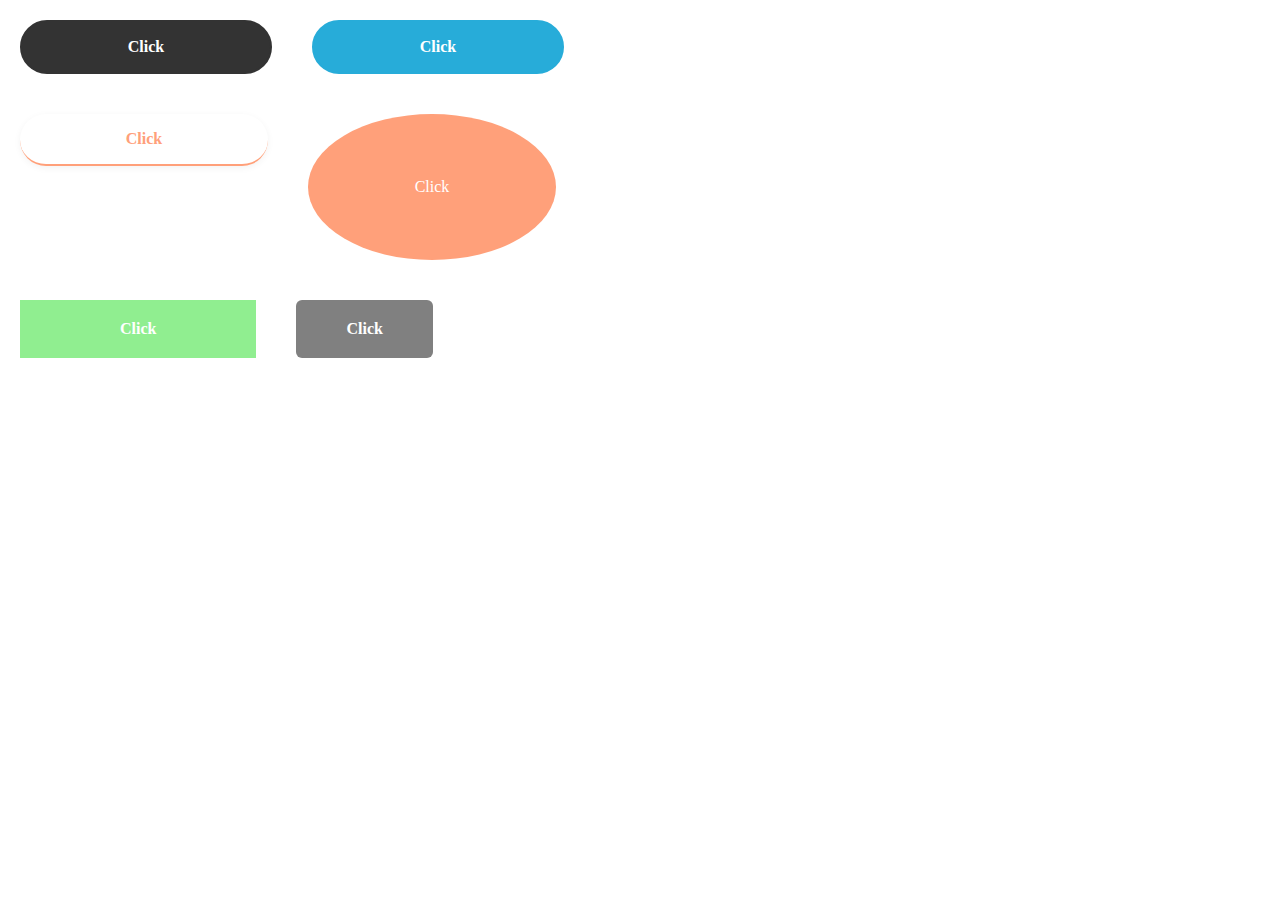
<file: button/index.html>
<!doctype html>
<html lang="ja">

<head>
  <meta charset="utf-8">
  <title>button</title>
  <link rel="stylesheet" href="style.css">
</head>

<body>
  <ul>
    <p>
      <li><a href="" class="btn1">Click</a></li>
      <li><a href="" class="btn2">Click</a></li>
      <li><a href="" class="btn3">Click</a></li>
      <li><a href="" class="btn4">Click</a></li>
      <li><a href="" class="btn5">Click</a></li>
      <li><a href="" class="btn6">Click</a></li>
    </p>
  </ul>
</body>

</html>
</file>
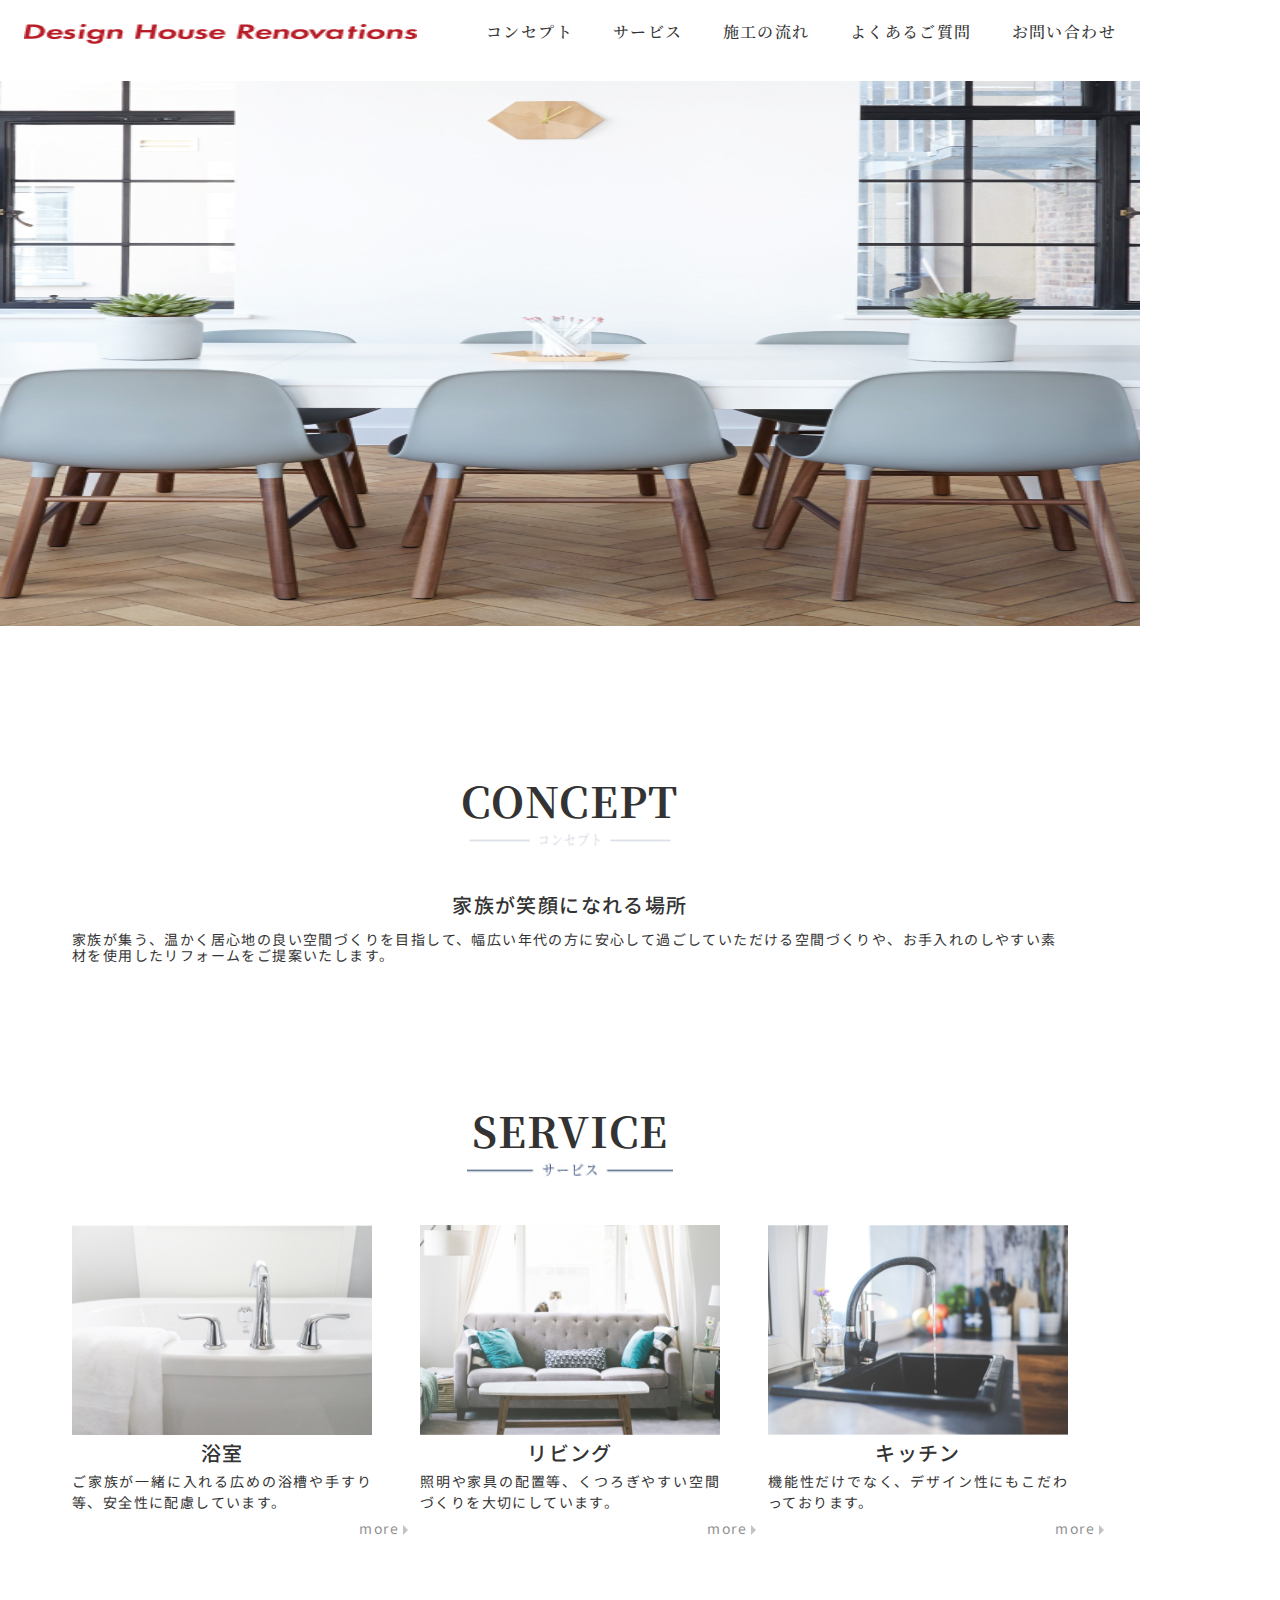
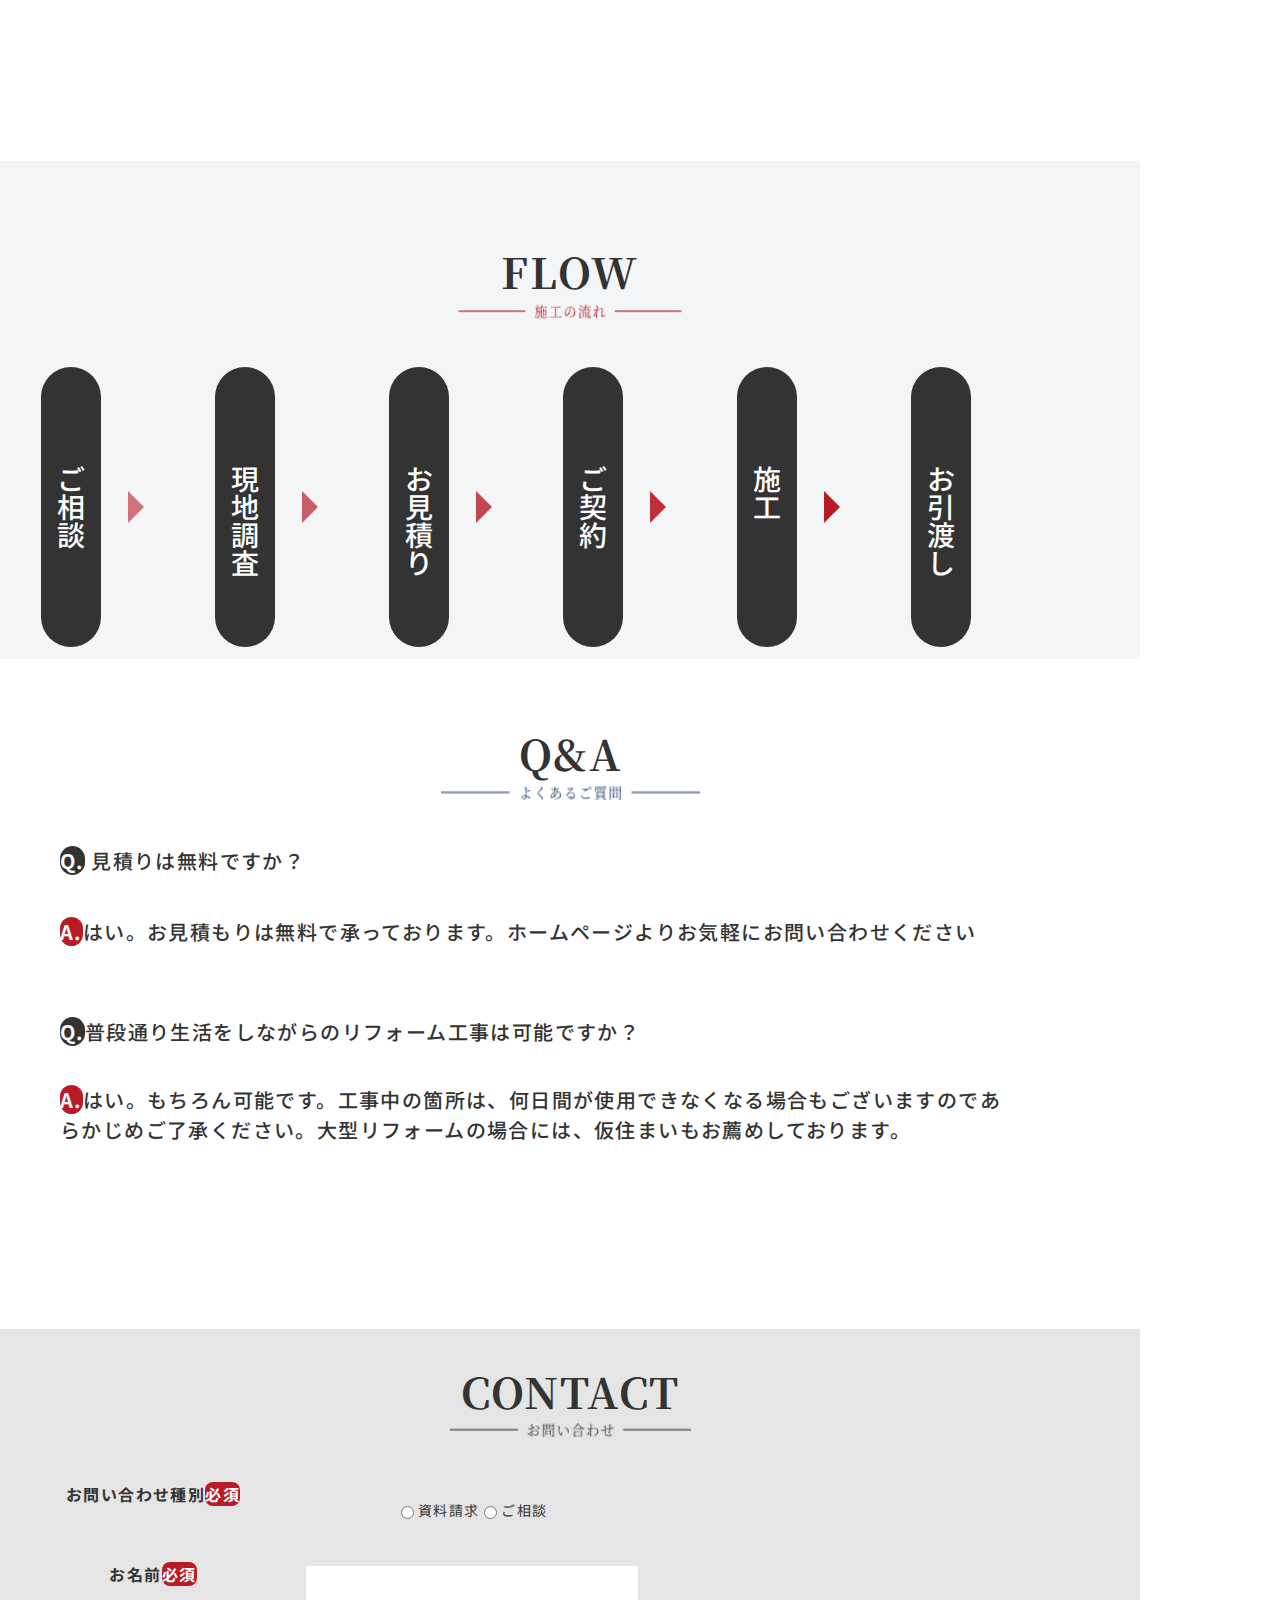
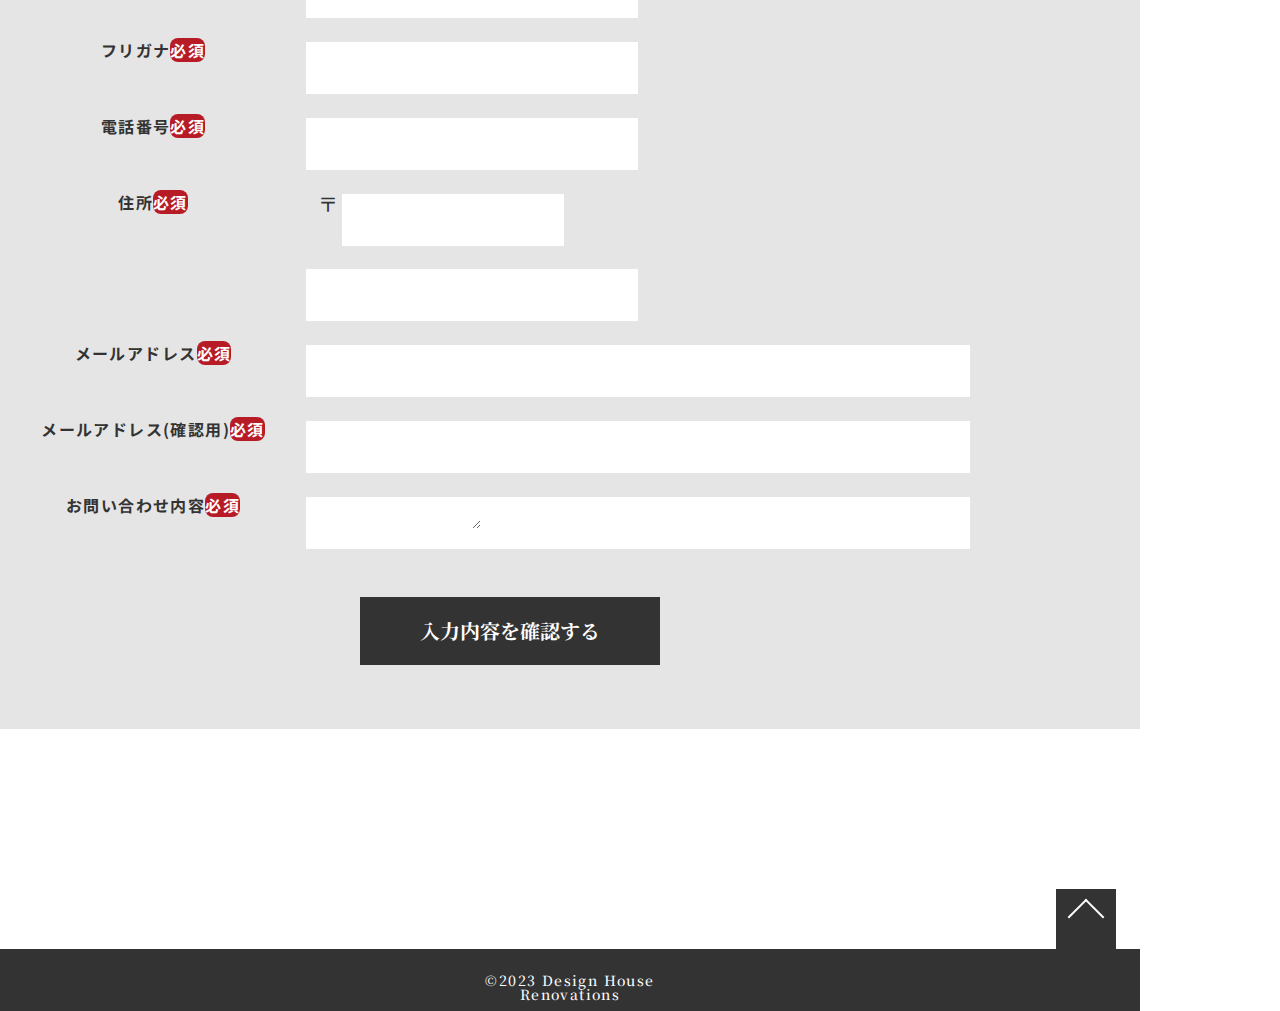
<file: renovation/index.html>
<!DOCTYPE html>
<html lang="ja">

<head>
  <meta charset="UTF-8">
  <meta name="viewport" content="width=device-width, initial-scale=1.0">
  <title>Document</title>
  <link rel="stylesheet" href="css/destyle.css">
  <link rel="stylesheet" href="css/style.css">
  <link rel="preconnect" href="https://fonts.googleapis.com">
  <link rel="preconnect" href="https://fonts.gstatic.com" crossorigin>
  <link href="https://fonts.googleapis.com/css2?family=Noto+Sans+JP&family=Noto+Serif+JP&display=swap" rel="stylesheet">
</head>

<body>
  <header>
    <img src="images/logo.png" alt="ロゴ">
    <div class="nav">
      <input id="drawer_input" class="drawer_hidden" type="checkbox">
      <label for="drawer_input" class="drawer_open"><span></span></label>
      <nav class="nav_content">
        <ul class="nav_list">
          <li class="nav_item"> <a href="#conceptSec"> コンセプト</a></li>
          <li class="nav_item"><a href="#serviseSec">サービス</a></li>
          <li class="nav_item"><a href="#flowSec">施工の流れ</a></li>
          <li class="nav_item"><a href="#qaSec">よくあるご質問</a></li>
          <li class="nav_item"><a href="#contactSec">お問い合わせ</a></li>
        </ul>
      </nav>
    </div><!-- /nav -->
  </header>

  <main>
    <img class="hero3" src="images/hero 3.png" alt="トップ画">
    <section id="conceptSec">
      <div class="inner">
        <h1>CONCEPT</h1>
        <img src="images/consept-title.png" alt="コンセプトタイトル" class="inner_img">
        <h2>家族が笑顔になれる場所</h2>
        <p>家族が集う、温かく居心地の良い空間づくりを目指して、幅広い年代の方に安心して過ごしていただける空間づくりや、お手入れのしやすい素材を使用したリフォームをご提案いたします。</p>
      </div><!-- /inner -->
    </section><!-- conceptSec -->

    <section id="serviseSec">
      <div class="inner">
        <h1>SERVICE</h1>
        <img src="images/service-title.png" alt="サービスタイトル" class="inner_img">
        <div class="list_img">
          <figure>
            <img src="images/list-1-img.png" alt="リスト1画像" class="list_img_item">
            <p class="sub_title">浴室</p>
            <figcaption>ご家族が一緒に入れる広めの浴槽や手すり等、安全性に配慮しています。</figcaption>
            <p class="more">more<span></span></p>
          </figure>
          <figure>
            <img src="images/list-2-img.png" alt="リスト2画像" class="list_img_item">
            <p class="sub_title">リビング</p>
            <figcaption>照明や家具の配置等、くつろぎやすい空間づくりを大切にしています。</figcaption>
            <p class="more">more<span></span></p>
          </figure>
          <figure>
            <img src="images/list-3-img.png" alt="リスト3画像" class="list_img_item">
            <p class="sub_title">キッチン</p>
            <figcaption>機能性だけでなく、デザイン性にもこだわっております。</figcaption>
            <p class="more">more<span></span></p>
          </figure>
        </div><!-- list_img -->
      </div><!-- /inner -->
    </section><!-- serviseSec -->

    <section id="flowSec">
      <div class="inner">
        <h1>FLOW</h1>
        <img src="images/flow-title.png" alt="フロウタイトル" class="inner_img">
        <ul>
          <li class="text">ご相談</li>
          <li class="kigou1"></li>
          <li class="text">現地調査</li>
          <li class="kigou2"></li>
          <li class="text">お見積り</li>
          <li class="kigou3"></li>
          <li class="text">ご契約</li>
          <li class="kigou4"></li>
          <li class="text">施工</li>
          <li class="kigou5"></li>
          <li class="text">お引渡し</li>
        </ul>
      </div><!-- /inner -->
    </section><!-- flowSec -->

    <section id="qaSec">
      <div class="inner">
        <h1>Q&A</h1>
        <img src="images/qa-title.png" alt="Q&Aタイトル" class="inner_img">
        <p class="q1"><span class="question">Q.</span> 見積りは無料ですか？</p>
        <p class="a1"><span class="answer">A.</span>はい。お見積もりは無料で承っております。ホームページよりお気軽にお問い合わせください</p>
        <p class="q2"><span class="question">Q.</span>普段通り生活をしながらのリフォーム工事は可能ですか？</p>
        <p class="a2"><span class="answer">A.</span>はい。もちろん可能です。工事中の箇所は、何日間が使用できなくなる場合もございますのであ <br class="onlypc">
          らかじめご了承ください。大型リフォームの場合には、仮住まいもお薦めしております。
        </p>
      </div><!-- /inner -->
    </section><!-- qaSec -->

    <section id="contactSec">
      <div class="inner">
        <h1>CONTACT</h1>
        <img src="images/contact-title.png" alt="タイトル" class="inner_img">
        <form action="" method="">
          <table class=" contact-table">
            <tr>
              <th>
                <p class="contact-item contact-item1">お問い合わせ種別<span>必須</span></p>
              </th>
              <td>
                <p class="toiawase"><label>
                    <input type="radio" name="toiawase" value="資料請求"> 資料請求</label>
                  <label> <input type="radio" name="toiawase" value="ご相談"> ご相談</label>
                </p>
              </td>
            </tr>
            <tr>
              <th class="contact-item contact-item2">お名前<span>必須</span></th>
              <td class="contact-body1 input1">
                <input type="text" name="user_name">
              </td>
            </tr>
            <tr>
              <th class="contact-item contact-item3">フリガナ<span>必須</span></th>
              <td class="contact-body1 input2">
                <input type="text" name="user_name_kana">
              </td>
            </tr>
            <tr>
              <th class="contact-item contact-item4">電話番号<span>必須</span></th>
              <td class="contact-body1 input3">
                <input type="tel" name="user_tel">
              </td>
            </tr>
            <tr>
              <th class="contact-item contact-item5">住所<span>必須</span></th>
              <td class="contact-body2 input4">
                <input type="text" name="user_postal_code">
              </td>
              <td class="contact-body1 input5">
                <input type="text" name="user_address">
              </td>
            </tr>
            <tr>
              <th class="contact-item contact-item6">メールアドレス<span>必須</span></th>
              <td class="contact-body1 input6">
                <input type="email" name="user_email1">
              </td>
            </tr>
            <tr>
              <th class="contact-item contact-item7">メールアドレス(確認用)<span>必須</span></th>
              <td class="contact-body1 input7">
                <input type="email" name="user_email2">
              </td>
            </tr>
            <tr>
              <th class="contact-item contact-item8">お問い合わせ内容<span>必須</span></th>
              <td class="contact-body3 input8">
                <textarea name="お問い合わせ内容"></textarea>
              </td>
            </tr>
            <tr>
              <th></th>
              <td>
                <input class="contact-submit" type="submit" value="入力内容を確認する" />
              </td>
            </tr>
          </table>
        </form>
      </div><!-- /inner -->
    </section><!-- contactSec -->

    <a href="#" id="page-top"></a>

  </main>

  <footer>
    <p>&copy;2023 Design House Renovations</p>
  </footer>

</body>

</html>
</file>
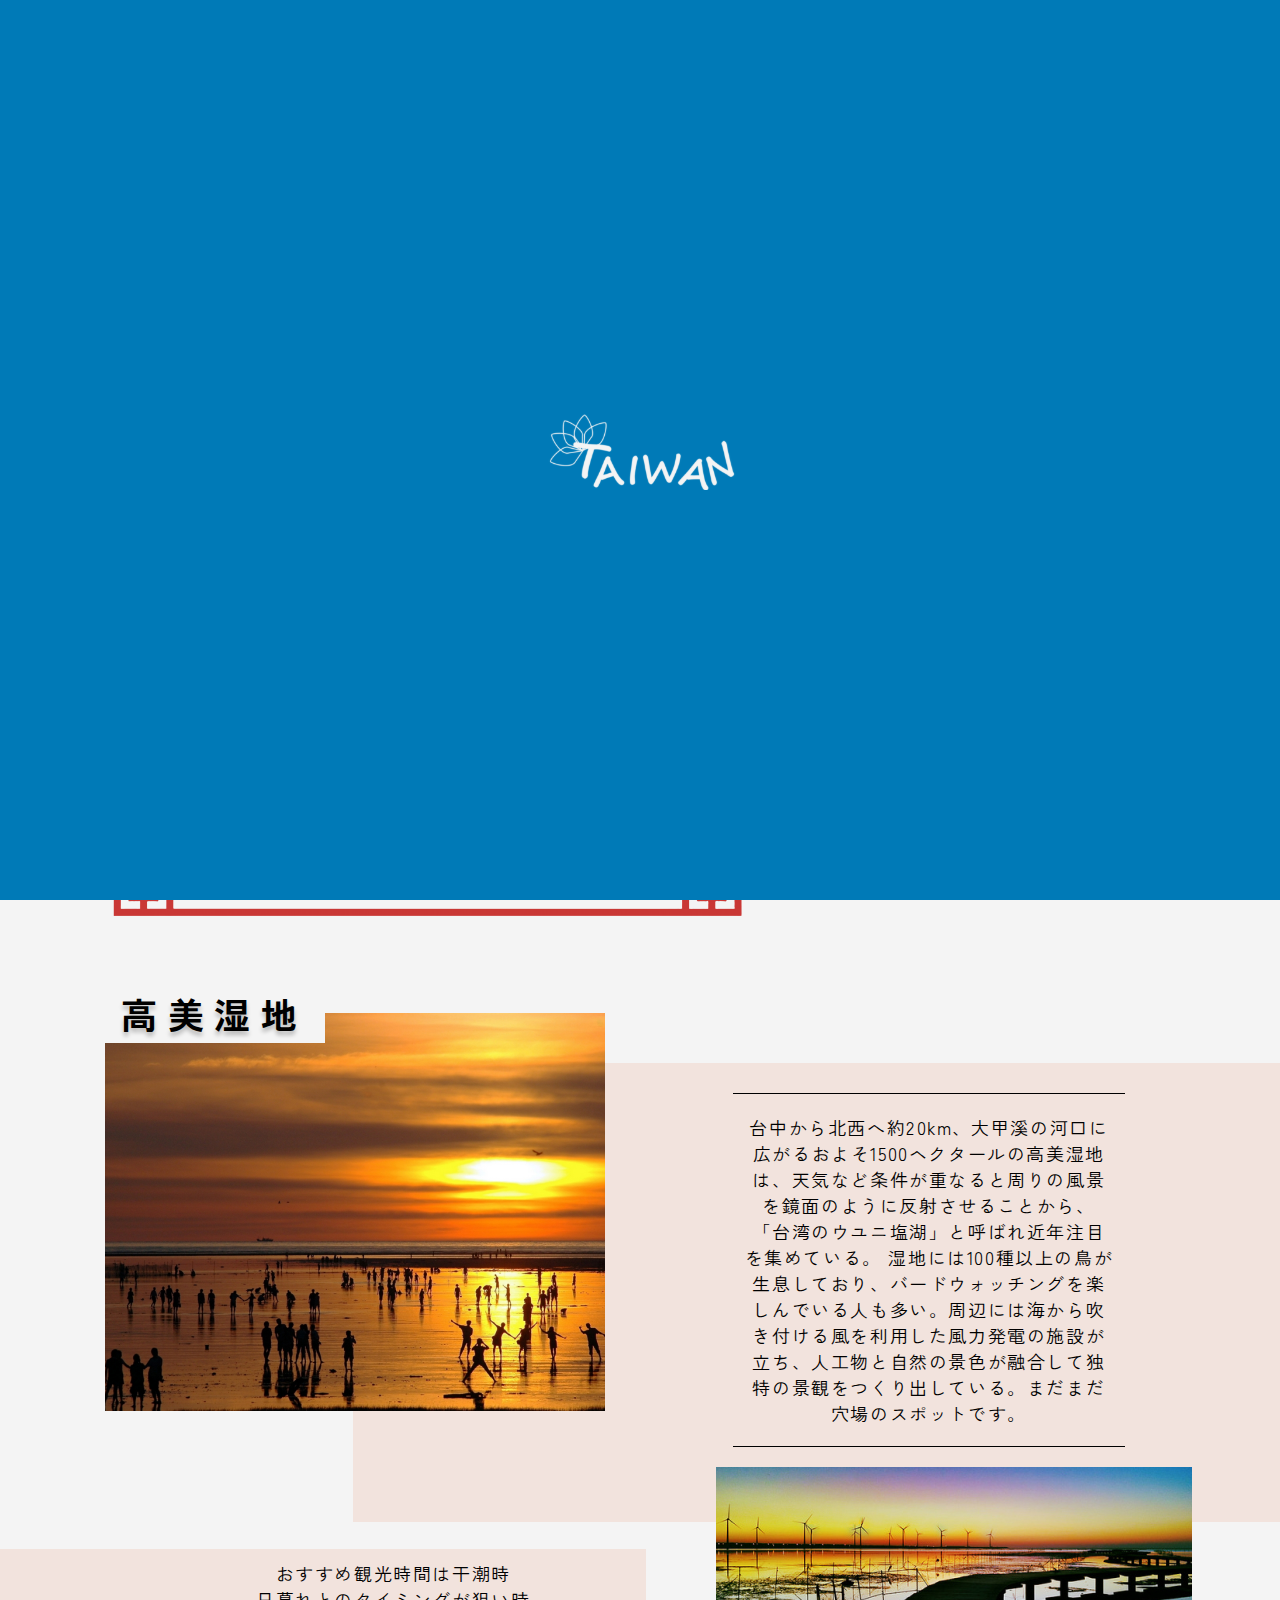
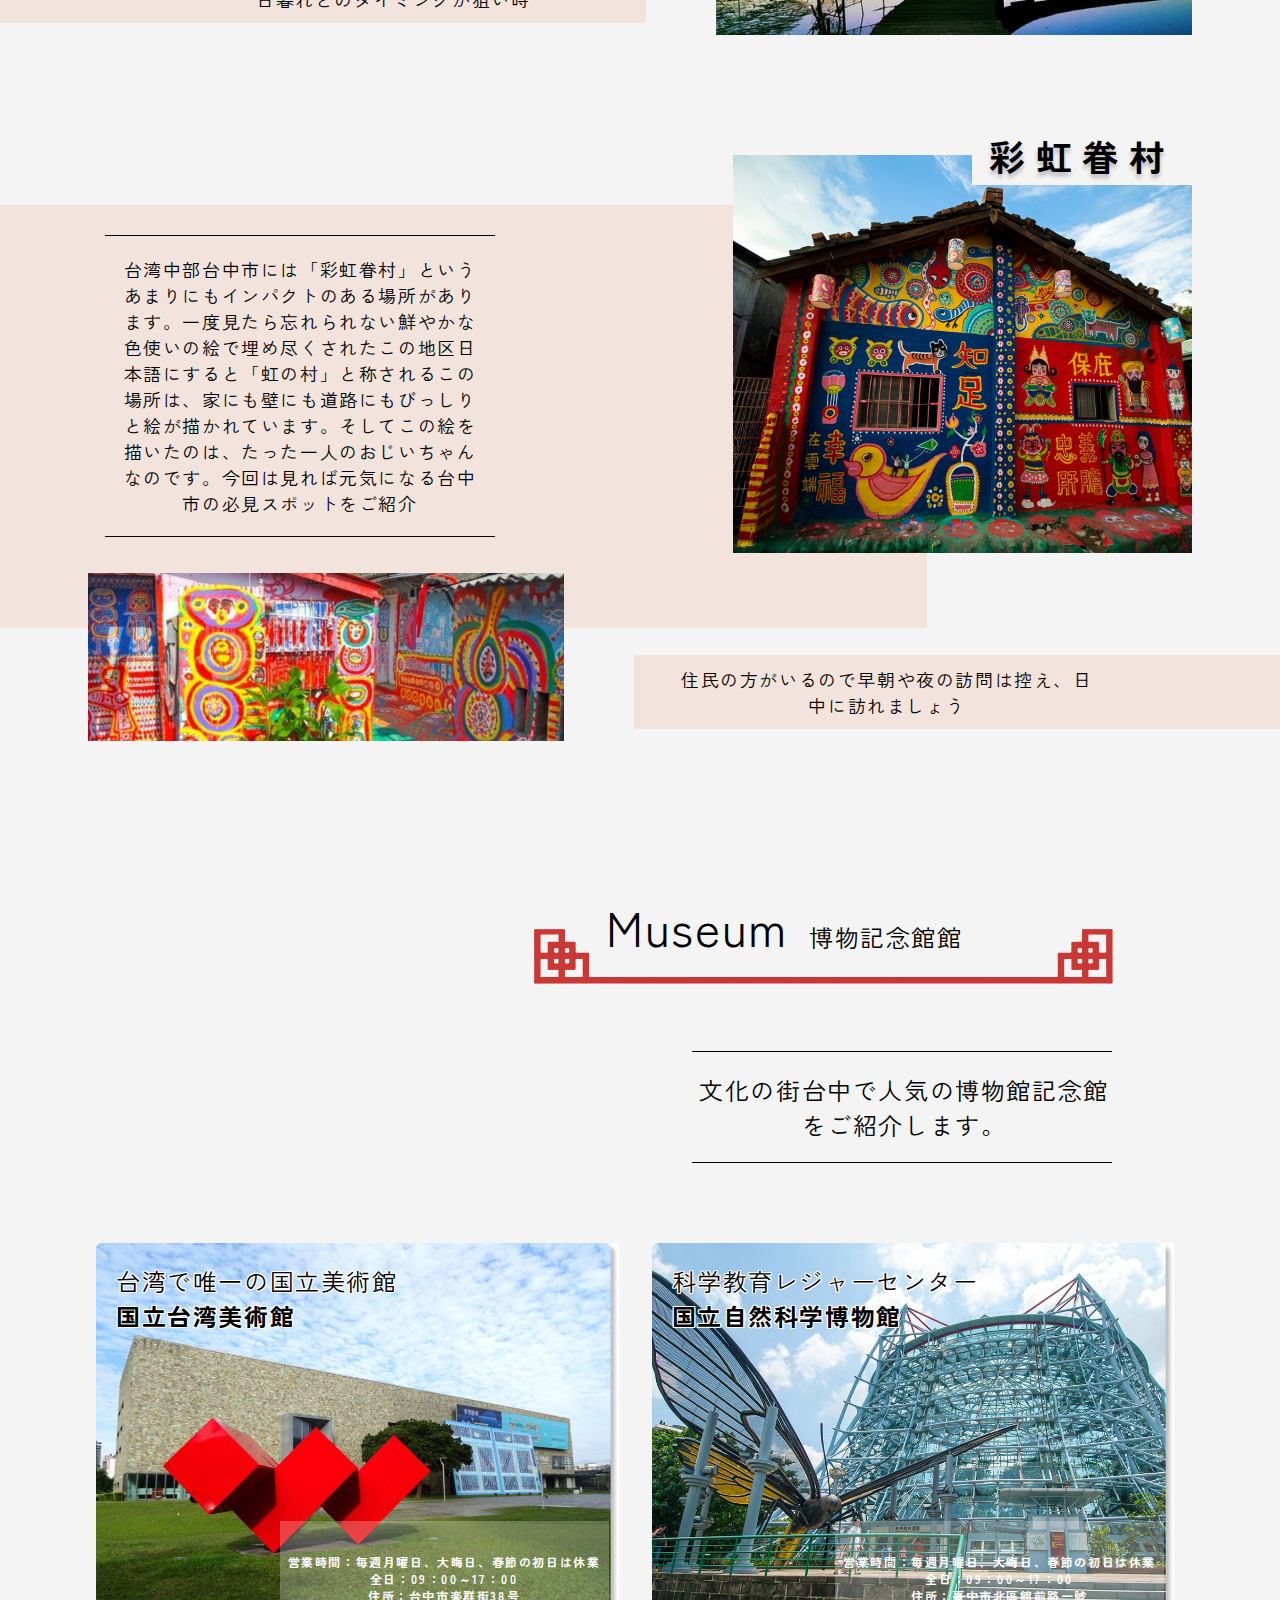
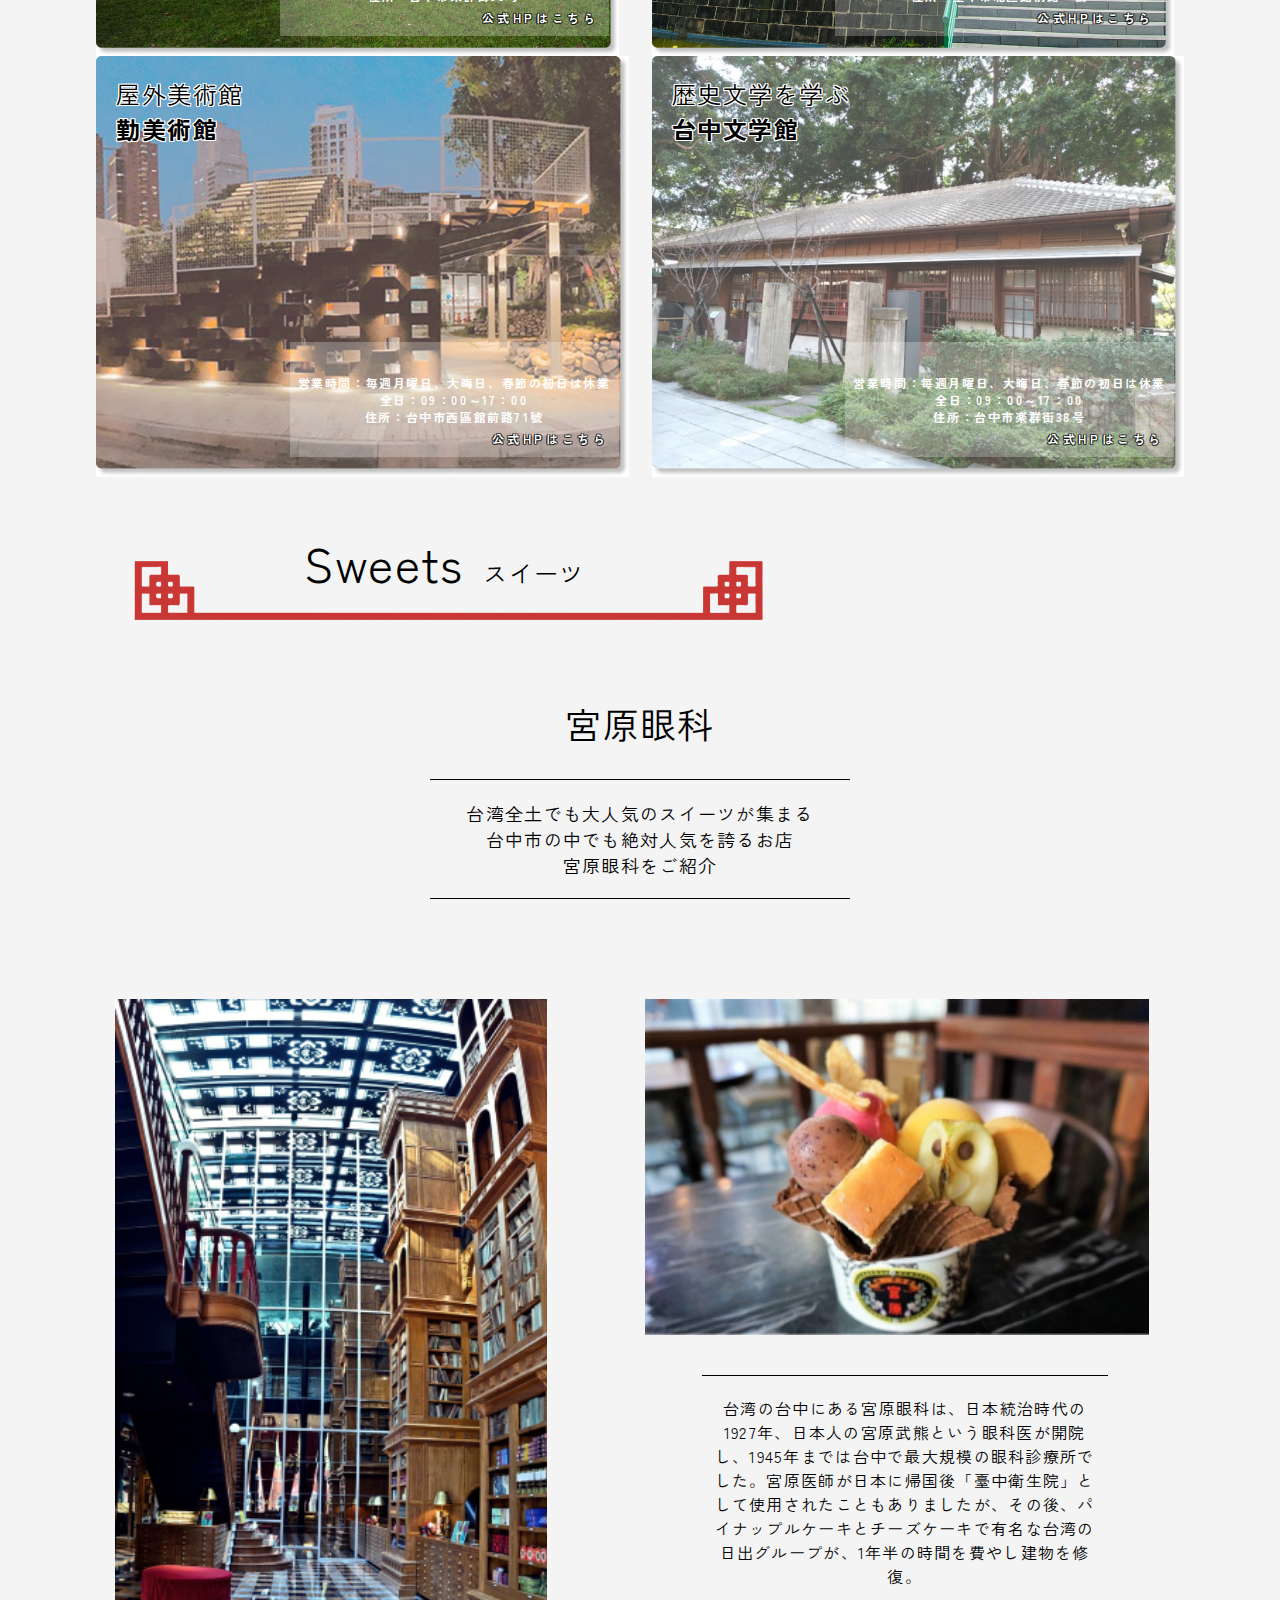
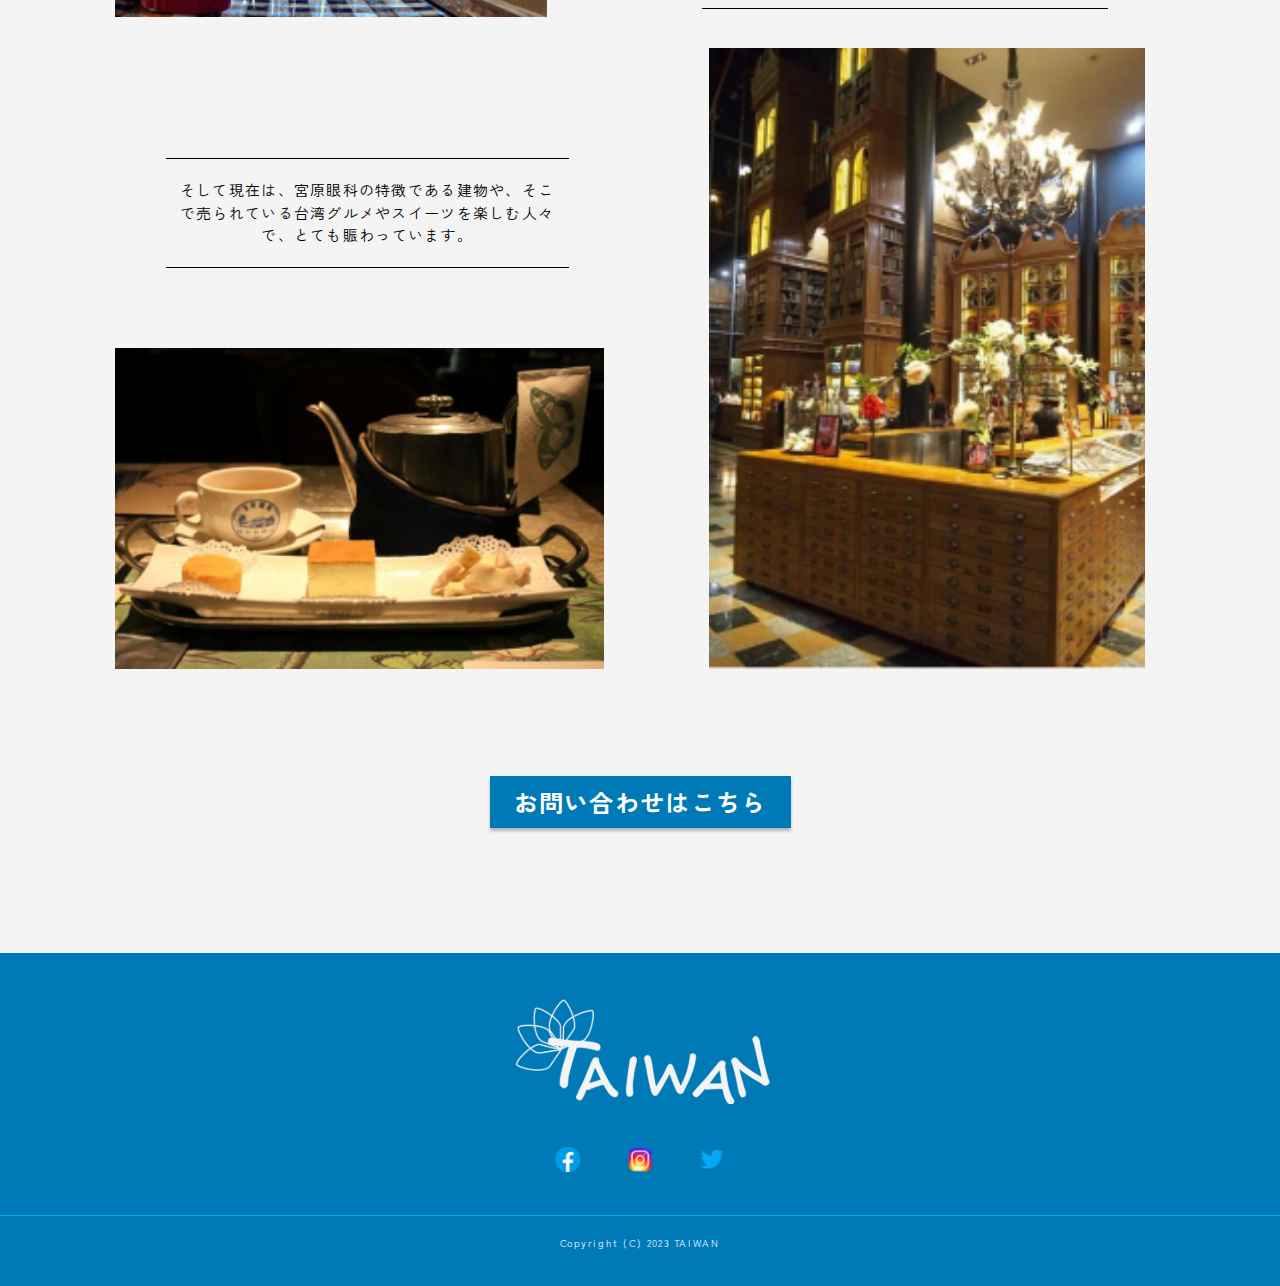
<file: taichung/index.html>
<!DOCTYPE html>
<html lang="ja">

<head>
  <meta charset="UTF-8" />
  <meta http-equiv="X-UA-Compatible" content="IE=edge" />
  <meta name="viewport" content="width=device-width, initial-scale=1.0" />
  <meta name="description" content="台湾の観光スポットをご紹介。台北・台中・台南の観光名所やグルメが盛りだくさん！">
  <title>台湾観光 | 台中</title>
  <link rel="icon" href="images/icontaiwan.svg">
  <link rel="stylesheet" href="css/vendors/reset.css" />
  <link href="https://fonts.googleapis.com/css2?family=Zen+Kaku+Gothic+New:wght@400;500;700&display=swap"
    rel="stylesheet" />
  <link rel="stylesheet" href="css/vendors/swiper-bundle.min.css" />
  <link rel="stylesheet" href="css/taichung.css" />
</head>

<body id="body">
  <div id="loader">
    <img src="images/mobile-logo.svg" alt="ロゴ" />
  </div>
  <div id="global-container">
    <section class="modal1">
      <div class="modal1__cover"></div>
      <div class="modal1__close">
        <span></span>
        <span></span>
      </div>
      <div class="modal1__content">
        <div class="modal1__content__title">国立台湾美術館</div>
        <figure class="modal1__content__img">
          <img src="images/modal1-sp.jpg" alt="国立台湾美術館" />
        </figure>
        <div class="modal1__content__description">
          営業時間：毎週月曜日、大晦日、春節の初日は休業<br>
          火曜日〜金曜日：09：00〜17：00<br>
          土日：09：00〜18：00<br>
          住所： 台湾 西区台中 西區五權西路一段2號
        </div>
        <div class="modal1__content__link">
          <a href="">公式HPはこちら</a>
        </div>
      </div>
    </section>
    <section class="modal2">
      <div class="modal2__cover"></div>
      <div class="modal2__close">
        <span></span>
        <span></span>
      </div>
      <div class="modal2__content">
        <div class="modal2__content__title">国立自然科学博物館</div>
        <figure class="modal2__content__img">
          <img src="images/modal2-sp.jpg" alt="国立自然科学博物館" />
        </figure>
        <div class="modal2__content__description">
          営業時間：毎週月曜日、大晦日、春節の初日は休業<br>
          全日：09：00〜17：00<br>
          住所： 臺中市北區館前路一號
        </div>
        <div class="modal2__content__link">
          <a href="">公式HPはこちら</a>
        </div>
      </div>
    </section>
    <section class="modal3">
      <div class="modal3__cover"></div>
      <div class="modal3__close">
        <span></span>
        <span></span>
      </div>
      <div class="modal3__content">
        <div class="modal3__content__title">勤美術館</div>
        <figure class="modal3__content__img">
          <img src="images/modal3-sp.jpg" alt="勤美術館" />
        </figure>
        <div class="modal3__content__description">
          営業時間：毎週月曜日、大晦日、春節の初日は休業<br>
          全日：09：00〜17：00<br>
          住所：台中市西區館前路71號
        </div>
        <div class="modal3__content__link">
          <a href="">公式HPはこちら</a>
        </div>
      </div>
    </section>
    <section class="modal4">
      <div class="modal4__cover"></div>
      <div class="modal4__close">
        <span></span>
        <span></span>
      </div>
      <div class="modal4__content">
        <div class="modal4__content__title">台中文学館</div>
        <figure class="modal4__content__img">
          <img src="images/modal4-sp.jpg" alt="台中文学館" />
        </figure>
        <div class="modal4__content__description">
          営業時間：毎週月曜日、大晦日、春節の初日は休業<br>
          全日：09：00〜17：00<br>
          住所：台中市楽群街38号
        </div>
        <div class="modal4__content__link">
          <a href="">公式HPはこちら</a>
        </div>
      </div>
    </section>
    <div class="nav-trigger"></div>
    <header class="header">
      <div class="header__inner">
        <div class="header__inner__logo">
          <a href="../top/index.html"><img src="images/mobile-logo.svg" alt="ロゴ" /></a>
        </div>
        <nav class="header__inner__nav">
          <ul>
            <li><a href="../top/index.html">TOP</a></li>
            <li><a href="../taipei/index.html">台北</a></li>
            <li><a href="index.html">台中</a></li>
            <li><a href="../tainan/index.html">台南</a></li>
            <li><a href="#">お問い合わせ</a></li>
          </ul>
        </nav>
        <button class="mobile-menu__open-btn">
          <span></span>
          <span></span>
          <span></span>
        </button>
      </div>
    </header>
    <nav class="mobile-menu" role="dialog" aria-modal="true" aria-label="dialog-title"
      aria-describedby="dialog-description">
      <h2 class="mobile-menu__title" id="dialog-title">モバイル用メニュー</h2>
      <p class="mobile-menu__description" id="dialog-description">各ページやSNSのリンクを利用できます</p>
      <ul class="mobile-menu__content">
        <li class="mobile-menu__content__item">
          <a class="mobile-menu__content__item__link" href="../top/index.html" tabindex="-1">TOP</a>
        </li>
        <li class="mobile-menu__content__item">
          <a class="mobile-menu__content__item__link" href="../taipei/index.html" tabindex="-1">台北</a>
        </li>
        <li class="mobile-menu__content__item">
          <a class="mobile-menu__content__item__link" href="index.html" tabindex="-1">台中</a>
        </li>
        <li class="mobile-menu__content__item">
          <a class="mobile-menu__content__item__link" href="../tainan/index.html" tabindex="-1">台南</a>
        </li>
        <li class="mobile-menu__content__item">
          <a class="mobile-menu__content__item__link" href="#" tabindex="-1">お問い合わせ</a>
        </li>
        <li class="mobile-menu__content__item">
          <a href="../top/index.html" class="mobile-menu__content__item__link" tabindex="-1"><img
              src="images/mobile-logo.svg" alt="ロゴ" />
          </a>
        </li>
        <li class="mobile-menu__content__item">
          <a href="" class="mobile-menu__content__item__link" tabindex="-1"><img src="images/facebook.svg"
              alt="フェイスブック" /></a>
          <a href="" class="mobile-menu__content__item__link" tabindex="-1"><img src="images/instagram.svg"
              alt="インスタグラム" /></a>
          <a href="" class="mobile-menu__content__item__link" tabindex="-1"><img src="images/twitter.svg"
              alt="ツイッター" /></a>
        </li>
      </ul>
      <button class="mobile-menu__close-btn" tabindex="-1">
        <span></span>
        <span></span>
        <span></span>
      </button>
    </nav>
    <section class="hero">
      <div class="hero__inner">
        <img src="images/hero-title.svg" alt="台北" class="hero__inner__title">
        <div class="hero__inner__description">台湾で2番目の大都市を誇る台中市。台中市は台湾中部の台中盆地にあり、いくつもの河川が台中市の中心地を貫いています。
        </div>
        <picture class="hero__inner__scroll">
          <source srcset="images/scroll-pc.svg" media="(min-width: 767px)" type="image/svg" />
          <img src="images/scroll-sp.svg" alt="スクロール">
        </picture>
      </div>
    </section>
    <section class="breadcrumb">
      <div class="breadcrumb__inner">
        <ul class="breadcrumb__list" itemscope="" itemtype="https://schema.org/BreadcrumbList">
          <li class="breadcrumb__item" itemprop="itemListElement" itemscope="" itemtype="https://schema.org/ListItem">
            <a itemprop="item" href="../top/index.html"><span itemprop="name">Home</span></a>
            <meta itemprop="position" content="1">
          </li>
          <li class="breadcrumb__item" itemprop="itemListElement" itemscope="" itemtype="https://schema.org/ListItem">
            <a itemprop="item" href="index.html"><span itemprop="name">台中</span></a>
            <meta itemprop="position" content="2">
          </li>
        </ul>
      </div>
    </section>
    <section class="attraction">
      <div class="attraction__inner">
        <div class="attraction__inner__title">
          Attraction<span>観光名所</span>
        </div>
        <div class="attraction__inner__item1">
          <figure class="attraction__inner__item1__img">
            <picture>
              <source srcset="images/swamp1-pc.jpg" media="(min-width: 767px)" type="image/jpg">
              <img src="images/swamp1-sp.jpg" alt="高美湿地1">
            </picture>
          </figure>
          <div class="attraction__inner__item1__text">
            台中から北西へ約20km、大甲溪の河口に広がるおよそ1500ヘクタールの高美湿地は、天気など条件が重なると周りの風景を鏡面のように反射させることから、「台湾のウユニ塩湖」と呼ばれ近年注目を集めている。
            湿地には100種以上の鳥が生息しており、バードウォッチングを楽しんでいる人も多い。周辺には海から吹き付ける風を利用した風力発電の施設が立ち、人工物と自然の景色が融合して独特の景観をつくり出している。まだまだ穴場のスポットです。
          </div>
        </div>
        <div class="attraction__inner__item2">
          <div class="attraction__inner__item2__img">
            <picture>
              <source srcset="images/swamp2-pc.jpg" media="(min-width: 767px)" type="image/jpg">
              <img src="images/swamp2-sp.jpg" alt="高美湿地2">
            </picture>
          </div>
          <div class="attraction__inner__item2__text">おすすめ観光時間は干潮時<br>
            日暮れとのタイミングが狙い時</div>
        </div>
        <span class="attraction__inner__border"></span>
        <div class="attraction__inner__item3">
          <figure class="attraction__inner__item3__img">
            <picture>
              <source srcset="images/rainbow1-pc.jpg" media="(min-width: 767px)" type="image/jpg">
              <img src="images/rainbow1-sp.jpg" alt="彩虹眷村">
            </picture>
          </figure>
          <div class="attraction__inner__item3__text">
            台湾中部台中市には「彩虹眷村」というあまりにもインパクトのある場所があります。一度見たら忘れられない鮮やかな色使いの絵で埋め尽くされたこの地区日本語にすると「虹の村」と称されるこの場所は、家にも壁にも道路にもびっしりと絵が描かれています。そしてこの絵を描いたのは、たった一人のおじいちゃんなのです。今回は見れば元気になる台中市の必見スポットをご紹介
          </div>
        </div>
        <div class="attraction__inner__item4">
          <div class="attraction__inner__item4__img">
            <picture>
              <source srcset="images/rainbow2-pc.jpg" media="(min-width: 767px)" type="image/jpg">
              <img src="images/rainbow2-sp.jpg" alt="彩虹眷村">
            </picture>
          </div>
          <div class="attraction__inner__item4__text">住民の方がいるので早朝や夜の訪問は控え、日中に訪れましょう</div>
        </div>
      </div>
    </section>
    <section class="museum">
      <div class="museum__inner">
        <div class="museum__inner__title">Museum<span>博物記念館館</span></div>
        <span class="museum__inner__pc-line"></span>
        <p class="museum__inner__text">文化の街台中で人気の博物館記念館をご紹介します。</p>
        <span class="museum__inner__line1"></span>

        <div class="museum__inner__container1">
          <div class="museum__inner__container1__box1 modal1__trigger">
            <picture class="museum__inner__container1__box1__pbox1">
              <source class="museum__inner__container1__box1__pbox1__source1" srcset="images/img(22).jpg"
                media="(min-width: 767px)" type="image/jpg">
              <img src="images/img (2).jpg" class="museum__inner__container1__box1__pbox1__pic1" alt="写真1">
            </picture>
            <p class="museum__inner__container1__box1__text1">台湾で唯一の国立美術館<br> <span>国立台湾美術館</span> </p>
            <p class="museum__inner__container1__box1__pcinfo1">
              営業時間：毎週月曜日、大晦日、春節の初日は休業<br>
              全日：09：00～17：00<br>
              住所：台中市楽群街38号
            </p>
            <p class="museum__inner__container1__box1__hp1" href="#">公式HPはこちら</p>
          </div>

          <div class="museum__inner__container1__box2 modal2__trigger">
            <picture class="museum__inner__container1__box2__pbox2">
              <source class="museum__inner__container1__box2__pbox2__source2" srcset="images/img(23).jpg"
                media="(min-width: 767px)" type="image/jpg">
              <img src="images/img (3).jpg" class="museum__inner__container1__box2__pbox2__pic2" alt="写真2">
            </picture>
            <p class="museum__inner__container1__box2__text2">科学教育レジャーセンター<br><span>国立自然科学博物館</span></p>
            <p class="museum__inner__container1__box2__pcinfo2">
              営業時間：毎週月曜日、大晦日、春節の初日は休業<br>
              全日：09：00～17：00<br>
              住所：臺中市北區館前路一號
            </p>
            <p class="museum__inner__container1__box2__hp2" href="#">公式HPはこちら</p>
          </div><!-- museum__inner__container1__box2 -->
        </div><!-- museum__inner__container1 -->

        <div class="museum__inner__container2">
          <div class="museum__inner__container2__box3 modal3__trigger">
            <picture class="museum__inner__container2__box3__pbox3">
              <source class="museum__inner__container2__box3__pbox3__source3" srcset="images/img(24).jpg"
                media="(min-width: 767px)" type="image/jpg">
              <img src="images/img (4).jpg" class="museum__inner__container2__box3__pbox3__pic3" alt="写真3">
              <p class="museum__inner__container2__box3__text3">屋外美術館<br><span>勤美術館</span></p>
              <p class="museum__inner__container2__box3__pcinfo3">
                営業時間：毎週月曜日、大晦日、春節の初日は休業<br>
                全日：09：00～17：00<br>
                住所：台中市西區館前路71號
              </p>
              <p class="museum__inner__container2__box3__hp3" href="#">公式HPはこちら</p>
            </picture>
          </div><!-- museum__inner__container1__box3 -->

          <div class="museum__inner__container2__box4 modal4__trigger">
            <picture class="museum__inner__container2__box4__pbox4">
              <source class="museum__inner__container2__box4__pbox4__source4" srcset="images/img(25).jpg"
                media="(min-width: 767px)" type="image/jpg">
              <img src="images/img (21).jpg" class="museum__inner__container2__box4__pbox4__pic4" alt="写真4">
              <p class="museum__inner__container2__box4__text4">歴史文学を学ぶ<br><span>台中文学館</span></p>
              <p class="museum__inner__container2__box4__pcinfo4">
                営業時間：毎週月曜日、大晦日、春節の初日は休業<br>
                全日：09：00～17：00<br>
                住所：台中市楽群街38号
              </p>
              <p class="museum__inner__container2__box4__hp4" href="#">公式HPはこちら</p>
            </picture>
          </div><!-- museum__inner__container1__box4 -->
        </div><!-- museum__inner__container2 -->
        <span class="museum__inner__sp-line"></span>
      </div><!-- museum__inner -->
    </section>

    <section class="sweets">
      <div class="sweets__inner">
        <div class="sweets__inner__title">Sweets<span>スイーツ</span></div>
        <div class="sweets__inner__onlypc-top">
          <h1 class="sweets__inner__onlypc-top__pc-top">宮原眼科</h1>
          <span class="sweets__inner__onlypc-top__pc-line"></span>
          <p class="sweets__inner__onlypc-top__information">
            台湾全土でも大人気のスイーツが集まる<br> 台中市の中でも絶対人気を誇るお店<br>宮原眼科をご紹介</p>
          <span class="sweets__inner__onlypc-top__underline"></span>
          <h1 class="sweets__inner__onlypc-top__sp-top">宮原眼科</h1>
        </div>
        <div class="sweets__inner__container1">
          <div class="sweets__inner__container1__wrap1">
            <picture>
              <source srcset="images/img4.jpg" media="(min-width: 767px)" type="image/jpg">
              <img src="images/img1.jpg" class="sweets__inner__container1__wrap1__pic1" alt="写真1">
            </picture>
          </div><!-- class="sweets__inner__container1__wrap1" -->

          <div class="sweets__inner__container1__wrap2">
            <picture>
              <source srcset="images/img5.jpg" media="(min-width: 767px)" type="image/jpg">
              <img src="images/img2.jpg" class="sweets__inner__container1__wrap2__pic2" alt="写真2">
            </picture>
            <img src="images/img3.jpg" class="sweets__inner__container1__wrap2__pic3" alt="写真3">
            <span class="sweets__inner__container1__wrap2__pc-line1"></span>
            <p class="sweets__inner__container1__wrap2__article1">
              台湾の台中にある宮原眼科は、日本統治時代の<br>1927年、日本人の宮原武熊という眼科医が開院<br>し、1945年までは台中で最大規模の眼科診療所で<br>した。宮原医師が日本に帰国後「臺中衛生院」と<br>して使用されたこともありましたが、その後、パ<br>イナップルケーキとチーズケーキで有名な台湾の<br>日出グループが、1年半の時間を費やし建物を修<br>復。
            </p><!-- class="sweets__inner__article1" -->
            <span class="sweets__inner__container1__wrap2__pc-line2"></span>
          </div><!-- class="sweets__inner__container1__wrap2" -->
        </div>
        <p class="sweets__inner__article2">
          台湾の台中にある宮原眼科は、日本統治時代<br>の1927年、日本人の宮原武熊という眼科医が<br>開院し、1945年までは台中で最大規模の眼科<br>診療所でした。宮原医師が日本に帰国後「臺<br>中衛生院」として使用されたこともありまし<br>たが、その後、パイナップルケーキとチーズ<br>ケーキで有名な台湾の日出グループが、1年半<br>の時間を費やし建物を修復。
        </p>
        <div class="sweets__inner__container2">
          <div class="sweets__inner__container2__wrap3">
            <!-- <span class="sweets__inner__container2__wrap3__pc-line3"></span> -->
            <p class="sweets__inner__container2__wrap3__pc-note">
              そして現在は、宮原眼科の特徴である建物や、そこで売られている台湾グルメやスイーツを楽しむ人々で、とても賑わっています。
            </p><!-- class="sweets__inner__container2__wrap3__pc-note"-->
            <!-- <span class="sweets__inner__container2__wrap3__pc-line4"></span> -->
            <figure>
              <picture>
                <source srcset="images/img6.jpg" media="(min-width: 767px)" type="image/jpg">
                <img src="images/img4.jpg" class="sweets__inner__container2__wrap3__pic4" alt="写真4">
              </picture>
            </figure>
          </div><!-- class="sweets__inner__container__wrap3" -->

          <div class="sweets__inner__container2__wrap4">
            <picture>
              <source srcset="images/img2.jpg" media="(min-width: 767px)" type="image/jpg">
              <img src="images/img5.jpg" class="sweets__inner__container2__wrap4__pic5" alt="写真5">
            </picture>
            <img src="images/img6.jpg" class="sweets__inner__container2__wrap4__pic6" alt="写真6">
          </div><!-- class="sweets__inner__container2__wrap4 -->
        </div><!-- class="sweets__inner__container2" -->

        <p class="sweets__inner__note">
          そして現在は、宮原眼科の特徴である建物や、そこで売られている台湾グルメやスイーツを楽しむ人々で、とても賑わっています。
        </p><!-- class="sweets__inner__note" -->

        <span class="sweets__inner__sp-line"></span>
        <div class="sweets__inner__btn">お問い合わせはこちら</div>

      </div><!-- class="sweets__inner" -->
    </section><!-- class="sweets" -->

    <div class="page-top-btn">
      <img src="images/page-top-sp.svg" alt="ページトップボタン">
    </div>
    <footer class="footer">
      <div class="footer__logo">
        <a href="../top/index.html"><img src="images/mobile-logo.svg" alt="ロゴ" /></a>
      </div>
      <div class="footer__sns">
        <img src="images/facebook.svg" alt="フェイスブック" />
        <img src="images/instagram.svg" alt="インスタグラム" />
        <img src="images/twitter.svg" alt="ツイッター" />
      </div>
      <div class="footer__copyright">Copyright (C) 2023 TAIWAN</div>
    </footer>
  </div>
  <script src="../common/js/libs/modal.js"></script>
  <script src="../common/js/libs/page-top-btn.js"></script>
  <script src="../common/js/libs/scroll.js"></script>
  <script src="../common/js/libs/mobile-menu-drop.js"></script>
  <script src="js/taichung.js" defer></script>
</body>

</html>
</file>
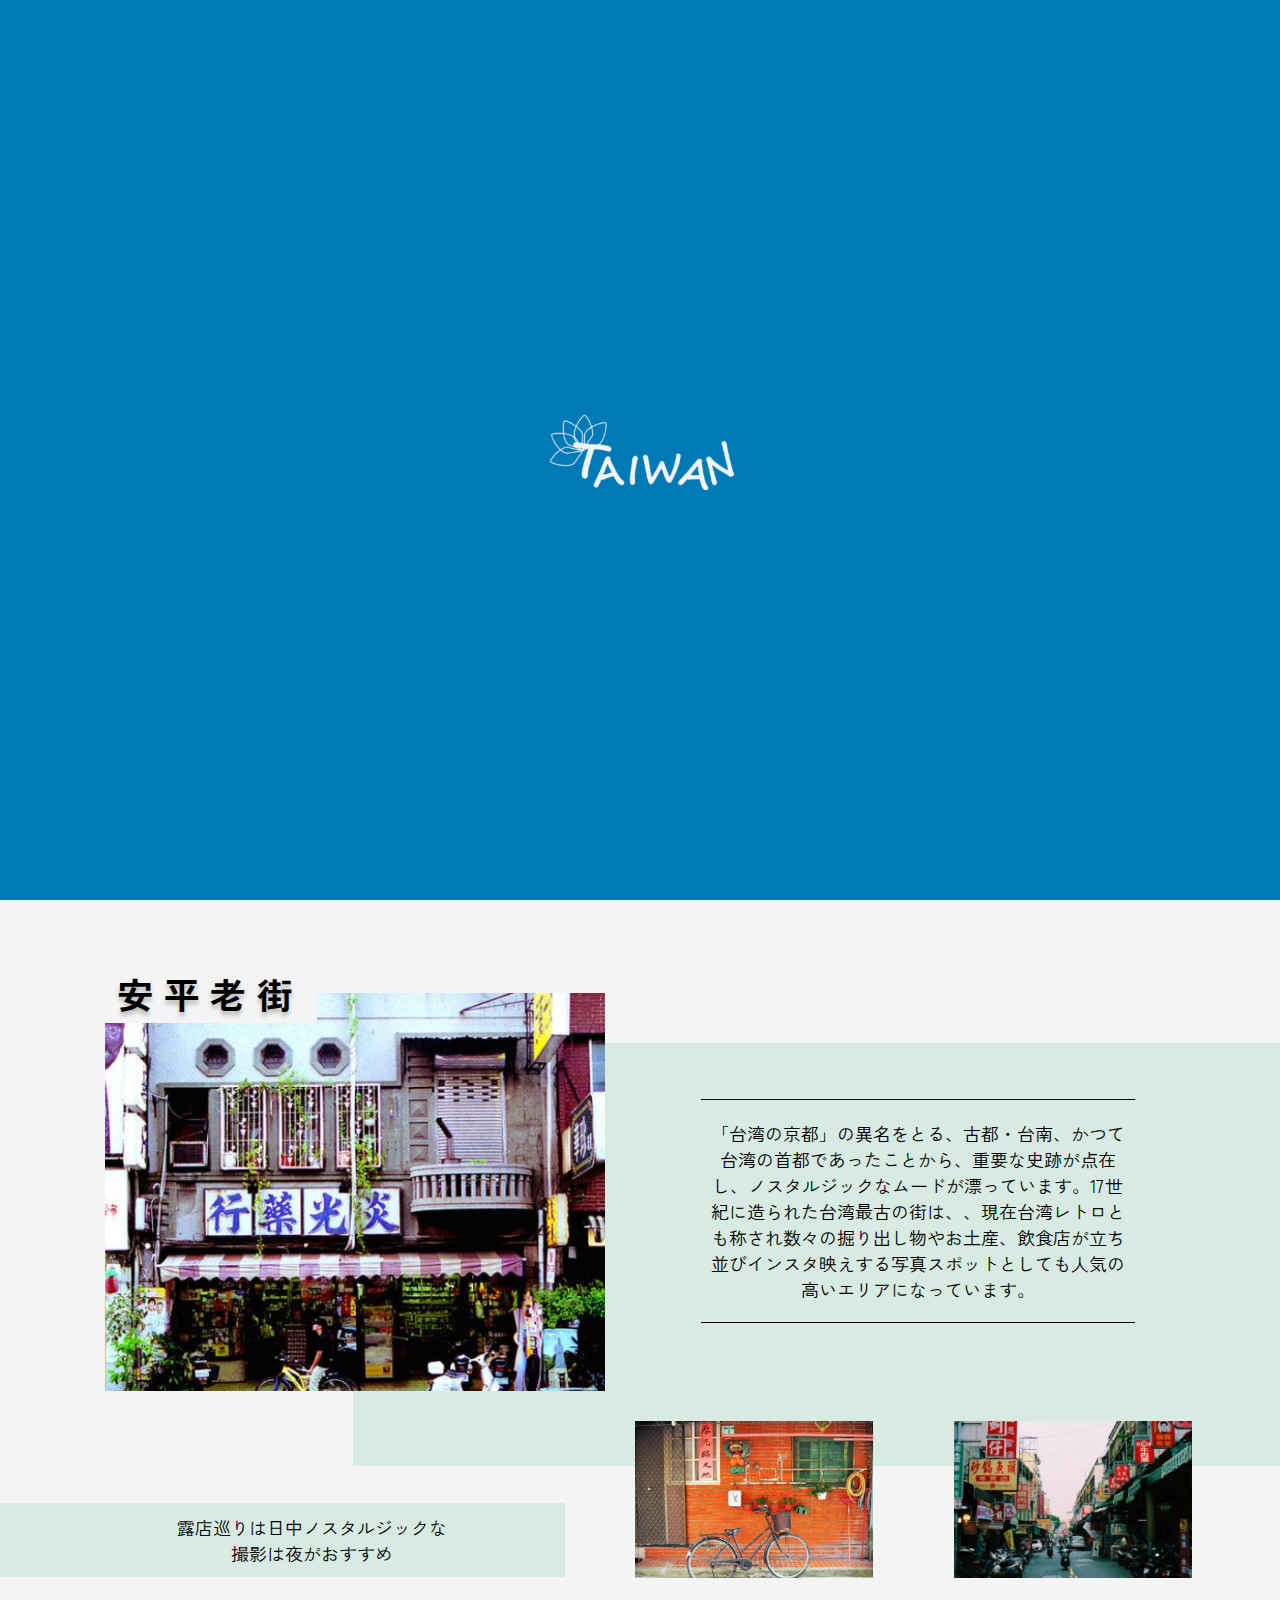
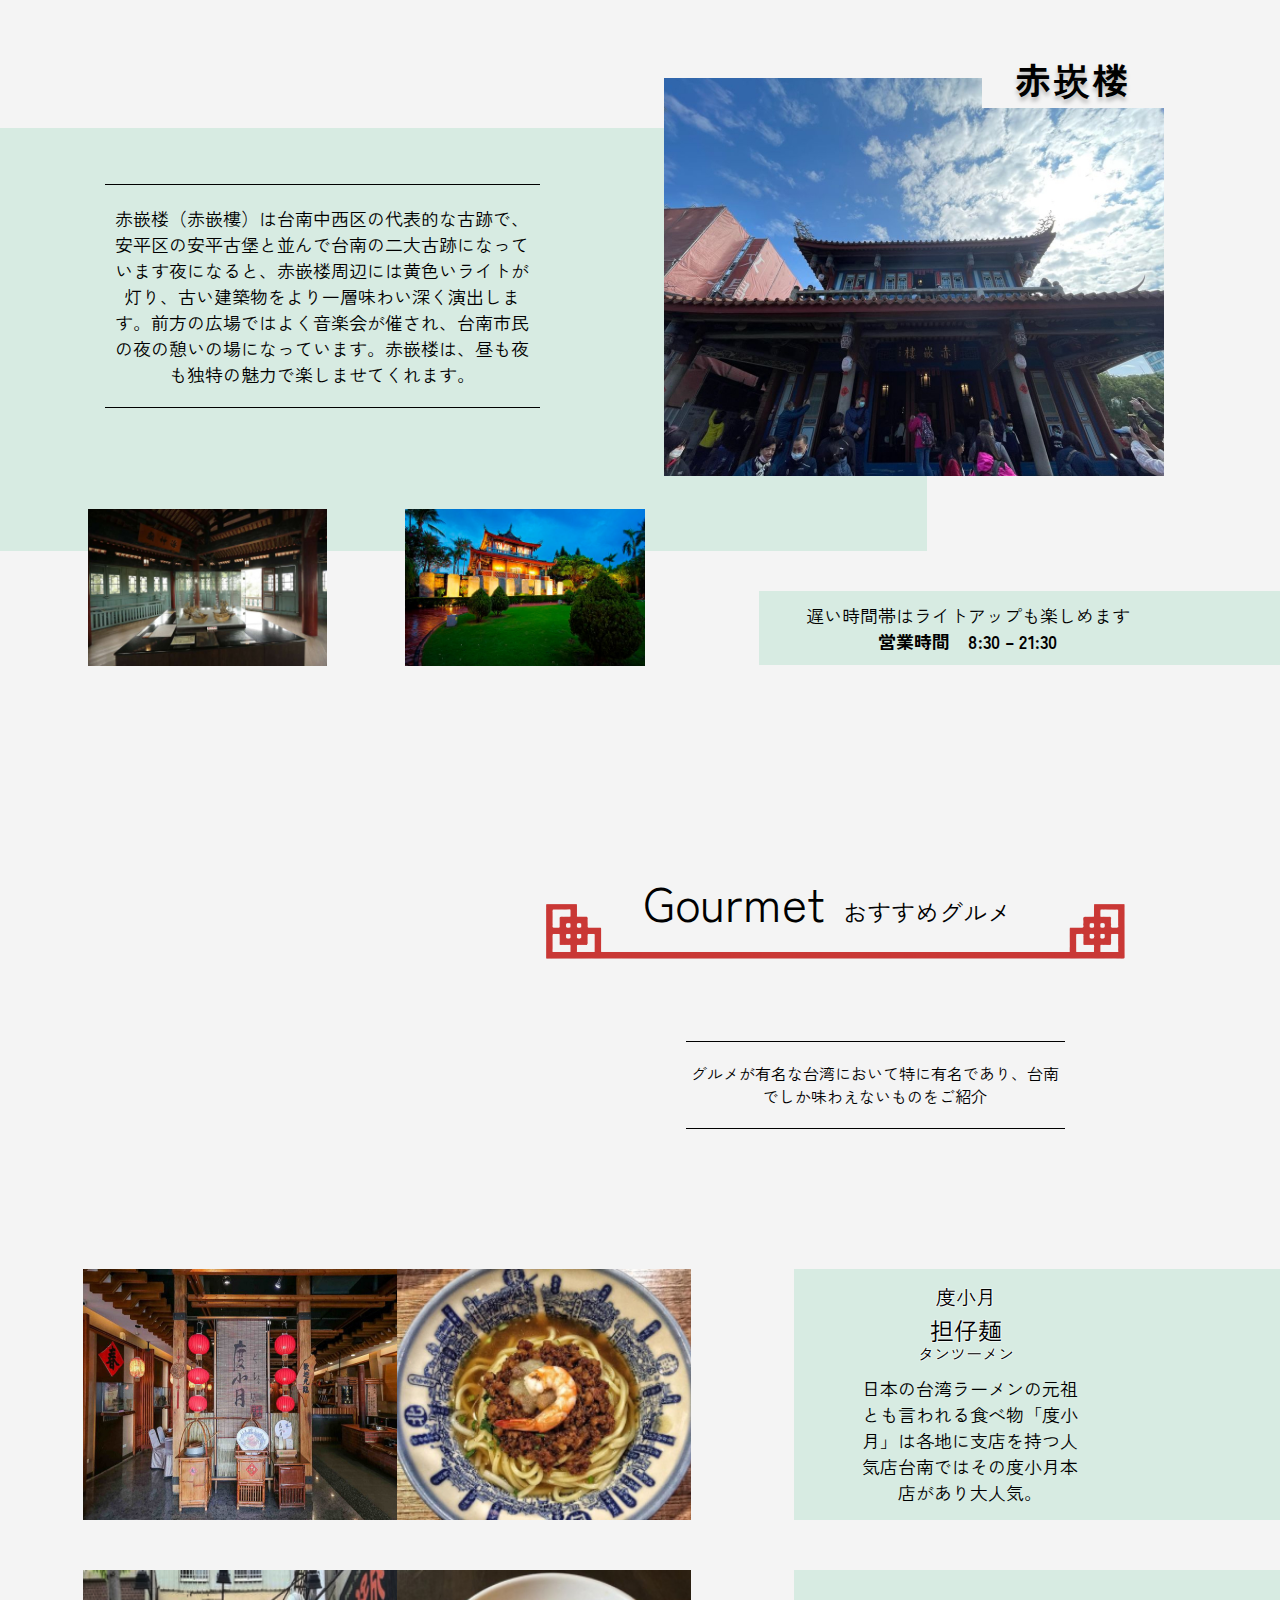
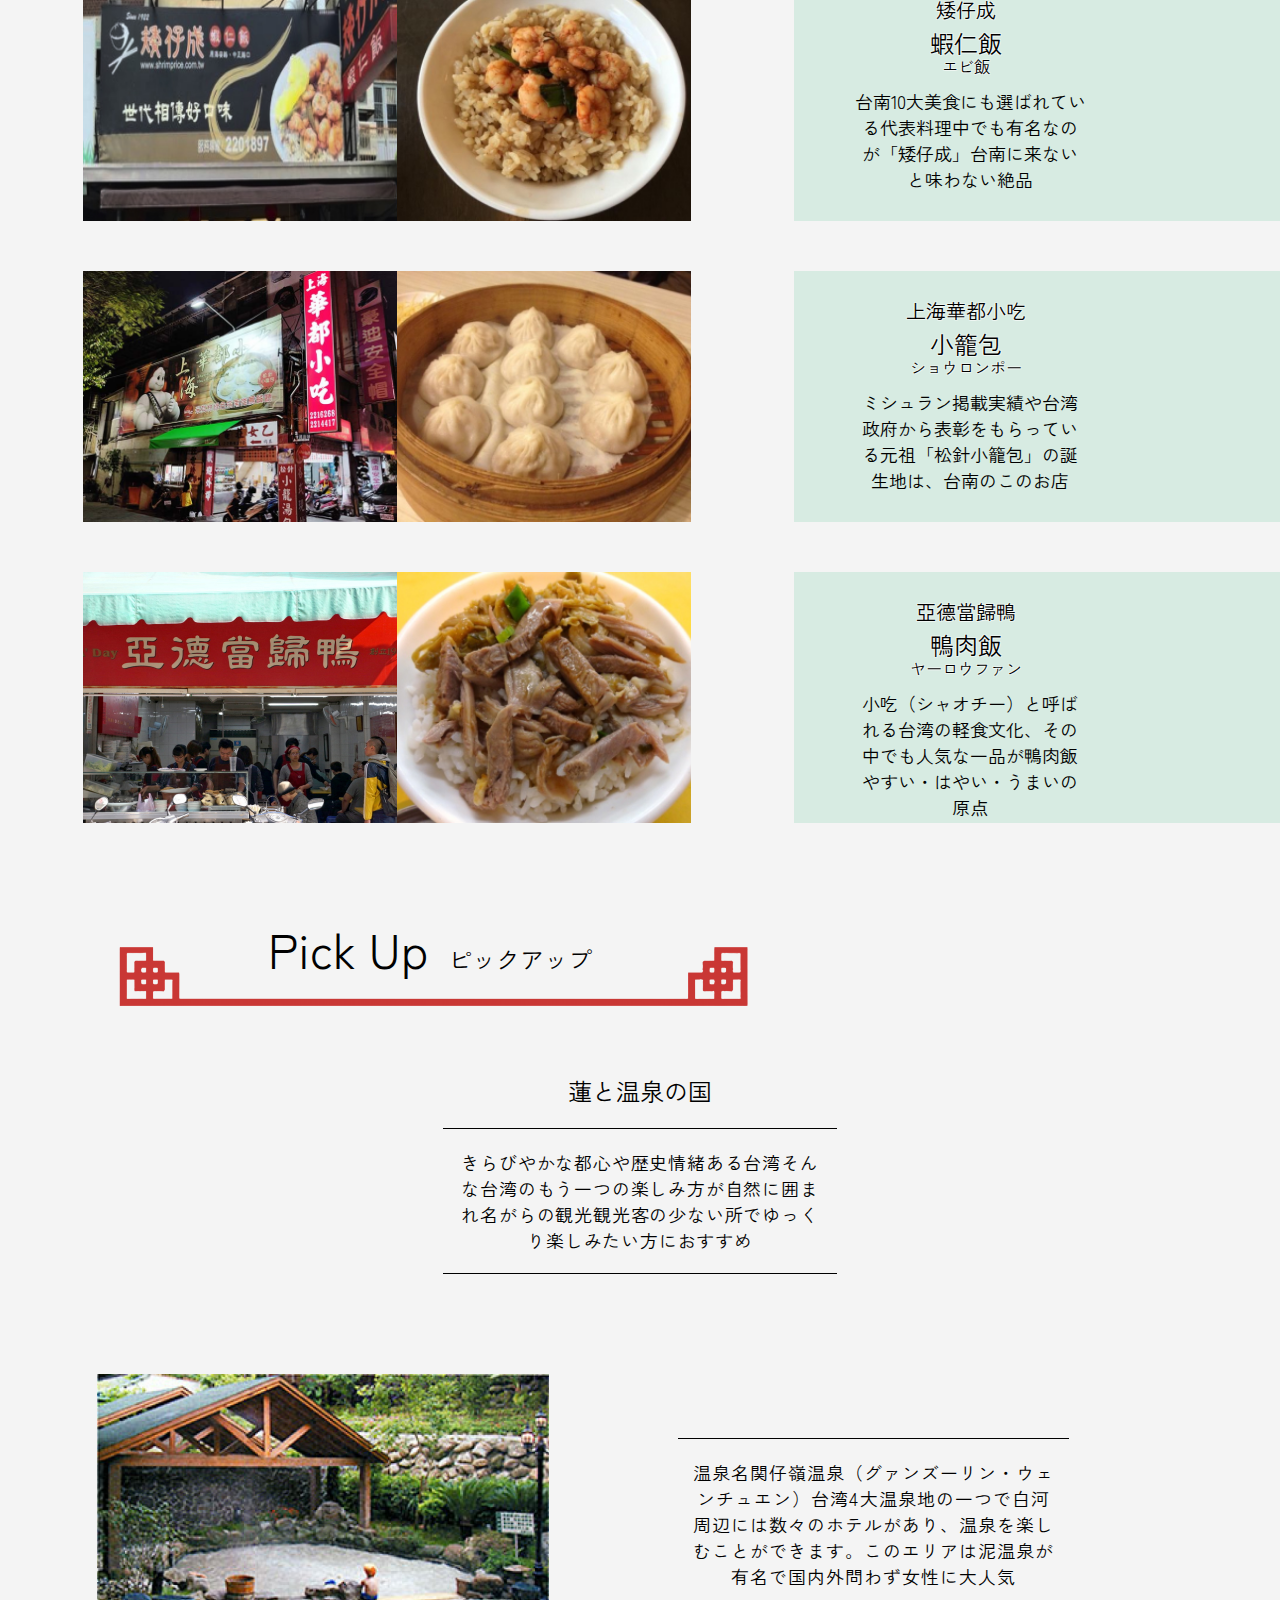
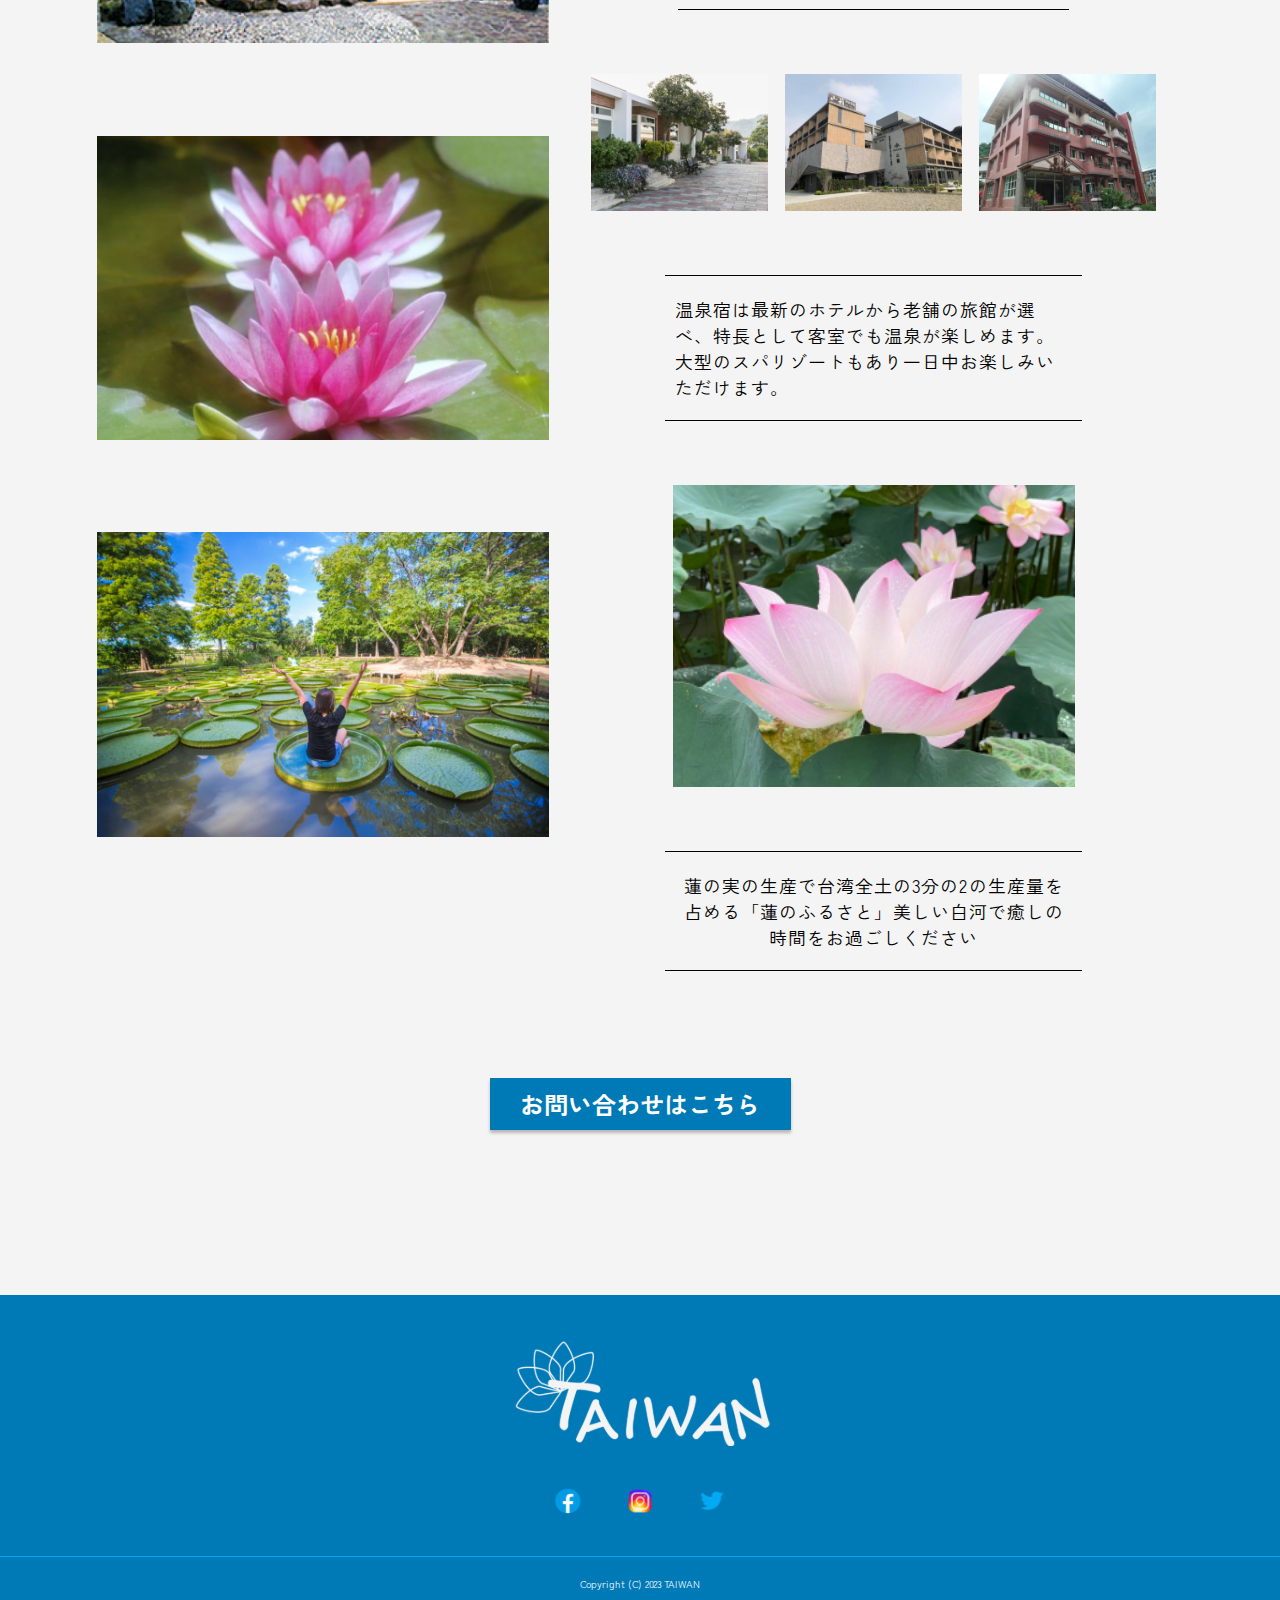
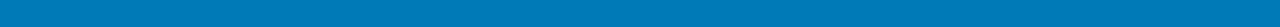
<file: tainan/index.html>
<!DOCTYPE html>
<html lang="ja">

<head>
  <meta charset="UTF-8" />
  <meta http-equiv="X-UA-Compatible" content="IE=edge" />
  <meta name="viewport" content="width=device-width, initial-scale=1.0" />
  <meta name="description" content="台湾の観光スポットをご紹介。台北・台中・台南の観光名所やグルメが盛りだくさん！">
  <title>台湾観光 | 台南</title>
  <link rel="icon" href="images/icontaiwan.ico">
  <link rel="stylesheet" href="css/vendors/reset.css" />
  <link href="https://fonts.googleapis.com/css2?family=Zen+Kaku+Gothic+New:wght@400;500;700&display=swap"
    rel="stylesheet" />
  <link rel="stylesheet" href="css/tainan.css">
</head>

<body id="body">
  <div id="loader">
    <img src="images/mobile-logo.svg" alt="ロゴ" />
  </div>
  <div id="global-container">
    <section class="modal1">
      <div class="modal1__cover"></div>
      <div class="modal1__close">
        <span></span>
        <span></span>
      </div>
      <figure class="modal1__img">
        <img src="images/gourmet1.jpg" alt="タンツーメン">
      </figure>
    </section>
    <section class="modal2">
      <div class="modal2__cover"></div>
      <div class="modal2__close">
        <span></span>
        <span></span>
      </div>
      <figure class="modal2__img">
        <img src="images/gourmet2.jpg" alt="エビ飯">
      </figure>
    </section>
    <section class="modal3">
      <div class="modal3__cover"></div>
      <div class="modal3__close">
        <span></span>
        <span></span>
      </div>
      <figure class="modal3__img">
        <img src="images/gourmet3.jpg" alt="小籠包">
      </figure>
    </section>
    <section class="modal4">
      <div class="modal4__cover"></div>
      <div class="modal4__close">
        <span></span>
        <span></span>
      </div>
      <figure class="modal4__img">
        <img src="images/gourmet4.jpg" alt="鴨肉飯">
      </figure>
    </section>
    <div class="nav-trigger"></div>
    <header class="header">
      <div class="header__inner">
        <div class="header__inner__logo">
          <a href="../top/index.html"><img src="images/mobile-logo.svg" alt="ロゴ" /></a>
        </div>
        <nav class="header__inner__nav">
          <ul>
            <li><a href="../top/index.html">TOP</a></li>
            <li><a href="../taipei/index.html">台北</a></li>
            <li><a href="../taichung/index.html">台中</a></li>
            <li><a href="index.html">台南</a></li>
            <li><a href="#">お問い合わせ</a></li>
          </ul>
        </nav>
        <button class="mobile-menu__open-btn">
          <span></span>
          <span></span>
          <span></span>
        </button>
      </div>
    </header>
    <nav class="mobile-menu" role="dialog" aria-modal="true" aria-label="dialog-title"
      aria-describedby="dialog-description">
      <h2 class="mobile-menu__title" id="dialog-title">モバイル用メニュー</h2>
      <p class="mobile-menu__description" id="dialog-description">各ページやSNSのリンクを利用できます</p>
      <ul class="mobile-menu__content">
        <li class="mobile-menu__content__item">
          <a class="mobile-menu__content__item__link" href="../top/index.html" tabindex="-1">TOP</a>
        </li>
        <li class="mobile-menu__content__item">
          <a class="mobile-menu__content__item__link" href="../taipei/index.html" tabindex="-1">台北</a>
        </li>
        <li class="mobile-menu__content__item">
          <a class="mobile-menu__content__item__link" href="../taichung/index.html" tabindex="-1">台中</a>
        </li>
        <li class="mobile-menu__content__item">
          <a class="mobile-menu__content__item__link" href="index.html" tabindex="-1">台南</a>
        </li>
        <li class="mobile-menu__content__item">
          <a class="mobile-menu__content__item__link" href="#" tabindex="-1">お問い合わせ</a>
        </li>
        <li class="mobile-menu__content__item">
          <a href="../top/index.html" class="mobile-menu__content__item__link" tabindex="-1"><img
              src="images/mobile-logo.svg" alt="ロゴ" />
          </a>
        </li>
        <li class="mobile-menu__content__item">
          <a href="" class="mobile-menu__content__item__link" tabindex="-1"><img src="images/facebook.svg"
              alt="フェイスブック" /></a>
          <a href="" class="mobile-menu__content__item__link" tabindex="-1"><img src="images/instagram.svg"
              alt="インスタグラム" /></a>
          <a href="" class="mobile-menu__content__item__link" tabindex="-1"><img src="images/twitter.svg"
              alt="ツイッター" /></a>
        </li>
      </ul>
      <button class="mobile-menu__close-btn" tabindex="-1">
        <span></span>
        <span></span>
        <span></span>
      </button>
    </nav>
    <section class="hero">
      <div class="hero__inner">
        <img src="images/hero-title.svg" alt="台北" class="hero__inner__title" />
        <div class="hero__inner__description">
          台湾の古都「台南」台南はお寺などの史跡巡りや、リノベエリアの散策が楽しめる、新旧の魅力が交わる街です。
        </div>
        <picture class="hero__inner__scroll">
          <source srcset="images/scroll-pc.svg" media="(min-width: 767px)" type="image/svg" />
          <img src="images/scroll-sp.svg" alt="スクロール">
        </picture>
      </div>
    </section>
    <section class="breadcrumb">
      <div class="breadcrumb__inner">
        <ul class="breadcrumb__list" itemscope="" itemtype="https://schema.org/BreadcrumbList">
          <li class="breadcrumb__item" itemprop="itemListElement" itemscope="" itemtype="https://schema.org/ListItem">
            <a itemprop="item" href="../top/index.html"><span itemprop="name">Home</span></a>
            <meta itemprop="position" content="1" />
          </li>
          <li class="breadcrumb__item" itemprop="itemListElement" itemscope="" itemtype="https://schema.org/ListItem">
            <a itemprop="item" href="index.html"><span itemprop="name">台南</span></a>
            <meta itemprop="position" content="2" />
          </li>
        </ul>
      </div>
    </section>
    <section class="attraction">
      <div class="attraction__inner">
        <div class="attraction__inner__title">
          Attraction<span>観光名所</span>
        </div>
        <div class="attraction__inner__item1">
          <figure class="attraction__inner__item1__img">
            <img src="images/yanping1-sp.jpg" alt="安平老街1" />
          </figure>
          <div class="attraction__inner__item1__text">
            「台湾の京都」の異名をとる、古都・台南、かつて台湾の首都であったことから、重要な史跡が点在し、ノスタルジックなムードが漂っています。17世紀に造られた台湾最古の街は、、現在台湾レトロとも称され数々の掘り出し物やお土産、飲食店が立ち並びインスタ映えする写真スポットとしても人気の高いエリアになっています。
          </div>
        </div>
        <div class="attraction__inner__item2">
          <div class="attraction__inner__item2__img-wrapper">
            <div class="attraction__inner__item2__img-wrapper__content1">
              <img src="images/yanping2-sp.jpg" alt="安平老街2" />
            </div>
            <div class="attraction__inner__item2__img-wrapper__content2">
              <img src="images/yanping3-sp.jpg" alt="安平老街3" />
              <img src="images/yanping4-sp.jpg" alt="安平老街4" />
            </div>
          </div>
          <div class="attraction__inner__item2__text">
            露店巡りは日中ノスタルジックな<br>撮影は夜がおすすめ
          </div>
        </div>
        <span class="attraction__inner__border"></span>
        <div class="attraction__inner__item3">
          <figure class="attraction__inner__item3__img">
            <picture>
              <source srcset="images/chihkan1-pc.jpg" media="(min-width: 767px)" type="image/jpg" />
              <img src="images/chihkan1-sp.jpg" alt="赤嵌楼-1" />
            </picture>
          </figure>
          <div class="attraction__inner__item3__text">
            赤嵌楼（赤嵌樓）は台南中西区の代表的な古跡で、安平区の安平古堡と並んで台南の二大古跡になっています夜になると、赤嵌楼周辺には黄色いライトが灯り、古い建築物をより一層味わい深く演出します。前方の広場ではよく音楽会が催され、台南市民の夜の憩いの場になっています。赤嵌楼は、昼も夜も独特の魅力で楽しませてくれます。
          </div>
        </div>
        <div class="attraction__inner__item4">
          <div class="attraction__inner__item4__img-wrapper">
            <img src="images/chihkan2-sp.jpg" class="attraction__inner__item4__img-wrapper__img" alt="赤嵌楼-2" />
            <img src="images/chihkan4-sp.jpg" class="attraction__inner__item4__img-wrapper__img" alt="赤嵌楼-4" />
          </div>
          <div class="attraction__inner__item4__text">
            遅い時間帯はライトアップも楽しめます<br><span>営業時間　8:30 – 21:30</span>
          </div>
        </div>
      </div>
    </section>
    <section class="gourmet">
      <div class="gourmet__inner">
        <div class="gourmet__inner__title">
          Gourmet<span>おすすめグルメ</span>
        </div>
        <h3 class="gourmet__inner__comment">グルメが有名な台湾において特に有名であり、台南でしか味わえないものをご紹介
        </h3>
        <div class="gourmet__inner__border"></div>
        <div class="gourmet__inner__gourmet1">
          <div class="gourmet__inner__gourmet1__imgbox1">
            <img src="images/pc1.jpg" alt="" class="gourmet__inner__gourmet1__imgbox1__pcimg">
            <img src="images/gourmet1.jpg" alt="タンツーメン" class="gourmet__inner__gourmet1__imgbox1__img modal1__trigger">
          </div>
          <div class="gourmet__inner__gourmet1__introduction1">
            <p class="gourmet__inner__gourmet1__introduction1__p1">度小月</p>
            <p class="gourmet__inner__gourmet1__introduction1__p2">担仔麺</p>
            <p class="gourmet__inner__gourmet1__introduction1__p3">タンツーメン</p>
            <p class="gourmet__inner__gourmet1__introduction1__text">
              日本の台湾ラーメンの元祖とも言われる食べ物「度小月」は各地に支店を持つ人気店台南ではその度小月本店があり大人気。
            </p>
          </div>
        </div>
        <div class="gourmet__inner__gourmet2">
          <div class="gourmet__inner__gourmet2__imgbox2">
            <img src="images/pc2.jpg" alt="" class="gourmet__inner__gourmet2__imgbox2__pcimg">
            <img src="images/gourmet2.jpg" alt="エビ飯" class="gourmet__inner__gourmet2__imgbox2__img modal2__trigger">
          </div>
          <div class="gourmet__inner__gourmet2__introduction2">
            <p class="gourmet__inner__gourmet2__introduction2__p1">矮仔成</p>
            <p class="gourmet__inner__gourmet2__introduction2__p2">蝦仁飯</p>
            <p class="gourmet__inner__gourmet2__introduction2__p3">エビ飯</p>
            <p class="gourmet__inner__gourmet2__introduction2__text">台南10大美食にも選ばれている代表料理中でも有名なのが「矮仔成」台南に来ないと味わない絶品</p>
          </div>
        </div>
        <div class="gourmet__inner__gourmet3">
          <div class="gourmet__inner__gourmet3__imgbox3">
            <img src="images/pc3.jpg" alt="" class="gourmet__inner__gourmet3__imgbox3__pcimg">
            <img src="images/gourmet3.jpg" alt="小籠包" class="gourmet__inner__gourmet3__imgbox3__img  modal3__trigger">
          </div>
          <div class="gourmet__inner__gourmet3__introduction3">
            <p class="gourmet__inner__gourmet3__introduction3__p1">上海華都小吃</p>
            <p class="gourmet__inner__gourmet3__introduction3__p2">小籠包</p>
            <p class="gourmet__inner__gourmet3__introduction3__p3">ショウロンポー</p>
            <p class="gourmet__inner__gourmet3__introduction3__text">ミシュラン掲載実績や台湾政府から表彰をもらっている元祖「松針小籠包」の誕生地は、台南のこのお店
            </p>
          </div>
        </div>
        <div class="gourmet__inner__gourmet4">
          <div class="gourmet__inner__gourmet4__imgbox4">
            <img src="images/pc4.jpg" alt="" class="gourmet__inner__gourmet4__imgbox4__pcimg">
            <img src="images/gourmet4.jpg" alt="鴨肉飯" class="gourmet__inner__gourmet4__imgbox4__img modal4__trigger">
          </div>
          <div class="gourmet__inner__gourmet4__introduction4">
            <p class="gourmet__inner__gourmet4__introduction4__p1">亞德當歸鴨</p>
            <p class="gourmet__inner__gourmet4__introduction4__p2">鴨肉飯</p>
            <p class="gourmet__inner__gourmet4__introduction4__p3">ヤーロウファン</p>
            <p class="gourmet__inner__gourmet4__introduction4__text">小吃（シャオチー）と呼ばれる台湾の軽食文化、その中でも人気な一品が鴨肉飯やすい・はやい・うまいの原点
            </p>
          </div>
        </div>
        <div class="gourmet__inner__border"></div>
      </div>
    </section>
    <section class="pick-up">
      <div class="pick-up__inner">
        <div class="pick-up__inner__title">
          Pick Up<span>ピックアップ</span>
        </div>
        <div class="pick-up__inner__wrapper1">
          <div class="pick-up__inner__wrapper1__main-text">蓮と温泉の国<span>　白河</span></div>
          <div class="pick-up__inner__wrapper1__sub-text">
            きらびやかな都心や歴史情緒ある台湾そんな台湾のもう一つの楽しみ方が自然に囲まれ名がらの観光観光客の少ない所でゆっくり楽しみたい方におすすめ</div>
          <figure class="pick-up__inner__wrapper1__img"><img src="images/pickup1-sp.jpg" alt="白河-温泉"></figure>
        </div>
        <div class="pick-up__inner__wrapper">
          <div class="pick-up__inner__wrapper2">
            <div class="pick-up__inner__wrapper2__text1">
              温泉名関仔嶺温泉（グァンズーリン・ウェンチュエン）台湾4大温泉地の一つで白河周辺には数々のホテルがあり、温泉を楽しむことができます。このエリアは泥温泉が有名で国内外問わず女性に大人気</div>
            <figure class="pick-up__inner__wrapper2__img-wrapper1">
              <img src="images/pickup2-sp.jpg" alt="ホテル１">
              <img src="images/pickup3-sp.jpg" alt="ホテル2">
              <img src="images/pickup4-sp.jpg" alt="ホテル3">
            </figure>
            <div class="pick-up__inner__wrapper2__text2">温泉宿は最新のホテルから老舗の旅館まで多種多様に揃っています</div>
            <div class="pick-up__inner__wrapper2__text3">
              温泉宿は最新のホテルから老舗の旅館が選べ、特長として客室でも温泉が楽しめます。大型のスパリゾートもあり一日中お楽しみいただけます。</div>
            <div class="pick-up__inner__wrapper2__img-wrapper2">
              <img src="images/pickup5-sp.jpg" alt="蓮1">
              <img src="images/pickup6-sp.jpg" alt="蓮2">
            </div>
            <div class="pick-up__inner__wrapper2__text4">蓮の実の生産で台湾全土の3分の2の生産量を占める「蓮のふるさと」美しい白河で癒しの時間をお過ごしください</div>
            <figure class="pick-up__inner__wrapper2__img-wrapper3">
              <img src="images/pickup7-sp.jpg" alt="3">
            </figure>
            <div class="pick-up__inner__wrapper2__text5">蓮の実の生産で台湾全土の3分の2の生産量を占める「蓮のふるさと」美しい白河で癒しの時間をお過ごしください</div>
          </div>
          <div class="pick-up__inner__wrapper3">
            <img src="images/pickup8-pc.jpg" alt="白河">
            <img src="images/pickup9-pc.jpg" alt="蓮4">
            <img src="images/pickup10-pc.jpg" alt="蓮5">
          </div>
        </div>
        <span class="pick-up__inner__border"></span>
        <div class="pick-up__inner__btn">お問い合わせはこちら</div>
      </div>
    </section>
    <button class="page-top-btn">
      <img src="images/page-top-sp.svg" alt="ページトップボタン" />
    </button>
    <footer class="footer">
      <div class="footer__logo">
        <a href="../top/index.html"><img src="images/mobile-logo.svg" alt="ロゴ" /></a>
      </div>
      <div class="footer__sns">
        <img src="images/facebook.svg" alt="フェイスブック" />
        <img src="images/instagram.svg" alt="インスタグラム" />
        <img src="images/twitter.svg" alt="ツイッター" />
      </div>
      <div class="footer__copyright">Copyright (C) 2023 TAIWAN</div>
    </footer>
  </div>
  <script src="../common/js/libs/modal.js"></script>
  <script src="../common/js/libs/page-top-btn.js"></script>
  <script src="../common/js/libs/scroll.js"></script>
  <script src="../common/js/libs/mobile-menu-drop.js"></script>
  <script src="js/tainan.js" defer></script>
</body>

</html>
</file>
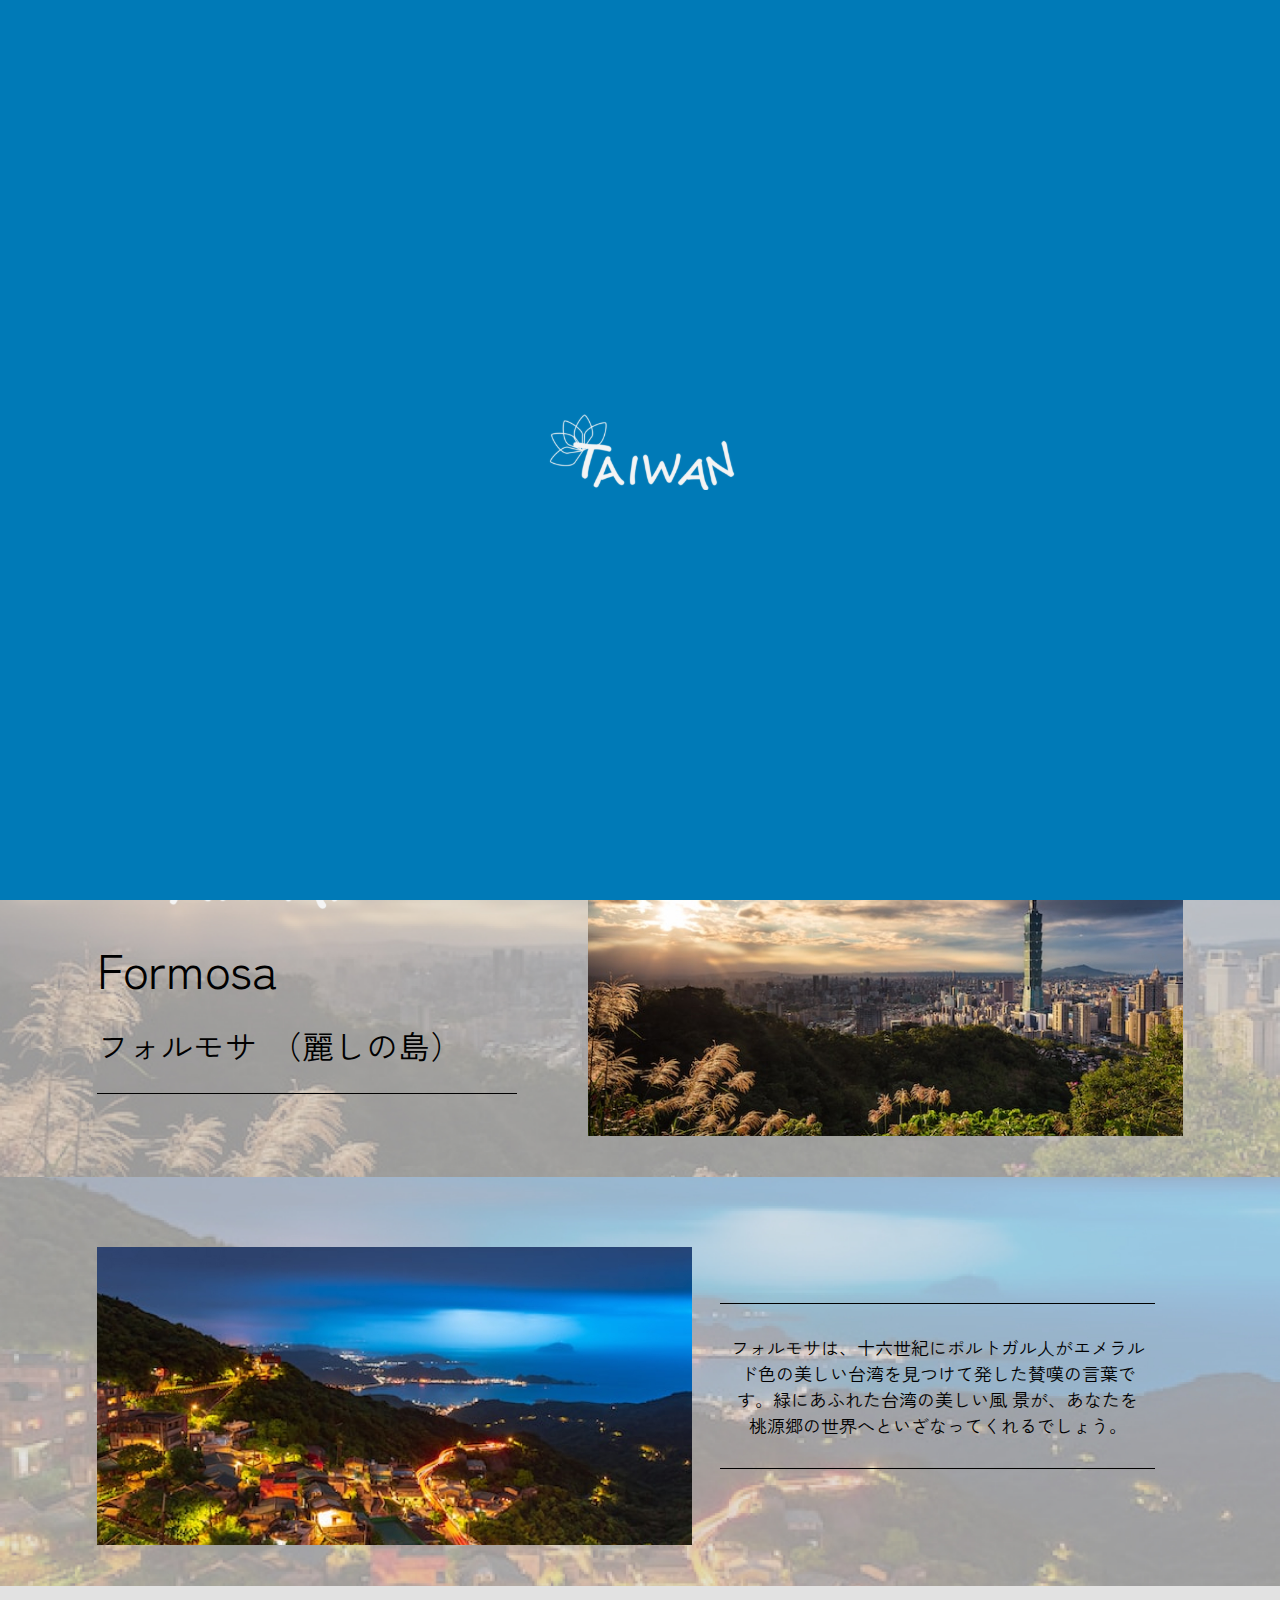
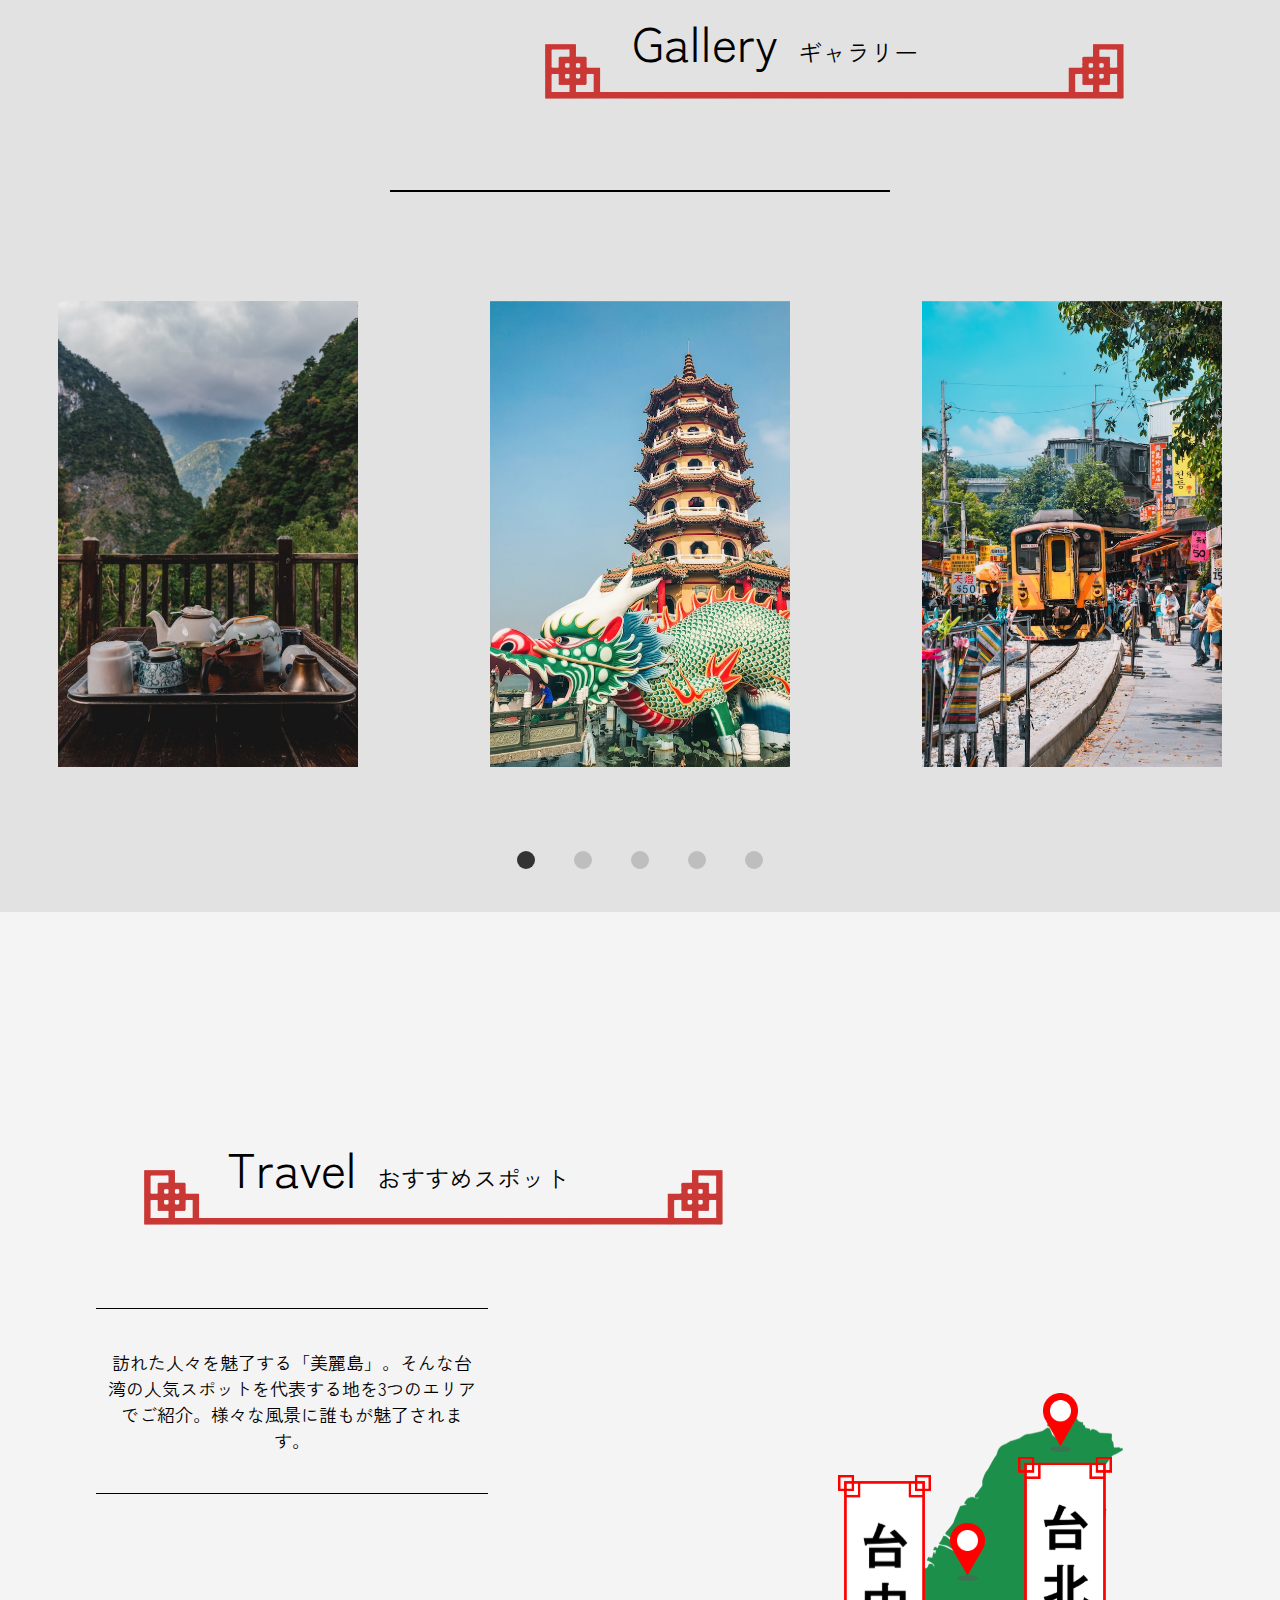
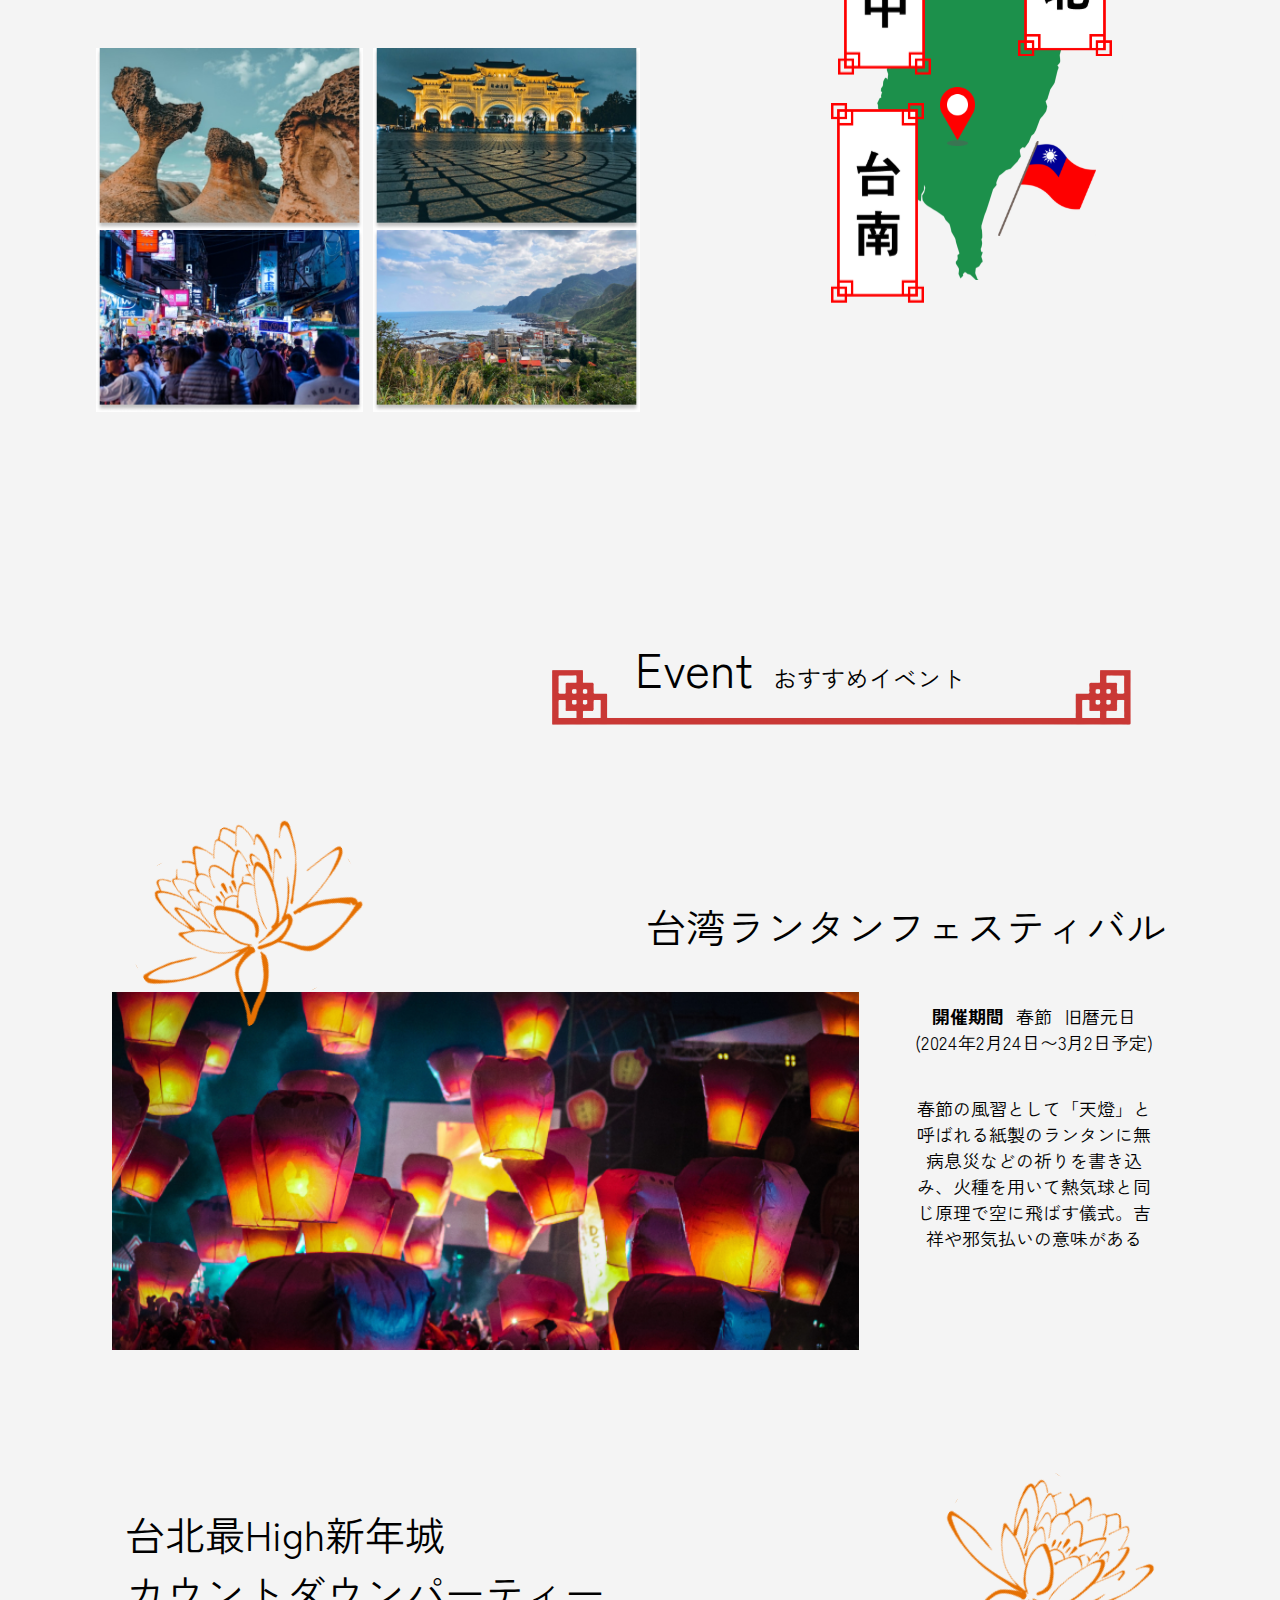
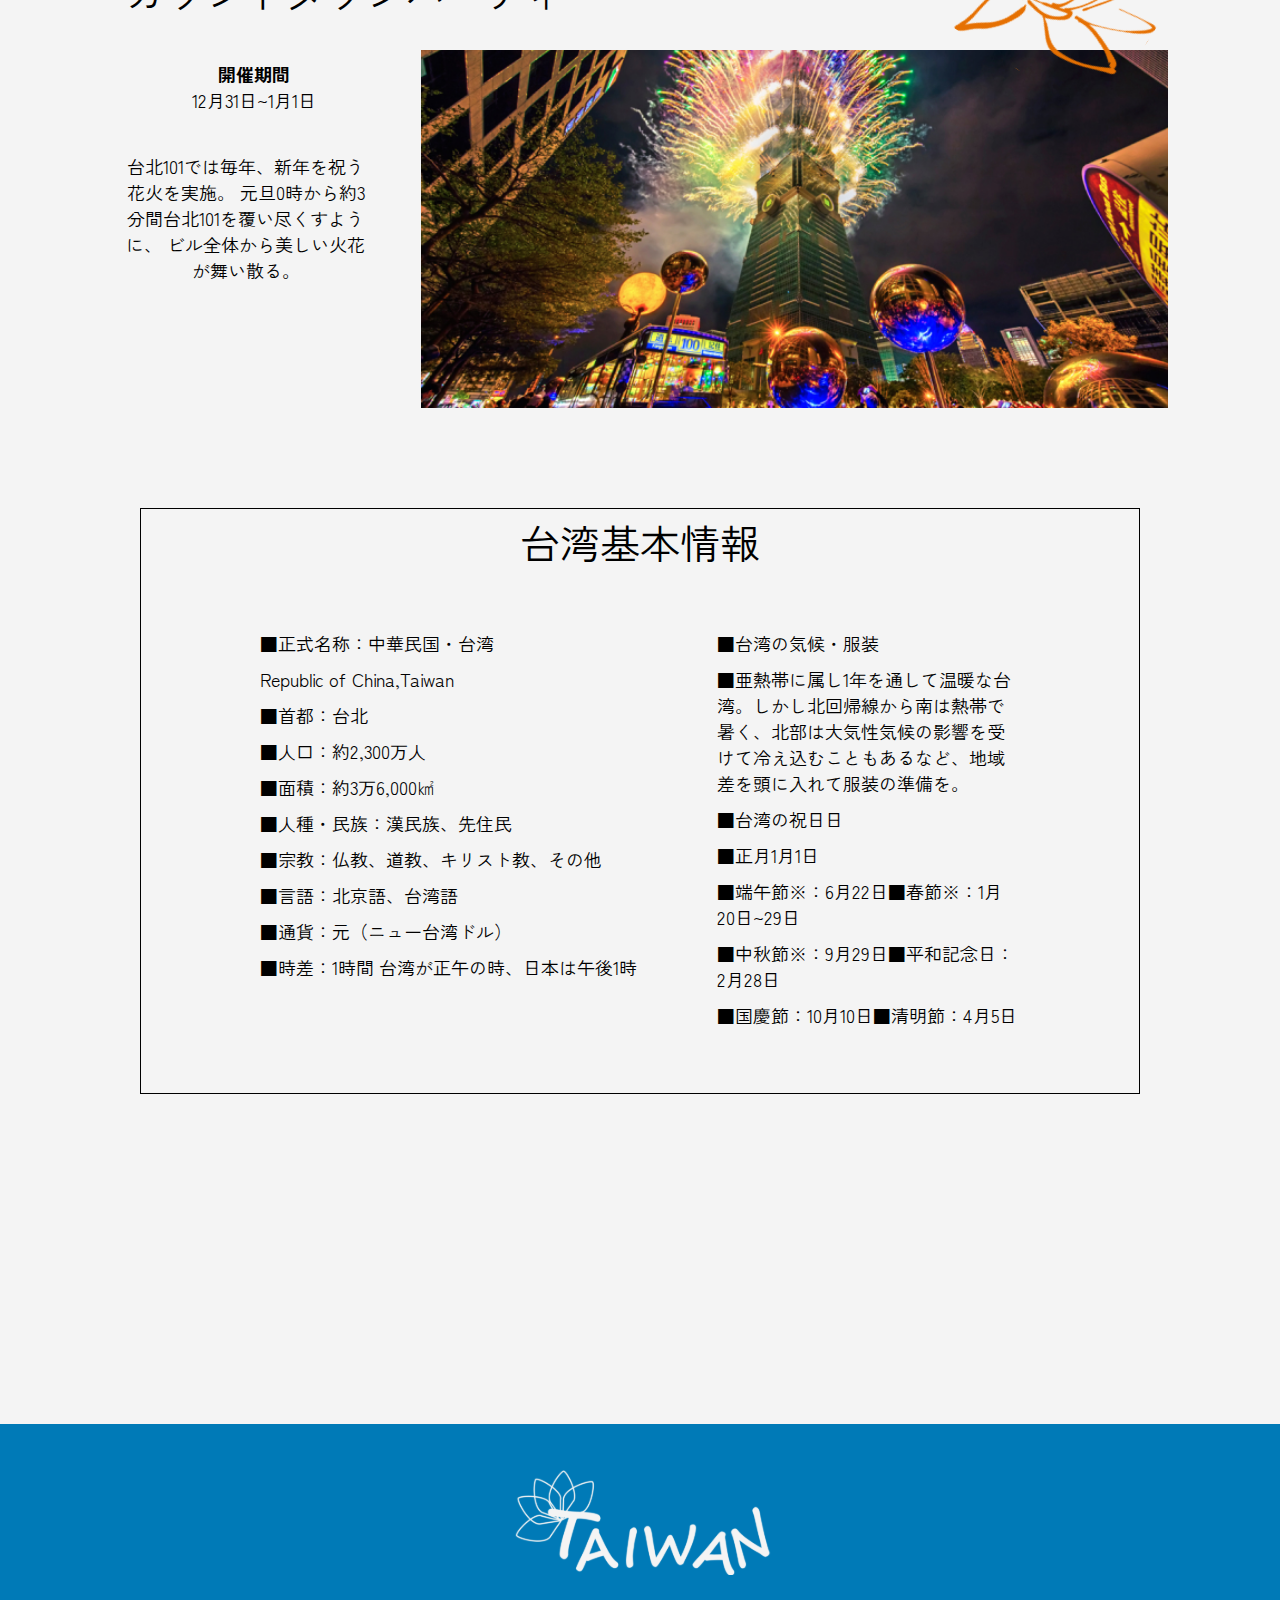
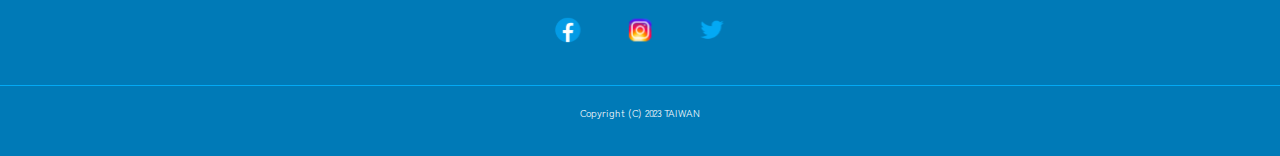
<file: top/index.html>
<!DOCTYPE html>
<html lang="ja">

<head>
  <meta charset="UTF-8" />
  <meta http-equiv="X-UA-Compatible" content="IE=edge" />
  <meta name="viewport" content="width=device-width, initial-scale=1.0" />
  <meta name="description" content="台湾の観光スポットをご紹介。台北・台中・台南の観光名所やグルメが盛りだくさん！">
  <title>台湾観光</title>
  <link rel="icon" href="images/icontaiwan.ico">
  <link rel="stylesheet" href="../common/css/vendors/reset.css" />
  <link href="https://fonts.googleapis.com/css2?family=Zen+Kaku+Gothic+New:wght@400;500;700&display=swap"
    rel="stylesheet" />
  <link rel="stylesheet" href="css/vendors/swiper-bundle.min.css" />
  <link rel="stylesheet" href="css/top.css" />
</head>

<body id="body">
  <div id="loader">
    <img src="images/mobile-logo.svg" alt="ロゴ" />
  </div>
  <div id="global-container">
    <div class="nav-trigger"></div>
    <header class="header">
      <div class="header__inner">
        <div class="header__inner__logo">
          <a href="../top/index.html"><img src="images/mobile-logo.svg" alt="ロゴ" /></a>
        </div>
        <nav class="header__inner__nav">
          <ul>
            <li><a href="index.html">TOP</a></li>
            <li><a href="../taipei/index.html">台北</a></li>
            <li><a href="../taichung/index.html">台中</a></li>
            <li><a href="../tainan/index.html">台南</a></li>
            <li><a href="#">お問い合わせ</a></li>
          </ul>
        </nav>
        <button class="mobile-menu__open-btn">
          <span></span>
          <span></span>
          <span></span>
        </button>
      </div>
    </header>
    <nav class="mobile-menu" role="dialog" aria-modal="true" aria-label="dialog-title"
      aria-describedby="dialog-description">
      <h2 class="mobile-menu__title" id="dialog-title">モバイル用メニュー</h2>
      <p class="mobile-menu__description" id="dialog-description">各ページやSNSのリンクを利用できます</p>
      <ul class="mobile-menu__content">
        <li class="mobile-menu__content__item">
          <a class="mobile-menu__content__item__link" href="index.html" tabindex="-1">TOP</a>
        </li>
        <li class="mobile-menu__content__item">
          <a class="mobile-menu__content__item__link" href="../taipei/index.html" tabindex="-1">台北</a>
        </li>
        <li class="mobile-menu__content__item">
          <a class="mobile-menu__content__item__link" href="../taichung/index.html" tabindex="-1">台中</a>
        </li>
        <li class="mobile-menu__content__item">
          <a class="mobile-menu__content__item__link" href="../tainan/index.html" tabindex="-1">台南</a>
        </li>
        <li class="mobile-menu__content__item">
          <a class="mobile-menu__content__item__link" href="#" tabindex="-1">お問い合わせ</a>
        </li>
        <li class="mobile-menu__content__item">
          <a href="../top/index.html" class="mobile-menu__content__item__link" tabindex="-1"><img
              src="images/mobile-logo.svg" alt="ロゴ" />
          </a>
        </li>
        <li class="mobile-menu__content__item">
          <a href="" class="mobile-menu__content__item__link" tabindex="-1"><img src="images/facebook.svg"
              alt="フェイスブック" /></a>
          <a href="" class="mobile-menu__content__item__link" tabindex="-1"><img src="images/instagram.svg"
              alt="インスタグラム" /></a>
          <a href="" class="mobile-menu__content__item__link" tabindex="-1"><img src="images/twitter.svg"
              alt="ツイッター" /></a>
        </li>
      </ul>
      <button class="mobile-menu__close-btn" tabindex="-1">
        <span></span>
        <span></span>
        <span></span>
      </button>
    </nav>
    <section class="hero">
      <div class="hero__inner">
        <img src="images/hero-logo.svg" alt="ロゴ" class="hero__inner__logo" />
        <picture class="hero__inner__scroll">
          <source srcset="images/scroll-pc.svg" media="(min-width: 767px)" type="image/svg" />
          <img src="images/scroll-sp.svg" alt="スクロール">
        </picture>
      </div>
    </section>
    <section class="formosa">
      <div class="formosa__inner">
        <div class="formosa__bg1">
          <div class="formosa__bg1__inner">
            <div class="formosa__bg1__inner__box">
              <div class="formosa__bg1__inner__box__wrapper">
                <figure class="formosa__bg1__inner__box__wrapper__logo">
                  <img src="images/icontaiwan.svg" alt="台湾アイコン" />
                </figure>
                <div class="formosa__bg1__inner__box__wrapper__texts">
                  Formosa<br />
                  <span class="formosa__bg1__inner__box__wrapper__texts__subtitle">フォルモサ</span>
                  <span class="formosa__bg1__inner__box__wrapper__texts__subtitle">（麗しの島）</span>
                </div>
                <span class="formosa__bg1__inner__box__wrapper__border"></span>
              </div>
              <div class="formosa__bg1__inner__box__img">
                <picture>
                  <source srcset="images/formosa-img-1.jpg" alt="フォルモサ1" media="(min-width: 768px)" type="image/jpg" />
                  <img src="images/formosa-img1-sp.jpg" alt="フォルモサ1" />
                </picture>
              </div>
            </div>
          </div>
        </div>
        <div class="formosa__bg2">
          <div class="formosa__bg2__inner">
            <div class="formosa__bg2__inner__box">
              <div class="formosa__bg2__inner__box__texts">
                フォルモサは、十六世紀にポルトガル人がエメラルド色の美しい台湾を見つけて発した賛嘆の言葉です。緑にあふれた台湾の美しい風
                景が、あなたを桃源郷の世界へといざなってくれるでしょう。
              </div>
              <div class="formosa__bg2__inner__box__img">
                <picture>
                  <source srcset="images/formosa-img-2.jpg" alt="フォルモサ2" media="(min-width: 768px)" type="image/jpg" />
                  <img src="images/formosa-img2-sp.jpg" alt="フォルモサ2" />
                </picture>
              </div>
            </div>
          </div>
        </div>
      </div>
    </section>
    <section class="gallery">
      <div class="gallery__inner">
        <div class="gallery__inner__title">
          Gallery<span>ギャラリー</span>
        </div>
      </div>
      <span class="gallery__inner__line"></span>
      <div class="swiper">
        <div class="swiper-wrapper">
          <figure class="swiper-slide">
            <div class="swiper-slide-box">
              <img src="images/gallery-slider-1.jpg" alt="塔と竜" />
            </div>
          </figure>
          <figure class="swiper-slide">
            <div class="swiper-slide-box">
              <img src="images/gallery-slider-2.jpg" alt="" />
            </div>
          </figure>
          <figure class="swiper-slide">
            <div class="swiper-slide-box">
              <img src="images/gallery-slider-3.jpg" alt="" />
            </div>
          </figure>
          <figure class="swiper-slide">
            <div class="swiper-slide-box">
              <img src="images/gallery-slider-4.jpg" alt="" />
            </div>
          </figure>
          <figure class="swiper-slide">
            <div class="swiper-slide-box">
              <img src="images/gallery-slider-5.jpg" alt="" />
            </div>
          </figure>
        </div>
      </div>
      <div class="swiper-pagination"></div>
    </section>
    <section class="travel">
      <div class="travel__inner">
        <div class="travel__inner__title">
          Travel<span>おすすめスポット</span>
        </div>
        <div class="travel__inner__wrapper">
          <div class="travel__inner__wrapper__main">
            <p class="travel__inner__wrapper__main__text">
              訪れた人々を魅了する「美麗島」。そんな台湾の人気スポットを代表する地を3つのエリアでご紹介。様々な風景に誰もが魅了されます。
            </p>
            <div class="travel__inner__wrapper__main__onlypc">
              <img src="images/travel-rectangle 21.jpg" alt="写真1" />
              <img src="images/travel-rectangle 22.jpg" alt="写真2" />
            </div>

            <div class="travel__inner__wrapper__main__onlypc">
              <img src="images/travel-rectangle 24.jpg" alt="写真3" />
              <img src="images/travel-rectangle 23.jpg" alt="写真4" />
            </div>
          </div>
          <figure class="travel__inner__wrapper__img">
            <img src="images/map.svg" class="travel__inner__wrapper__img__map" alt="地図" />
            <a href="../taipei/index.html"><img src="images/map-pin.svg" class="travel__inner__wrapper__img__pin1"
                alt="マップピン" /></a>
            <a href="../taichung/index.html"><img src="images/map-pin.svg" class="travel__inner__wrapper__img__pin2"
                alt="マップピン" /></a>
            <a href="../tainan/index.html"><img src="images/map-pin.svg" class="travel__inner__wrapper__img__pin3"
                alt="マップピン" /></a>
            <a href="../taichung/index.html"><img src="images/taichu.svg" class="travel__inner__wrapper__img__taichu"
                alt="台中" /></a>
            <a href="../tainan/index.html"><img src="images/tainan.svg" class="travel__inner__wrapper__img__tainan"
                alt="台南" /></a>
            <a href="../taipei/index.html"><img src="images/taipei.svg" class="travel__inner__wrapper__img__taipei"
                alt="台北" /></a>
            <img src="images/flag.svg" class="travel__inner__wrapper__img__flag" alt="旗" />
          </figure>
        </div>
      </div>
    </section>
    <section class="event">
      <div class="event__inner">
        <div class="event__inner__title">
          Event<span>おすすめイベント</span>
        </div>
        <div class="event__inner__item1">
          <figure class="event__inner__img">
            <picture>
              <source srcset="images/event-img-1.jpg" media="(min-width: 767px)" type="image/png" />
              <img src="images/event-img-1-pc.jpg" alt="”ランタンフェスティバル”" />
            </picture>
          </figure>
          <div class="event__inner__texts">
            <h3 class="event__inner__texts__title1">
              台湾ランタンフェスティバル
            </h3>
            <p class="event__inner__texts__date">
              <span>開催期間</span><span>春節</span><span>旧暦元日</span><br />
              (2024年2月24日〜3月2日予定)
            </p>
            <p class="event__inner__texts__description">
              春節の風習として「天燈」と呼ばれる紙製のランタンに無病息災などの祈りを書き込み、火種を用いて熱気球と同じ原理で空に飛ばす儀式。吉祥や邪気払いの意味がある
            </p>
          </div>
        </div>
        <span class="event__inner__border"></span>
        <div class="event__inner__item2">
          <figure class="event__inner__img2">
            <img src="images/event-img-2.jpg" alt="" class="event2__inner__img" />
          </figure>
          <div class="event__inner__texts">
            <h3 class="event__inner__texts__title2">
              台北最High新年城<br />
              カウントダウンパーティー
            </h3>
            <p class="event__inner__texts__date2">
              <span>開催期間</span><br />
              12月31日~1月1日
            </p>
            <p class="event__inner__texts__description2">
              台北101では毎年、新年を祝う花火を実施。
              元旦0時から約3分間台北101を覆い尽くすように、
              ビル全体から美しい火花が舞い散る。
            </p>
          </div>
        </div>
        <span class="event__inner__border"></span>
        <div class="event__inner__info">
          <div class="event__inner__info__content">
            <h3 class="event__inner__info__content__title">台湾基本情報</h3>
            <ul class="event__inner__info__content__list">
              <div class="event__inner__info__content__list__wrqpper">
                <li class="event__inner__info__content__list__item">
                  ■正式名称：中華民国・台湾
                </li>
                <li class="event__inner__info__content__list__item">
                  Republic of China,Taiwan
                </li>
                <li class="event__inner__info__content__list__item">
                  ■首都：台北
                </li>
                <li class="event__inner__info__content__list__item">
                  ■人口：約2,300万人
                </li>
                <li class="event__inner__info__content__list__item">
                  ■面積：約3万6,000㎢
                </li>
                <li class="event__inner__info__content__list__item">
                  ■人種・民族：漢民族、先住民
                </li>
                <li class="event__inner__info__content__list__item">
                  ■宗教：仏教、道教、キリスト教、その他
                </li>
                <li class="event__inner__info__content__list__item">
                  ■言語：北京語、台湾語
                </li>
                <li class="event__inner__info__content__list__item">
                  ■通貨：元（ニュー台湾ドル）
                </li>
                <li class="event__inner__info__content__list__item">
                  ■時差：1時間 台湾が正午の時、日本は午後1時
                </li>
              </div>
              <div class="event__inner__info__content__list__wrapper">
                <li class="event__inner__info__content__list__item">
                  ■台湾の気候・服装
                </li>
                <li class="event__inner__info__content__list__item">
                  ■亜熱帯に属し1年を通して温暖な台湾。しかし北回帰線から南は熱帯で暑く、北部は大気性気候の影響を受けて冷え込むこともあるなど、地域差を頭に入れて服装の準備を。
                </li>
                <li class="event__inner__info__content__list__item">
                  ■台湾の祝日日
                </li>
                <li class="event__inner__info__content__list__item">
                  ■正月1月1日
                </li>
                <li class="event__inner__info__content__list__item">
                  ■端午節※：6月22日■春節※：1月20日~29日
                </li>
                <li class="event__inner__info__content__list__item">
                  ■中秋節※：9月29日■平和記念日：2月28日
                </li>
                <li class="event__inner__info__content__list__item">
                  ■国慶節：10月10日■清明節：4月5日
                </li>
              </div>
            </ul>
          </div>
        </div>
      </div>
    </section>
    <div class="page-top-btn">
      <img src="images/page-top-sp.svg" alt="ページトップボタン" />
    </div>
    <footer class="footer">
      <div class="footer__logo">
        <a href="index.html"><img src="images/mobile-logo.svg" alt="ロゴ" /></a>
      </div>
      <div class="footer__sns">
        <img src="images/facebook.svg" alt="フェイスブック" />
        <img src="images/instagram.svg" alt="インスタグラム" />
        <img src="images/twitter.svg" alt="ツイッター" />
      </div>
      <div class="footer__copyright">Copyright (C) 2023 TAIWAN</div>
    </footer>
  </div>
  <script src="js/vendors/swiper-bundle.min.js"></script>
  <script src="js/libs/hero-slider.js"></script>
  <script src="../common/js/libs/page-top-btn.js"></script>
  <script src="../common/js/libs/scroll.js"></script>
  <script src="../common/js/libs/mobile-menu-drop.js"></script>
  <script src="js/top.js" defer></script>
</body>

</html>
</file>
<file: button/style.css>
@charset "utf-8";

* {
  margin: 0;
  padding: 0;
}

/* ↓ここにコードを追加 */

.btn1 {
  display: block;
  text-align: center;
  text-decoration: none;
  width: 120px;
  margin: 20px;
  padding: 1rem 4rem;
  font-weight: bold;
  border: 2px solid #333;
  background: #333;
  color: #fff;
  border-radius: 100vh;
  transition: 0.5s;
}

.btn1:hover {
  color: #333;
  background: #fff;
  transform: rotate(-10deg)
}


.btn2 {
  display: block;
  text-align: center;
  text-decoration: none;
  width: 120px;
  margin: 20px;
  padding: 1rem 4rem;
  font-weight: bold;
  border: 2px solid #27acd9;
  background: #27acd9;
  color: #fff;
  border-radius: 100vh;
  transition: 0.5s;
}

.btn2:hover {
  color: #27acd9;
  background: #fff;
}

.btn3 {
  display: block;
  text-align: center;
  text-decoration: none;
  width: 120px;
  margin: 20px;
  padding: 1rem 4rem;
  font-weight: bold;
  color: lightsalmon;
  border-bottom: 2px solid lightsalmon;
  border-radius: 100vh;
  box-shadow: 0 2px 7px rgba(0, 0, 0, 0.05);
  -webkit-box-shadow: 0 2px 7px rgba(0, 0, 0, 0.05);
  transition: 0.5s;
}

.btn3:hover {
  color: #fff;
  background: lightsalmon;
  border-bottom: 2px solid #fff;
  transform: translateY(10px);
}


.btn4 {
  display: block;
  text-align: center;
  text-decoration: none;
  width: 120px;
  margin: 20px;
  padding: 4rem;
  font-weigth: bold;
  color: #fff;
  background-color: lightsalmon;
  border-radius: 50%;
  transition: 0.5s;
}

.btn4:hover {
  transform: scale(1.1);
}

.btn5 {
  color: #fff;
  font-size: 16px;
  font-weight: bold;
  text-decoration: none;
  background: lightgreen;
  padding: 20px 100px;
  margin: 20px;
  display: inline-block;
  transition: .3s;
}

.btn5:hover {
  border-radius: 20px;
  color: black;
}

.btn6 {
  color: #FFF;
  font-size: 16px;
  font-weight: bold;
  background: grey;
  text-decoration: none;
  padding: 20px 50px;
  margin: 20px;
  border-radius: 6px;
  display: inline-block;
  transition: 0.05s;
}

.btn6:hover {
  transform: rotate(-10deg);
}

ul {
  width: 600px;
  display: flex;
  flex-wrap: wrap;
  flex-basis: 50% 50%;
  list-style: none;
}



/* ↑ここにコードを追加 */
</file>
<file: renovation/css/style.css>
@charset "utf-8";

/* body */
/* header */
/* hero3 */
/* conceptSec */
/* #serviseSec */

body {
  font-family: 'Noto Sans JP', 'Noto Serif JP', sans-serif;
  font-weight: 400;
  font-size: 14px;
  color: #333;
  letter-spacing: 0.1em;
}

header,
.inner,
.hero3,
#page-top,
footer {
  max-width: 375px;
}

/* header */
header {
  display: flex;
  justify-content: space-between;
  padding: 16px 12px;
  height: 51.71px;
}

header img {
  height: 19.71px;
  width: 240px;
}

.nav {
  width: 31px;
  height: 20px;
}

.drawer_hidden {
  display: none;
}

.drawer_open {
  position: relative;
  z-index: 100;
  cursor: pointer;
}

.drawer_open span,
.drawer_open span:before,
.drawer_open span:after {
  content: '';
  display: block;
  height: 2px;
  width: 31px;
  background: #b71b26;
  transition: 0.5s;
  position: absolute;
}

.drawer_open span:before {
  bottom: 8px;
}

.drawer_open span:after {
  top: 8px;
}

#drawer_input:checked~.drawer_open span {
  background: rgba(255, 255, 255, 0);
}

#drawer_input:checked~.drawer_open span::before {
  bottom: 0;
  transform: rotate(45deg);
}

#drawer_input:checked~.drawer_open span::after {
  top: 0;
  transform: rotate(-45deg);
}

.nav_content {
  width: 375px;
  height: 532px;
  position: fixed;
  top: 0;
  left: 100%;
  /* メニューを画面の外に飛ばす */
  z-index: 99;
  background: rgba(255, 255, 255, 0.5);
  transition: .5s;
}

.nav_list {
  list-style: none;
  font-weight: 500;
  font-size: 16px;
  line-height: 16px;
  /* ボックスの高さと同一、または100% */
  text-align: center;
  margin: 80px auto 116px;
}

.nav_item {
  margin-bottom: 48px;
}

#drawer_input:checked~.nav_content {
  left: 0;
  /* メニューを画面に入れる */
}

/* /header */

/* main */
.hero3 {
  width: 100%;
  margin-bottom: 48px;
}

h1 {
  font-family: 'Noto Serif JP';
  margin-bottom: 8px;
  font-weight: 700;
  font-size: 28px;
  line-height: 1em;
  color: #333333;
  text-align: center;
}

.inner_img {
  display: block;
  height: 12px;
  margin: 0 auto 24px;
}

/* conceptSec */
#conceptSec {
  margin-bottom: 80px;
  padding: 0 12px;
}

#conceptSec .inner_img {
  width: 202px;
  opacity: 0.24;
}

#conceptSec h2 {
  margin-bottom: 16px;
  font-weight: 500;
  font-size: 20px;
  line-height: 1em;
  text-align: center;
}

#conceptSec a {
  margin-bottom: 80px;
  font-weight: 400;
  font-size: 14px;
  line-height: 200%;
  text-align: justify;
}

/* /conceptSec */

/* serviseSec */
#serviseSec {
  padding: 12px;
}

#serviseSec .inner_img {
  width: 189px;
}

.list_img_item {
  width: 300px;
  height: 210px;
  margin-bottom: 8px;
}

.sub_title {
  font-weight: 500;
  font-size: 20px;
  line-height: 100%;
  text-align: center;
  margin-bottom: 8px;
}

#serviseSec figcaption {
  font-weight: 400;
  font-size: 14px;
  line-height: 150%;
  text-align: justify;
}

.more {
  width: 54.75px;
  height: 14px;
  font-weight: 400;
  font-size: 14px;
  line-height: 100%;
  text-align: center;
  margin: 8px 12px 48px 284.25px;
  position: relative;
  opacity: 0.54;
}

.more span {
  display: inline-block;
  vertical-align: middle;
  width: 0;
  height: 0;
  border-top: .4em solid transparent;
  border-bottom: .4em solid transparent;
  border-left: 0.4em solid #333;
  margin-left: 4px;
  opacity: 0.54;
}

/* /serviseSec */

/* flowSec */
#flowSec {
  background: rgba(34, 62, 105, 0.05);
  margin-bottom: 80px;
  height: 456px;
}

#flowSec h1 {
  margin: 15.58px 139.5px 8px;
}

#flowSec ul {
  width: 300.5px;
  height: 352px;
}

#flowSec ul .text {
  width: 300px;
  height: 32px;
  background-color: #333;
  color: #fff;
  border-radius: 32px;
  font-weight: 500;
  font-size: 16px;
  text-align: center;
  margin: 0 37.5px 8px;
}

#flowSec ul .kigou1 {
  width: 0;
  height: 0;
  border-left: 16px solid transparent;
  border-right: 16px solid transparent;
  border-top: 16px solid rgba(183, 27, 38, 1);
  margin: 8px 171.5px;
  opacity: 0.6;
}

#flowSec ul .kigou2 {
  width: 0;
  height: 0;
  border-left: 16px solid transparent;
  border-right: 16px solid transparent;
  border-top: 16px solid rgba(183, 27, 38, 1);
  margin: 8px 171.5px;
  opacity: 0.7;
}

#flowSec ul .kigou3 {
  width: 0;
  height: 0;
  border-left: 16px solid transparent;
  border-right: 16px solid transparent;
  border-top: 16px solid rgba(183, 27, 38, 1);
  margin: 8px 171.5px;
  opacity: 0.8;
}

#flowSec ul .kigou4 {
  width: 0;
  height: 0;
  border-left: 16px solid transparent;
  border-right: 16px solid transparent;
  border-top: 16px solid rgba(183, 27, 38, 1);
  margin: 8px 171.5px;
  opacity: 0.9;
}

#flowSec ul .kigou5 {
  width: 0;
  height: 0;
  border-left: 16px solid transparent;
  border-right: 16px solid transparent;
  border-top: 16px solid rgba(183, 27, 38, 1);
  margin: 8px 171.5px;
}

/*/ flowSec */
/* qaSec */
#qaSec {
  height: 421.11px;
  padding: 0 13px 0 12px;
}

#qaSec p {
  font-weight: 400;
  font-size: 16px;
  line-height: 24px;
  font-family: Serif JP;
}

#qaSec p.q1 {
  width: 345px;
  height: 36px;
  margin: 24px 18px 16px 12px;
  line-height: 24px;
}

#qaSec p.a1 {
  width: 350px;
  height: 78px;
  margin: 0 13px 24px 12px;
}

#qaSec p.q2 {
  width: 345px;
  height: 53.11px;
  margin: 0 18px 16px 12px;
}

#qaSec p.a2 {
  width: 350px;
  height: 126px;
  margin: 0 13px 80px 12px;
}


#qaSec .question {
  font-weight: 700;
  font-size: 20px;
  line-height: 100%;
  color: #FFFFFF;
  background: #333333;
  border-radius: 52px;
  width: 36px;
  height: 36px;
}

#qaSec .answer {
  font-weight: 700;
  font-size: 20px;
  line-height: 100%;
  color: #FFFFFF;
  background: #B71B26;
  border-radius: 52px;
  width: 36px;
  height: 36px;
}

.onlypc {
  display: none;
}

/* /qaSec */
/* contactSec */
#contactSec {
  width: 375px;
  height: 912px;
  background: #E5E5E5;
}

.contact-item,
th .contact-item {
  font-weight: 700;
  font-size: 16px;
  line-height: 100%;
  text-align: center;
  margin-bottom: 8px;
}

.contact-item span {
  font-family: 'Noto Sans JP';
  font-weight: 700;
  font-size: 10px;
  line-height: 100%;
  color: #FFFFFF;
  width: 40px;
  height: 18px;
  background: #B71B26;
  border-radius: 8px;
}

#contactSec .toiawase {
  width: 186px;
  height: 16px;
  margin: 16px 94.5px 24px;
}

.contact-table th,
.contact-table td {
  display: block;
  width: 100%;
  border-bottom: none;
}

.contact-table td {
  margin: 0 auto 24px;
}

.contact-table .contact-body1 {
  box-sizing: border-box;
  width: 351px;
  height: 30px;
  background: #FFFFFF;
  /* border: 1px solid #000000; */
}

.contact-table .contact-body2 {
  box-sizing: border-box;
  width: 125px;
  height: 30px;
  background: #FFFFFF;
  margin-bottom: 8px;
  margin-left: 30px;
}

.contact-table .contact-body2::before {
  content: "〒";
  margin-left: -18px;
  font-weight: 400;
  font-size: 14px;
  line-height: 100%;
}

.contact-table .contact-body3 {
  box-sizing: border-box;
  width: 351px;
  height: 120px;
  background: #FFFFFF;
}

#contactSec .contact-submit {
  width: 200px;
  height: 48px;
  font-family: 'Noto Serif JP';
  font-weight: 700;
  font-size: 16px;
  line-height: 100%;
  color: #FFFFFF;
  background: #333333;
  margin: 24px 87.5px 16px;
  text-align: center;
}

/* /contactSec */

/* pege-top */
#page-top {
  display: block;
  width: 46px;
  height: 47px;
  box-sizing: border-box;
  background: #333;
  border: 1px solid #333;
  padding-top: 30px;
  text-align: center;
  letter-spacing: -1px;
  font-size: 85%;
  text-decoration: none;
  color: #fff;
  position: relative;
  margin: 80px 12px 0 317px;
}

#page-top::before {
  content: "";
  display: block;
  border-top: 2px solid #fff;
  border-right: 2px solid #fff;
  width: 45%;
  height: 45%;
  top: 25%;
  left: 0;
  right: 0;
  margin: auto;
  position: absolute;
  transform: rotate(-45deg);
}

/*/ pege-top */
/* /main */

/* footer */
footer {
  width: 375px;
  height: 45px;
  background: #333333;
}

footer p {
  display: inline-block;
  font-family: 'Noto Serif JP';
  width: 244px;
  height: 13px;
  font-weight: 500;
  font-size: 12px;
  line-height: 100%;
  color: #FFFFFF;
  margin: 16px 65.5px;
}

/* /footer */

/* _______________________________________________ */
/* @media */
@media screen and (min-width: 768px) {

  /* ヘッダーメニュー  PC版 */
  header,
  img.hero3,
  #page-top,
  #conceptSec,
  #serviseSec,
  #flowSec,
  #qaSec,
  #contactSec,
  .inner,
  a#page-top,
  footer {
    max-width: 1140px;
    box-sizing: border-box;
  }

  header {
    display: flex;
    justify-content: space-between;
    padding: 0 24px;
    height: 32.85px;
    margin: 24px 0;
  }

  header img {
    width: 36%;
  }

  .drawer_hidden,
  .drawer_open,
  .drawer_open span,
  #drawer_input {
    display: none;
  }

  .nav_content {
    width: 630px;
    height: 16px;
    position: static;
    /* top: 0;
    left: 100%; */
    /* メニューを画面の外に飛ばす */
    z-index: none;
    background: none;
    transition: none;
  }

  .nav {
    width: 630px;
    height: 16px;
  }

  .nav_list {
    list-style: none;
    display: flex;
    justify-content: space-between;
    margin: 0;
  }

  ul .nav_item {
    font-family: 'Noto Serif JP';
    font-weight: 500;
    font-size: 16px;
    line-height: 100%;
    color: #333;
    margin: 0;
  }

  /* /ヘッダーメニュー  PC版 */

  /* main pc版 */
  .hero3 {
    width: 100%;
    height: 545px;
    margin-bottom: 160px;
  }

  h1 {
    font-family: 'Noto Serif JP';
    font-style: Bold;
    font-size: 42px;
    line-height: 42px;
    line-height: 70%;
    text-align: Center;
    vertical-align: Top;
    letter-spacing: 10%;
    margin-bottom: 16px;
  }

  /* #conceptSec */
  #conceptSec .inner {
    height: 238px;
    padding: 0 60px;
  }

  .inner_img {
    width: 224px;
    height: 16px;
    margin: 0 auto 48px;
  }

  /* //#conceptSec */

  /* #serviseSec */
  #serviseSec .inner {
    padding: 0 60px;
    height: 473.51px;
    margin-bottom: 160px;
  }

  #serviseSec .inner_img {
    width: 206px;
    height: 16px;
  }

  #serviseSec .list_img {
    display: flex;
    justify-content: space-between;
  }

  #serviseSec .list_img_item {
    height: 210px;
  }

  #serviseSec figure {
    width: 300px;
    text-align: center;
  }

  /* .more {
    font-size: 16px;
  } */
  /* //#serviseSec */

  /* #flowSec */
  #flowSec {
    max-width: 1140px;
    height: 498px;
    padding-top: 48px;
    padding-bottom: 48px;
  }

  #flowSec h1 {
    margin: 48px 0 16px;
  }

  #flowSec ul {
    display: flex;
    width: 920px;
    height: 280px;
    justify-content: space-between;
  }

  #flowSec ul li.text {
    width: 60px;
    height: 280px;
    font-size: 28px;
    line-height: 100%;
    letter-spacing: 0.1em;
    border-radius: 60px;
    padding: 97px 16px 97.11px;
    margin: 0 41px;
  }

  #flowSec ul .kigou1,
  #flowSec ul .kigou2,
  #flowSec ul .kigou3,
  #flowSec ul .kigou4,
  #flowSec ul .kigou5 {
    width: 30px;
    height: 60px;
    align-self: center;
    margin: 160px 0 159px;
    transform: rotate(-90deg);
  }

  /* //#flowSec */

  /* #qaSec */
  #qaSec {
    padding: 0 60px;
    height: 429.36px;
    max-width: 1140px;
    margin-bottom: 160px;
  }

  #qaSec .inner_img {
    width: 259px;
    height: 16px;
  }

  #qaSec p {
    font-weight: 500;
    font-size: 20px;
    line-height: 30px;
  }

  #qaSec p.q1 {
    width: 1020px;
    height: 52px;
    margin: 0 0 16px 0;
  }

  #qaSec p.a1 {
    width: 1020px;
    height: 52px;
    margin: 0 0 48px 0;
  }

  #qaSec p.q2 {
    width: 1020px;
    height: 52px;
    margin: 0 0 16px 0;
  }

  #qaSec p.a2 {
    width: 1020px;
    height: 52px;
    margin: 0;
  }

  .onlypc {
    display: block;
  }

  /* //#qaSec */

  /* #contactSec */
  #contactSec {
    width: 1140px;
    height: 1000px;
    margin-bottom: 160px;
    padding-top: 48px;
    background-color: #E5E5E5;
  }

  #contactSec .inner_img {
    width: 241px;
    height: 16px;
  }

  .contact-table th,
  .contact-table td {
    display: block;
    width: 100%;
    border-bottom: none;
  }

  td,
  th {
    vertical-align: none;
  }

  .contact-table td {
    margin: 0;
  }

  .contact-item span {
    font-size: 16px;
    width: 58px;
    height: 24px;
    border-radius: 8px;
  }

  .contact-table .contact-body1 {
    width: 332px;
    height: 52px;
  }

  .contact-table .contact-body2 {
    width: 222px;
    height: 52px;
    margin-left: 36px;
    margin-bottom: 23px;
  }

  .contact-table .contact-body2::before {
    content: "〒";
    margin-left: -24px;
    font-size: 20px;
  }

  .contact-table.contact-body3 .contact-table .input5,
  .contact-table .input6,
  .contact-table .input7,
  .contact-table .input8 {
    width: 664px;
    height: 52px;
  }

  #contactSec .contact-table {
    width: 1020px;
    height: 1000px;
    padding: 0 60px;
    background-color: rgba(#E5E5E5, #E5E5E5, #E5E5E5, 0.5);
  }

  #contactSec .contact-submit {
    width: 300px;
    height: 68px;
    font-size: 20px;
    /* margin: 0 auto; */
    text-align: center;
    margin-left: 54px;
  }

  #contactSec tr {
    display: grid;
    /* grid-template-rows: 5vw 5vw 5vw 5vw 5vw 5vw 5vw 5vw 5vw 5vw 5vw 5vw 5vw; */
    grid-template-columns: 30% 60%;
    margin-bottom: 24px;
  }

  .contact-item1 {
    grid-row: 1/2;
    grid-column: 1/2;
  }

  .contact-item2 {
    grid-row: 2/3;
    grid-column: 1/2;
  }

  .contact-item3 {
    grid-row: 3/4;
    grid-column: 1/2;
  }

  .contact-item4 {
    grid-row: 4/5;
    grid-column: 1/2;
  }

  .contact-item5 {
    grid-row: 5/6;
    grid-column: 1/2;
  }

  .contact-item6 {
    grid-row: 7/8;
    grid-column: 1/2;
  }

  .contact-item7 {
    grid-row: 8/9;
    grid-column: 1/2;
  }

  .contact-item8 {
    grid-row: 9/10;
    grid-column: 1/2;
  }

  .toiawase {
    grid-row: 1/2;
    grid-column: 2/3;
  }

  .input1 {
    grid-row: 2/3;
    grid-column: 2/3;
  }

  .input2 {
    grid-row: 3/4;
    grid-column: 2/3;
  }

  .input3 {
    grid-row: 4/5;
    grid-column: 2/3;
  }

  .input4 {
    grid-row: 5/6;
    grid-column: 2/3;
  }

  .input5 {
    grid-row: 6/7;
    grid-column: 2/3;
  }

  .input6 {
    grid-row: 7/8;
    grid-column: 2/3;
  }

  .input7 {
    grid-row: 8/9;
    grid-column: 2/3;
  }

  .input8 {
    grid-row: 9/13;
    grid-column: 2/3;
  }

  .contact-submit {
    grid-row: 13/14;
    grid-column: 2/3;
  }

  /*//#contactSec */

  #page-top {
    width: 60px;
    height: 60px;
    margin: 160px 24px 0 1056px;
  }

  footer {
    width: 1140px;
    height: 62px;
    text-align: center;
  }

  footer p {
    width: 270px;
    height: 14px;
    font-size: 14px;
    line-height: 100%;
    margin: 24px 430px;
  }

  /* /main pc版 */

}

/* /@media */
</file>
<file: taichung/css/taichung.css>
@charset "UTF-8";
/* メディクエリ用Mixin */
.sectiion__inner__title {
  padding-top: 10px;
  text-align: center;
  font-size: 24px;
  position: relative;
  line-height: 35px;
}
@media screen and (min-width: 767px) {
  .sectiion__inner__title {
    padding-top: 20px;
    padding-right: 130px;
    font-weight: 400;
    font-size: 48px;
    line-height: 70px;
    text-align: right;
  }
}
.sectiion__inner__title span {
  display: block;
  font-size: 16px;
}
@media screen and (min-width: 767px) {
  .sectiion__inner__title span {
    display: inline-block;
    font-weight: 400;
    font-size: 24px;
    line-height: 35px;
    margin-left: 20px;
  }
}
.sectiion__inner__title::before {
  position: absolute;
  display: block;
  content: "";
  width: 259px;
  height: 54px;
  background-image: url(../images/title.svg);
  background-position: center;
  background-repeat: no-repeat;
  background-size: contain;
  top: 51px;
  right: 0px;
  right: 50%;
  transform: translateX(46.8%);
}
@media screen and (min-width: 767px) {
  .sectiion__inner__title::before {
    background-image: url(../images/title-pc.svg);
    width: 668px;
    height: 134.24px;
    top: 35px;
    right: 24%;
  }
}

#container {
  transition: transform 0.5s, box-shadow 0.5s;
}

body {
  letter-spacing: 0.1em;
  font-family: "Zen Kaku Gothic New";
  background-color: #F4F4F4;
}

#loader {
  width: 100vw;
  height: 100vh;
  z-index: 1000;
  background-color: #007ab7;
  position: fixed;
  display: flex;
  justify-content: center;
}
#loader.loaded {
  animation: fadeOut 2s forwards;
}
#loader img {
  width: 120px;
  animation: repeat 3s ease;
  animation-iteration-count: infinite;
  animation-delay: 2s;
}
@media screen and (min-width: 767px) {
  #loader img {
    width: 200px;
  }
}

@keyframes repeat {
  0% {
    opacity: 0;
  }
  70% {
    opacity: 1;
  }
  100% {
    opacity: 1;
  }
}
@keyframes fadeOut {
  from {
    opacity: 1;
  }
  to {
    display: none;
    opacity: 0;
    z-index: -1;
  }
}
.header {
  height: 90px;
  position: fixed;
  top: 0;
  right: 0;
  width: 100%;
  z-index: 200;
  transition: all 0.3s ease;
}
.header__inner {
  display: flex;
  justify-content: space-between;
  align-items: center;
  padding: 20px 12px;
  max-width: 1500px;
}
@media screen and (min-width: 960px) {
  .header__inner {
    padding: 20px 103px;
  }
}
@media screen and (min-width: 1280px) {
  .header__inner {
    margin: auto;
  }
}
.header__inner__logo {
  width: 133px;
}
.header__inner__logo img svg {
  fill: black;
}
@media screen and (min-width: 767px) {
  .header__inner__logo {
    display: block;
  }
}
.header__inner__logo:hover {
  opacity: 0.7;
  cursor: pointer;
}
.header__inner__nav ul {
  display: none;
}
@media screen and (min-width: 767px) {
  .header__inner__nav ul {
    display: flex;
    justify-content: space-between;
    font-size: 16px;
    gap: 17px;
    color: black;
    padding-left: 0;
    font-size: 14px;
  }
}
@media screen and (min-width: 960px) {
  .header__inner__nav ul {
    gap: 40px;
    font-size: 16px;
  }
}
.header__inner__nav ul li a {
  font-weight: 700;
  font-size: 24px;
  line-height: 35px;
  text-decoration: none;
  color: white;
  cursor: pointer;
}
.header__inner__nav ul li a:hover {
  opacity: 0.7;
}
@media screen and (min-width: 767px) {
  .header.triggered {
    background-color: rgba(0, 0, 0, 0.52);
    box-shadow: 0px 3px 6px rgba(37, 32, 32, 0.1607843137);
  }
}

.mobile-menu {
  position: fixed;
  top: 0;
  z-index: 150;
  width: 100%;
  opacity: 0.9;
  background-color: rgba(51, 51, 51, 0.8);
  color: white;
}
.mobile-menu__title {
  height: 0;
  opacity: 0;
}
.mobile-menu__description {
  height: 0;
  opacity: 0;
}
.mobile-menu__open-btn {
  position: absolute;
  width: 64px;
  height: 64px;
  z-index: 200;
  top: 12px;
  right: 10px;
  display: block;
  background-color: unset;
  border: none;
  outline: none !important;
  cursor: pointer;
  background-color: rgba(128, 128, 128, 0.7);
  border-radius: 64px;
  transition: all 0.7s ease;
}
@media screen and (min-width: 767px) {
  .mobile-menu__open-btn {
    display: none;
  }
}
.mobile-menu__open-btn:focus-visible {
  border: 3px white solid;
}
.mobile-menu__open-btn > span {
  background-color: white;
  width: 31px;
  height: 2px;
  display: block;
  margin: 0 auto 14px;
  transition: transform 0.7s;
}
.mobile-menu__open-btn > span:nth-child(2) {
  width: 45px;
}
.mobile-menu__open-btn > span:last-child {
  margin-bottom: 0;
}
.mobile-menu__close-btn {
  position: absolute;
  width: 61px;
  height: 61px;
  border-radius: 61px;
  z-index: auto;
  top: 14px;
  right: 11px;
  display: block;
  outline: none !important;
  cursor: pointer;
  opacity: 0;
  background-color: white;
  visibility: hidden;
}
@media screen and (min-width: 767px) {
  .mobile-menu__close-btn {
    display: none;
  }
}
.mobile-menu__close-btn:focus-visible {
  width: 70px;
  height: 70px;
  border-radius: 70px;
  z-index: auto;
  top: 9px;
  right: 7px;
}
.mobile-menu__content {
  height: 0;
  padding: 0;
  margin: 0;
  overflow: hidden;
  transition: all 0.6s;
  /* 表示されるときのアニメーション */
}
.mobile-menu__content__item {
  margin-top: 20px;
  list-style: none;
  display: block;
  padding: 0 40.5px;
  transition: transform 0.3s, opacity 0.2s;
  opacity: 0;
}
.mobile-menu__content__item:first-child {
  margin-top: 0;
}
.mobile-menu__content__item:nth-child(6) {
  margin: 40px auto 0;
  text-align: center;
}
.mobile-menu__content__item:nth-child(6) img:hover {
  cursor: pointer;
  opacity: 0.7;
}
.mobile-menu__content__item:nth-child(7) {
  display: flex;
  gap: 16px;
  justify-content: center;
  margin-top: 40px;
}
.mobile-menu__content__item:nth-child(7) img {
  width: 24.75px;
  cursor: pointer;
}
.mobile-menu__content__item:nth-child(7) img:hover {
  opacity: 0.7;
}
.mobile-menu__content__item__link {
  -webkit-text-decoration: underline 2px;
          text-decoration: underline 2px;
  text-underline-offset: 2px;
  font-weight: 700;
  font-size: 24px;
  line-height: 35px;
  color: white;
}
.mobile-menu__content__item__link:hover {
  opacity: 0.7;
}
.mobile-menu__content__item__link:focus-visible {
  border: 1px white solid;
}
.mobile-menu__content__logo {
  margin: 40px auto 0;
  width: 100px;
}

.menu-open .mobile-menu__content {
  height: 100vh;
  margin: 60px auto 0;
  padding-top: 20px;
}
.menu-open .mobile-menu__content__item {
  opacity: 1;
}
.menu-open .mobile-menu__content__item:nth-child(1) {
  transition-delay: 0.12s;
}
.menu-open .mobile-menu__content__item:nth-child(2) {
  transition-delay: 0.24s;
}
.menu-open .mobile-menu__content__item:nth-child(3) {
  transition-delay: 0.36s;
}
.menu-open .mobile-menu__content__item:nth-child(4) {
  transition-delay: 0.48s;
}
.menu-open .mobile-menu__content__item:nth-child(5) {
  transition-delay: 0.6s;
}
.menu-open .mobile-menu__content__item:nth-child(6) {
  transition-delay: 0.72s;
}
.menu-open .mobile-menu__content__item:nth-child(7) {
  transition-delay: 0.84s;
}
.menu-open .mobile-menu__open-btn {
  background-color: rgb(32, 31, 31);
}
.menu-open .mobile-menu__open-btn > span {
  background-color: white;
  width: 39px !important;
}
.menu-open .mobile-menu__open-btn > span:nth-child(1) {
  transition-delay: 70ms;
  transform: translateY(15px) rotate(135deg);
}
.menu-open .mobile-menu__open-btn > span:nth-child(2) {
  transition-delay: 0s;
  transform: translateX(-18px) scaleX(0);
}
.menu-open .mobile-menu__open-btn > span:nth-child(3) {
  transition-delay: 140ms;
  transform: translateY(-16px) rotate(-135deg);
}
.menu-open .mobile-menu__close-btn {
  visibility: visible;
  z-index: 300;
  opacity: 1;
}
@media screen and (min-width: 767px) {
  .menu-open .mobile-menu__close-btn {
    display: none;
  }
}
.menu-open .mobile-menu__close-btn:focus {
  border: 1px white solid;
}
.menu-open.body {
  overflow: hidden;
}
.menu-open .header__inner__logo {
  visibility: hidden;
}

:root {
  --scroll-y: 0;
}

/* ... */
.fixed {
  position: fixed;
  top: var(--scroll-y);
  left: 0;
  width: 100%;
  height: 100%;
  overflow: hidden;
}

/* 選択を無効化 */
.user-select-none {
  -webkit-user-select: none;
  -moz-user-select: none;
       user-select: none;
}

.hero {
  background-image: url("../images/hero-sp.jpg");
  background-position: center;
  background-repeat: no-repeat;
  background-size: cover;
  width: 100%;
  height: 812px;
  position: relative;
}
@media screen and (min-width: 767px) {
  .hero {
    height: 768px;
    background-image: url("../images/hero-pc.jpg");
  }
}
.hero__inner {
  height: 100%;
  display: flex;
  align-items: center;
}
.hero__inner__title {
  margin: auto;
  width: 199px;
  position: absolute;
  top: 50%;
  left: 50%;
  transform: translateY(-50%) translateX(-50%);
  max-width: 322px;
}
@media screen and (min-width: 767px) {
  .hero__inner__title {
    width: 23.5%;
    left: 20.7%;
    transform: translateY(-50%) translateX(0%);
  }
}
@media screen and (min-width: 1500px) {
  .hero__inner__title {
    width: 40%;
  }
}
.hero__inner__description {
  font-weight: 400;
  font-size: 14px;
  line-height: 20px;
  color: white;
  width: 274px;
  position: absolute;
  bottom: 9.4%;
  right: 50%;
  transform: translateX(63%);
  text-align: center;
}
@media screen and (max-width: 350px) {
  .hero__inner__description {
    width: 78%;
  }
}
@media screen and (min-width: 767px) {
  .hero__inner__description {
    width: 467px;
    bottom: 5.2%;
    font-size: 20px;
    line-height: 35px;
    transform: none;
    right: 6%;
  }
}
@media screen and (min-width: 1280px) {
  .hero__inner__description {
    font-size: 24px;
    width: 504px;
  }
}
@media screen and (min-width: 1500px) {
  .hero__inner__description {
    right: 20%;
  }
}
.hero__inner__scroll {
  position: absolute;
  bottom: -11px;
  right: 0;
  right: 50%;
  transform: translateX(50%);
}
@media screen and (min-width: 767px) {
  .hero__inner__scroll {
    bottom: -30px;
  }
}

.breadcrumb {
  list-style: none;
  font-size: 16px;
  background: rgba(237, 161, 132, 0.2);
  font-weight: 400;
  font-size: 20px;
  line-height: 29px;
  color: #777777;
}
@media screen and (min-width: 767px) {
  .breadcrumb {
    font-size: 24px;
    line-height: 35px;
  }
}
.breadcrumb__inner {
  margin-left: 6.6%;
}
@media screen and (min-width: 767px) {
  .breadcrumb__inner {
    margin-left: 7.6%;
  }
}
@media screen and (min-width: 1280px) {
  .breadcrumb__inner {
    max-width: 1500px;
  }
}
.breadcrumb__list {
  padding-left: 0;
}
.breadcrumb__item {
  display: inline;
  list-style: none;
  font-weight: bold;
  position: relative;
}
.breadcrumb__item::after {
  content: ">";
  color: #777777;
  font-weight: 400;
  position: absolute;
  top: -2px;
  right: 1px;
}
@media screen and (min-width: 767px) {
  .breadcrumb__item::after {
    right: 5px;
  }
}
.breadcrumb__item:last-child::after {
  content: "";
}
.breadcrumb__item a {
  text-decoration: none;
  color: #777777;
  font-weight: 400;
  cursor: pointer;
  padding-right: 12px;
}
@media screen and (min-width: 767px) {
  .breadcrumb__item a {
    padding-right: 24px;
  }
}
.breadcrumb__item a:hover {
  text-decoration: underline;
}

.attraction {
  padding-top: 10px;
  overflow: hidden;
}
@media screen and (min-width: 767px) {
  .attraction {
    padding-top: 20px;
  }
}
.attraction__inner {
  margin: 0 auto;
  width: 89.3%;
  max-width: 1500px;
}
@media screen and (min-width: 767px) {
  .attraction__inner {
    width: 95%;
  }
}
@media screen and (min-width: 1280px) {
  .attraction__inner {
    width: 86.24%;
  }
}
.attraction__inner__title {
  text-align: center;
  font-size: 24px;
  line-height: 35px;
  position: relative;
}
@media screen and (min-width: 767px) {
  .attraction__inner__title {
    font-weight: 400;
    font-size: 40px;
    line-height: 60px;
    width: 364px;
    margin-left: 11%;
    margin-right: auto;
  }
}
@media screen and (min-width: 1280px) {
  .attraction__inner__title {
    font-weight: 400;
    font-size: 48px;
    line-height: 70px;
    width: 427px;
  }
}
.attraction__inner__title span {
  display: block;
  font-size: 16px;
}
@media screen and (min-width: 767px) {
  .attraction__inner__title span {
    display: inline-block;
    font-weight: 400;
    font-size: 20px;
    line-height: 30px;
    margin-left: 20px;
  }
}
@media screen and (min-width: 1280px) {
  .attraction__inner__title span {
    font-weight: 400;
    font-size: 24px;
    line-height: 35px;
    margin-left: 20px;
  }
}
.attraction__inner__title::before {
  position: absolute;
  display: block;
  content: "";
  width: 259px;
  height: 54px;
  background-image: url(../images/title.svg);
  background-position: center;
  background-repeat: no-repeat;
  background-size: contain;
  top: 51px;
  right: 0px;
  right: 49%;
  transform: translateX(47%);
}
@media screen and (min-width: 767px) {
  .attraction__inner__title::before {
    background-image: url(../images/title-pc.png);
    width: 580px;
    height: 134.24px;
    top: 8px;
    right: 41%;
  }
}
@media screen and (min-width: 1280px) {
  .attraction__inner__title::before {
    background-image: url(../images/title-pc.png);
    width: 725px;
    height: 134.24px;
    top: 21px;
    right: 44%;
  }
}
.attraction__inner__item1 {
  display: flex;
  flex-direction: column;
  position: relative;
  margin-top: 85px;
  text-align: center;
}
@media screen and (min-width: 767px) {
  .attraction__inner__item1 {
    flex-direction: row;
    padding-left: 1.52%;
    gap: 3%;
    align-items: flex-start;
    margin-bottom: 20px;
    margin-top: 120px;
  }
}
@media screen and (min-width: 1280px) {
  .attraction__inner__item1 {
    gap: 6.8%;
  }
}
.attraction__inner__item1::after {
  content: "";
  position: absolute;
  top: 26%;
  right: 0;
  bottom: 0;
  left: 13.1%;
  background: rgba(237, 161, 132, 0.2);
  z-index: -1;
}
@media screen and (min-width: 767px) {
  .attraction__inner__item1::after {
    top: 50px;
    bottom: -75px;
    left: 24%;
    margin-right: calc(50% - 50vw);
  }
}
.attraction__inner__item1__img {
  width: 86.8%;
  position: relative;
}
@media screen and (min-width: 767px) {
  .attraction__inner__item1__img {
    width: 52%;
  }
}
@media screen and (min-width: 1280px) {
  .attraction__inner__item1__img {
    width: 46%;
    margin-right: 5%;
  }
}
.attraction__inner__item1__img::after {
  content: "高美湿地";
  font-weight: 700;
  font-size: 24px;
  line-height: 47px;
  letter-spacing: 0.3em;
  color: #000000;
  text-shadow: 0px 4px 4px rgba(0, 0, 0, 0.25);
  text-align: center;
  position: absolute;
  top: -30px;
  left: -1px;
  width: 158px;
  height: 47px;
  background: #F4F4F4;
  z-index: 100;
}
@media screen and (min-width: 767px) {
  .attraction__inner__item1__img::after {
    width: 221px;
    height: 60px;
    line-height: 60px;
    font-size: 36px;
    line-height: 60px;
  }
}
.attraction__inner__item1__img img {
  -o-object-fit: cover;
     object-fit: cover;
  width: 100%;
}
@media screen and (min-width: 767px) {
  .attraction__inner__item1__img img {
    height: 398px;
  }
}
.attraction__inner__item1__text {
  position: relative;
  margin-top: 0;
  margin-left: 13.1%;
  font-weight: 400;
  font-size: 12px;
  line-height: 17px;
  padding: 10px 6.5%;
}
@media screen and (min-width: 480px) {
  .attraction__inner__item1__text {
    font-size: 14px;
  }
}
@media screen and (min-width: 767px) {
  .attraction__inner__item1__text {
    margin-top: 80px;
    padding: 20px 10px;
    margin-left: 0;
    border-top: 1px #000000 solid;
    border-bottom: 1px #000000 solid;
    font-size: 16px;
    line-height: 24px;
    text-align: center;
    width: 36%;
    font-size: 18px;
    line-height: 26px;
  }
}
.attraction__inner__item2 {
  display: flex;
  flex-direction: column;
  position: relative;
  text-align: center;
}
@media screen and (min-width: 767px) {
  .attraction__inner__item2 {
    flex-direction: row-reverse;
    gap: 2%;
    align-items: flex-end;
    margin-bottom: 100px;
  }
}
@media screen and (min-width: 960px) {
  .attraction__inner__item2 {
    gap: 7.5%;
  }
}
@media screen and (min-width: 1280px) {
  .attraction__inner__item2 {
    gap: 10.6%;
    align-items: flex-start;
  }
}
.attraction__inner__item2__img {
  width: 100%;
  display: flex;
  justify-content: center;
  text-align: center;
}
@media screen and (min-width: 767px) {
  .attraction__inner__item2__img {
    width: 43.1%;
    aspect-ratio: auto;
  }
}
.attraction__inner__item2__img img {
  -o-object-fit: cover;
     object-fit: cover;
  width: 80.8%;
}
@media screen and (min-width: 767px) {
  .attraction__inner__item2__img img {
    width: 100%;
    height: 168px;
  }
}
.attraction__inner__item2__text {
  position: relative;
  margin-top: 0;
  font-weight: 400;
  font-size: 12px;
  line-height: 17px;
  padding: 10px 16.4%;
  text-align: center;
}
@media screen and (min-width: 480px) {
  .attraction__inner__item2__text {
    font-size: 14px;
  }
}
@media screen and (min-width: 767px) {
  .attraction__inner__item2__text {
    width: 365px;
    margin-top: 0;
    padding: 0;
    margin-left: 0;
    font-size: 15px;
    line-height: 24px;
    text-align: center;
  }
}
@media screen and (min-width: 1280px) {
  .attraction__inner__item2__text {
    width: 412px;
    margin-top: 8.4%;
    font-size: 18px;
    line-height: 26px;
  }
}
.attraction__inner__item2__text span {
  font-weight: bold;
}
.attraction__inner__item2__text::after {
  content: "";
  position: absolute;
  top: 0;
  right: 0;
  bottom: 0;
  left: 0;
  background: rgba(237, 161, 132, 0.2);
  z-index: -1;
}
@media screen and (min-width: 767px) {
  .attraction__inner__item2__text::after {
    top: -11px;
    bottom: -11px;
    right: -3px;
    left: 0;
    margin-left: calc(50% - 50vw);
  }
}
@media screen and (min-width: 1280px) {
  .attraction__inner__item2__text::after {
    right: -47px;
  }
}
.attraction__inner__border {
  width: 67.1%;
  display: block;
  height: 1px;
  background-color: black;
  margin: 69px auto;
}
@media screen and (min-width: 767px) {
  .attraction__inner__border {
    display: none;
  }
}
.attraction__inner__item3 {
  display: flex;
  flex-direction: column;
  position: relative;
  margin-top: 120px;
  text-align: center;
}
@media screen and (min-width: 767px) {
  .attraction__inner__item3 {
    flex-direction: row-reverse;
    padding-left: 1.52%;
    gap: 3%;
    align-items: flex-start;
    margin-bottom: 20px;
  }
}
@media screen and (min-width: 1280px) {
  .attraction__inner__item3 {
    gap: 8.8%;
  }
}
.attraction__inner__item3::after {
  content: "";
  position: absolute;
  top: 26%;
  left: 0;
  bottom: 0;
  right: 13.1%;
  background: rgba(237, 161, 132, 0.2);
  z-index: -1;
}
@media screen and (min-width: 767px) {
  .attraction__inner__item3::after {
    top: 50px;
    bottom: -75px;
    right: 24%;
    left: 0;
    margin-left: calc(50% - 50vw);
  }
}
.attraction__inner__item3__img {
  width: 86.8%;
  position: relative;
  margin-left: auto;
}
@media screen and (min-width: 767px) {
  .attraction__inner__item3__img {
    width: 52%;
    margin: 0;
  }
}
@media screen and (min-width: 1280px) {
  .attraction__inner__item3__img {
    width: 46%;
  }
}
.attraction__inner__item3__img::after {
  content: "彩虹眷村";
  font-weight: 700;
  font-size: 24px;
  line-height: 47px;
  letter-spacing: 0.3em;
  color: #000000;
  text-shadow: 0px 4px 4px rgba(0, 0, 0, 0.25);
  text-align: center;
  position: absolute;
  top: -30px;
  right: -1px;
  width: 158px;
  height: 47px;
  background: #F4F4F4;
  z-index: 100;
}
@media screen and (min-width: 767px) {
  .attraction__inner__item3__img::after {
    width: 221px;
    height: 60px;
    line-height: 60px;
    font-size: 36px;
    line-height: 60px;
  }
}
.attraction__inner__item3__img img {
  -o-object-fit: cover;
     object-fit: cover;
  width: 100%;
}
@media screen and (min-width: 767px) {
  .attraction__inner__item3__img img {
    height: 398px;
  }
}
.attraction__inner__item3__text {
  position: relative;
  margin-top: 0;
  margin-right: 13.1%;
  font-weight: 400;
  font-size: 12px;
  line-height: 17px;
  padding: 10px 6.5%;
}
@media screen and (min-width: 480px) {
  .attraction__inner__item3__text {
    font-size: 14px;
  }
}
@media screen and (min-width: 767px) {
  .attraction__inner__item3__text {
    margin-top: 80px;
    padding: 20px 10px;
    margin-left: 0;
    border-top: 1px #000000 solid;
    border-bottom: 1px #000000 solid;
    font-size: 16px;
    line-height: 24px;
    text-align: center;
    width: 39%;
    font-size: 18px;
    line-height: 26px;
  }
}
.attraction__inner__item4 {
  display: flex;
  flex-direction: column;
  position: relative;
  text-align: center;
}
@media screen and (min-width: 767px) {
  .attraction__inner__item4 {
    flex-direction: row;
    gap: 2%;
    align-items: flex-end;
    margin-bottom: 100px;
  }
}
@media screen and (min-width: 960px) {
  .attraction__inner__item4 {
    gap: 7.5%;
  }
}
@media screen and (min-width: 1280px) {
  .attraction__inner__item4 {
    gap: 10.6%;
    align-items: flex-start;
  }
}
.attraction__inner__item4__img {
  width: 100%;
  display: flex;
  justify-content: center;
  text-align: center;
}
@media screen and (min-width: 767px) {
  .attraction__inner__item4__img {
    width: 43.1%;
    aspect-ratio: auto;
  }
}
.attraction__inner__item4__img img {
  -o-object-fit: cover;
     object-fit: cover;
  width: 80.8%;
}
@media screen and (min-width: 767px) {
  .attraction__inner__item4__img img {
    width: 100%;
    height: 168px;
  }
}
.attraction__inner__item4__text {
  position: relative;
  margin-top: 0;
  font-weight: 400;
  font-size: 12px;
  line-height: 17px;
  padding: 10px 16.4%;
  text-align: center;
}
@media screen and (min-width: 480px) {
  .attraction__inner__item4__text {
    font-size: 14px;
  }
}
@media screen and (min-width: 767px) {
  .attraction__inner__item4__text {
    width: 365px;
    margin-top: 0;
    padding: 0;
    margin-left: 0;
    font-size: 15px;
    line-height: 24px;
    text-align: center;
  }
}
@media screen and (min-width: 1280px) {
  .attraction__inner__item4__text {
    width: 412px;
    margin-top: 8.4%;
    font-size: 18px;
    line-height: 26px;
  }
}
.attraction__inner__item4__text span {
  font-weight: bold;
}
.attraction__inner__item4__text::after {
  content: "";
  position: absolute;
  top: 0;
  right: 0;
  bottom: 0;
  left: 0;
  background: rgba(237, 161, 132, 0.2);
  z-index: -1;
}
@media screen and (min-width: 767px) {
  .attraction__inner__item4__text::after {
    top: -11px;
    bottom: -11px;
    left: -3px;
    right: 0;
    margin-right: calc(50% - 50vw);
  }
}
@media screen and (min-width: 1280px) {
  .attraction__inner__item4__text::after {
    left: -47px;
  }
}

.museum {
  padding: 50px 0;
}
.museum__inner {
  width: 88%;
  margin: 0 auto;
  max-width: 1500px;
  box-sizing: border-box;
}
@media screen and (min-width: 767px) {
  .museum__inner {
    width: 85%;
  }
}
.museum__inner__title {
  text-align: center;
  font-size: 24px;
  line-height: 35px;
  position: relative;
  margin-bottom: 50px;
}
@media screen and (min-width: 767px) {
  .museum__inner__title {
    font-weight: 400;
    font-size: 40px;
    line-height: 60px;
    width: 327px;
    margin-left: auto;
    margin-right: 20%;
  }
}
@media screen and (min-width: 1280px) {
  .museum__inner__title {
    font-weight: 400;
    font-size: 48px;
    line-height: 70px;
    width: 364px;
  }
}
.museum__inner__title span {
  display: block;
  font-size: 16px;
}
@media screen and (min-width: 767px) {
  .museum__inner__title span {
    display: inline-block;
    font-weight: 400;
    font-size: 20px;
    line-height: 30px;
    margin-left: 20px;
  }
}
@media screen and (min-width: 960px) {
  .museum__inner__title span {
    display: inline-block;
    font-weight: 400;
    font-size: 24px;
    line-height: 35px;
    margin-left: 20px;
  }
}
.museum__inner__title::before {
  position: absolute;
  display: block;
  content: "";
  width: 259px;
  height: 54px;
  background-image: url(../images/title.svg);
  background-position: center;
  background-repeat: no-repeat;
  background-size: contain;
  top: 51px;
  right: 49%;
  transform: translateX(47%);
}
@media screen and (min-width: 767px) {
  .museum__inner__title::before {
    background-image: url(../images/title-pc.png);
    width: 580px;
    height: 134.24px;
    top: 8px;
    right: 37%;
  }
}
@media screen and (min-width: 1280px) {
  .museum__inner__title::before {
    background-image: url(../images/title-pc.png);
    width: 668px;
    height: 134.24px;
    top: 21px;
    right: 34%;
  }
}
.museum__inner__pc-line {
  display: none;
}
@media screen and (min-width: 767px) {
  .museum__inner__pc-line {
    display: block;
    border-bottom: 1px solid #000000;
    margin: 90px 22px 20px auto;
    width: 282px;
  }
}
@media screen and (min-width: 960px) {
  .museum__inner__pc-line {
    display: block;
    border-bottom: 1px solid #000000;
    margin: 90px 30px 20px auto;
    width: 350px;
  }
}
@media screen and (min-width: 1280px) {
  .museum__inner__pc-line {
    display: block;
    border-bottom: 1px solid #000000;
    margin: 90px 72px 20px auto;
    width: 420px;
  }
}
.museum__inner__text {
  font-weight: 400;
  font-size: 16px;
  line-height: 23px;
  width: 66.1%;
  text-align: center;
  margin: 0 auto;
}
@media screen and (min-width: 767px) {
  .museum__inner__text {
    font-size: 17px;
    line-height: 20px;
    text-align: center;
    width: 268px;
    margin: 0 30px 0 auto;
  }
}
@media screen and (min-width: 960px) {
  .museum__inner__text {
    font-size: 20px;
    line-height: 31px;
    text-align: center;
    width: 366px;
    margin: 0 22px 0 auto;
  }
}
@media screen and (min-width: 1280px) {
  .museum__inner__text {
    font-size: 24px;
    line-height: 35px;
    text-align: center;
    width: 420px;
    margin: 0 70px 0 auto;
  }
}
.museum__inner__line1 {
  display: block;
  border-bottom: 1px solid #000000;
  margin: 20px 58px 50px;
}
@media screen and (min-width: 767px) {
  .museum__inner__line1 {
    margin: 20px 22px 80px auto;
    width: 282px;
  }
}
@media screen and (min-width: 960px) {
  .museum__inner__line1 {
    margin: 20px 30px 80px auto;
    width: 350px;
  }
}
@media screen and (min-width: 1280px) {
  .museum__inner__line1 {
    margin: 20px 72px 80px auto;
    width: 420px;
  }
}
@media screen and (min-width: 767px) {
  .museum__inner__container1 {
    display: flex;
  }
}
.museum__inner__container1__box1 {
  position: relative;
  margin: 0 10px;
  flex-basis: 50%;
  cursor: pointer;
}
@media screen and (min-width: 767px) {
  .museum__inner__container1__box1 {
    margin: 0 23px 0 0;
    width: 42%;
  }
}
.museum__inner__container1__box1:hover {
  opacity: 0.7;
}
.museum__inner__container1__box1__pbox1 {
  aspect-ratio: 331/133;
}
@media screen and (min-width: 767px) {
  .museum__inner__container1__box1__pbox1 {
    aspect-ratio: 488/384;
  }
}
.museum__inner__container1__box1__pbox1__source1 {
  max-width: 100%;
  width: 100%;
  height: 100%;
}
.museum__inner__container1__box1__pbox1__pic1 {
  max-width: 100%;
  width: 100%;
  height: 100%;
}
.museum__inner__container1__box1__text1 {
  position: absolute;
  font-weight: 400;
  font-size: 12px;
  line-height: 17px;
  top: 10px;
  left: 10px;
  margin: 0;
  text-shadow: 1px 1px 0 #FFF, -1px -1px 0 #FFF, -1px 1px 0 #FFF, 1px -1px 0 #FFF, 0px 1px 0 #FFF, -1px 0 #FFF, -1px 0 0 #FFF, 1px 0 0 #FFF;
}
@media screen and (min-width: 767px) {
  .museum__inner__container1__box1__text1 {
    font-size: 15px;
    line-height: 23px;
    top: 15px;
    left: 15px;
  }
}
@media screen and (min-width: 960px) {
  .museum__inner__container1__box1__text1 {
    font-size: 24px;
    line-height: 35px;
    top: 20px;
    left: 20px;
  }
}
.museum__inner__container1__box1__text1 span {
  font-weight: 700;
}
.museum__inner__container1__box1__pcinfo1 {
  display: none;
}
@media screen and (min-width: 767px) {
  .museum__inner__container1__box1__pcinfo1 {
    display: block;
    position: absolute;
    right: 12px;
    bottom: 16px;
    font-weight: 400;
    font-size: 1px;
    line-height: 14px;
    text-align: center;
    color: #FFFFFF;
    background-color: rgba(255, 255, 255, 0.25);
    padding: 20px 2px;
  }
}
@media screen and (min-width: 960px) {
  .museum__inner__container1__box1__pcinfo1 {
    display: block;
    position: absolute;
    right: 10px;
    bottom: 20px;
    font-weight: 700;
    font-size: 12px;
    line-height: 17px;
    text-align: center;
    color: #FFFFFF;
    background-color: rgba(255, 255, 255, 0.25);
    padding: 32px 8px;
  }
}
.museum__inner__container1__box1__hp1 {
  position: absolute;
  font-weight: 400;
  font-size: 10px;
  line-height: 14px;
  letter-spacing: 0.3em;
  color: #FFFFFF;
  bottom: 20px;
  right: 15px;
  margin: 0;
  text-shadow: 1px 1px 0 rgba(0, 0, 0, 0.5), -1px -1px 0 rgba(0, 0, 0, 0.5), -1px 1px 0 rgba(0, 0, 0, 0.5), 1px -1px 0 rgba(0, 0, 0, 0.5), 0px 1px 0 rgba(0, 0, 0, 0.5), -1px 0 rgba(0, 0, 0, 0.5), -1px 0 0 rgba(0, 0, 0, 0.5), 1px 0 0 rgba(0, 0, 0, 0.5);
}
@media screen and (min-width: 767px) {
  .museum__inner__container1__box1__hp1 {
    font-weight: 400;
    font-size: 2px;
    line-height: 14px;
    bottom: 16px;
    right: 23px;
  }
}
@media screen and (min-width: 960px) {
  .museum__inner__container1__box1__hp1 {
    font-weight: 700;
    font-size: 12px;
    line-height: 17px;
    bottom: 30px;
    right: 20px;
  }
}
.museum__inner__container1__box2 {
  position: relative;
  margin: 0 10px;
  flex-basis: 50%;
  cursor: pointer;
}
@media screen and (min-width: 767px) {
  .museum__inner__container1__box2 {
    width: 42%;
  }
}
.museum__inner__container1__box2:hover {
  opacity: 0.7;
}
.museum__inner__container1__box2__pbox2 {
  aspect-ratio: 331/133;
}
@media screen and (min-width: 767px) {
  .museum__inner__container1__box2__pbox2 {
    aspect-ratio: 488/384;
  }
}
.museum__inner__container1__box2__pbox2__source2 {
  max-width: 100%;
  width: 100%;
  height: 100%;
}
.museum__inner__container1__box2__pbox2__pic2 {
  max-width: 100%;
  position: relative;
  width: 100%;
  height: 100%;
}
.museum__inner__container1__box2__text2 {
  position: absolute;
  font-weight: 400;
  font-size: 12px;
  line-height: 17px;
  top: 10px;
  left: 10px;
  margin: 0;
  text-shadow: 1px 1px 0 #FFF, -1px -1px 0 #FFF, -1px 1px 0 #FFF, 1px -1px 0 #FFF, 0px 1px 0 #FFF, -1px 0 #FFF, -1px 0 0 #FFF, 1px 0 0 #FFF;
}
@media screen and (min-width: 767px) {
  .museum__inner__container1__box2__text2 {
    font-size: 15px;
    line-height: 23px;
    top: 15px;
    left: 15px;
  }
}
@media screen and (min-width: 960px) {
  .museum__inner__container1__box2__text2 {
    font-size: 24px;
    line-height: 35px;
    top: 20px;
    left: 20px;
  }
}
.museum__inner__container1__box2__text2 span {
  font-weight: 700;
}
.museum__inner__container1__box2__pcinfo2 {
  display: none;
}
@media screen and (min-width: 767px) {
  .museum__inner__container1__box2__pcinfo2 {
    display: block;
    position: absolute;
    right: 12px;
    bottom: 16px;
    font-weight: 400;
    font-size: 1px;
    line-height: 14px;
    text-align: center;
    color: #FFFFFF;
    background-color: rgba(255, 255, 255, 0.25);
    padding: 20px 2px;
  }
}
@media screen and (min-width: 960px) {
  .museum__inner__container1__box2__pcinfo2 {
    display: block;
    position: absolute;
    right: 10px;
    bottom: 20px;
    font-weight: 700;
    font-size: 12px;
    line-height: 17px;
    text-align: center;
    color: #FFFFFF;
    background-color: rgba(255, 255, 255, 0.25);
    padding: 32px 8px;
  }
}
.museum__inner__container1__box2__hp2 {
  position: absolute;
  font-weight: 400;
  font-size: 10px;
  line-height: 14px;
  letter-spacing: 0.3em;
  color: #FFFFFF;
  bottom: 20px;
  right: 15px;
  margin: 0;
  text-shadow: 1px 1px 0 rgba(0, 0, 0, 0.5), -1px -1px 0 rgba(0, 0, 0, 0.5), -1px 1px 0 rgba(0, 0, 0, 0.5), 1px -1px 0 rgba(0, 0, 0, 0.5), 0px 1px 0 rgba(0, 0, 0, 0.5), -1px 0 rgba(0, 0, 0, 0.5), -1px 0 0 rgba(0, 0, 0, 0.5), 1px 0 0 rgba(0, 0, 0, 0.5);
}
@media screen and (min-width: 767px) {
  .museum__inner__container1__box2__hp2 {
    font-weight: 400;
    font-size: 2px;
    line-height: 14px;
    bottom: 16px;
    right: 23px;
  }
}
@media screen and (min-width: 960px) {
  .museum__inner__container1__box2__hp2 {
    font-weight: 700;
    font-size: 12px;
    line-height: 17px;
    bottom: 30px;
    right: 20px;
  }
}
@media screen and (min-width: 767px) {
  .museum__inner__container2 {
    display: flex;
  }
}
.museum__inner__container2__box3 {
  position: relative;
  margin: 0 10px;
  flex-basis: 50%;
  cursor: pointer;
}
@media screen and (min-width: 767px) {
  .museum__inner__container2__box3 {
    margin: 0 23px 0 0;
    width: 42%;
  }
}
.museum__inner__container2__box3:hover {
  opacity: 0.7;
}
.museum__inner__container2__box3__pbox3 {
  aspect-ratio: 331/133;
}
@media screen and (min-width: 767px) {
  .museum__inner__container2__box3__pbox3 {
    aspect-ratio: 488/384;
  }
}
.museum__inner__container2__box3__pbox3__source3 {
  max-width: 100%;
  width: 100%;
  height: 100%;
}
.museum__inner__container2__box3__pbox3__pic3 {
  max-width: 100%;
  position: relative;
  width: 100%;
  height: 100%;
}
.museum__inner__container2__box3__text3 {
  position: absolute;
  font-weight: 400;
  font-size: 12px;
  line-height: 17px;
  top: 10px;
  left: 10px;
  margin: 0;
  text-shadow: 1px 1px 0 #FFF, -1px -1px 0 #FFF, -1px 1px 0 #FFF, 1px -1px 0 #FFF, 0px 1px 0 #FFF, -1px 0 #FFF, -1px 0 0 #FFF, 1px 0 0 #FFF;
}
@media screen and (min-width: 767px) {
  .museum__inner__container2__box3__text3 {
    font-size: 15px;
    line-height: 23px;
    top: 15px;
    left: 15px;
  }
}
@media screen and (min-width: 960px) {
  .museum__inner__container2__box3__text3 {
    font-size: 24px;
    line-height: 35px;
    top: 20px;
    left: 20px;
  }
}
.museum__inner__container2__box3__text3 span {
  font-weight: 700;
}
.museum__inner__container2__box3__pcinfo3 {
  display: none;
}
@media screen and (min-width: 767px) {
  .museum__inner__container2__box3__pcinfo3 {
    display: block;
    position: absolute;
    right: 12px;
    bottom: 16px;
    font-weight: 400;
    font-size: 1px;
    line-height: 14px;
    text-align: center;
    color: #FFFFFF;
    background-color: rgba(255, 255, 255, 0.25);
    padding: 20px 2px;
  }
}
@media screen and (min-width: 960px) {
  .museum__inner__container2__box3__pcinfo3 {
    display: block;
    position: absolute;
    right: 10px;
    bottom: 20px;
    font-weight: 700;
    font-size: 12px;
    line-height: 17px;
    text-align: center;
    color: #FFFFFF;
    background-color: rgba(255, 255, 255, 0.25);
    padding: 32px 8px;
  }
}
.museum__inner__container2__box3__hp3 {
  position: absolute;
  font-weight: 400;
  font-size: 10px;
  line-height: 14px;
  letter-spacing: 0.3em;
  color: #FFFFFF;
  bottom: 20px;
  right: 15px;
  margin: 0;
  text-shadow: 1px 1px 0 rgba(0, 0, 0, 0.5), -1px -1px 0 rgba(0, 0, 0, 0.5), -1px 1px 0 rgba(0, 0, 0, 0.5), 1px -1px 0 rgba(0, 0, 0, 0.5), 0px 1px 0 rgba(0, 0, 0, 0.5), -1px 0 rgba(0, 0, 0, 0.5), -1px 0 0 rgba(0, 0, 0, 0.5), 1px 0 0 rgba(0, 0, 0, 0.5);
}
@media screen and (min-width: 767px) {
  .museum__inner__container2__box3__hp3 {
    font-weight: 400;
    font-size: 2px;
    line-height: 14px;
    bottom: 16px;
    right: 23px;
  }
}
@media screen and (min-width: 960px) {
  .museum__inner__container2__box3__hp3 {
    font-weight: 700;
    font-size: 12px;
    line-height: 17px;
    bottom: 30px;
    right: 20px;
  }
}
.museum__inner__container2__box4 {
  position: relative;
  margin: 0 10px;
  flex-basis: 50%;
  cursor: pointer;
}
@media screen and (min-width: 767px) {
  .museum__inner__container2__box4 {
    margin: 0;
    width: 42%;
  }
}
.museum__inner__container2__box4:hover {
  opacity: 0.7;
}
.museum__inner__container2__box4__pbox4 {
  aspect-ratio: 331/133;
}
@media screen and (min-width: 767px) {
  .museum__inner__container2__box4__pbox4 {
    aspect-ratio: 488/384;
  }
}
.museum__inner__container2__box4__pbox4__source4 {
  max-width: 100%;
  width: 100%;
  height: 100%;
}
.museum__inner__container2__box4__pbox4__pic4 {
  max-width: 100%;
  position: relative;
  width: 100%;
  height: 100%;
}
.museum__inner__container2__box4__text4 {
  position: absolute;
  font-weight: 400;
  font-size: 12px;
  line-height: 17px;
  top: 10px;
  left: 10px;
  margin: 0;
  text-shadow: 1px 1px 0 #FFF, -1px -1px 0 #FFF, -1px 1px 0 #FFF, 1px -1px 0 #FFF, 0px 1px 0 #FFF, -1px 0 #FFF, -1px 0 0 #FFF, 1px 0 0 #FFF;
}
@media screen and (min-width: 767px) {
  .museum__inner__container2__box4__text4 {
    font-size: 15px;
    line-height: 23px;
    top: 15px;
    left: 15px;
  }
}
@media screen and (min-width: 960px) {
  .museum__inner__container2__box4__text4 {
    font-size: 24px;
    line-height: 35px;
    top: 20px;
    left: 20px;
  }
}
.museum__inner__container2__box4__text4 span {
  font-weight: 700;
}
.museum__inner__container2__box4__pcinfo4 {
  display: none;
}
@media screen and (min-width: 767px) {
  .museum__inner__container2__box4__pcinfo4 {
    display: block;
    position: absolute;
    right: 12px;
    bottom: 16px;
    font-weight: 400;
    font-size: 1px;
    line-height: 14px;
    text-align: center;
    color: #FFFFFF;
    background-color: rgba(255, 255, 255, 0.25);
    padding: 20px 2px;
  }
}
@media screen and (min-width: 960px) {
  .museum__inner__container2__box4__pcinfo4 {
    display: block;
    position: absolute;
    right: 10px;
    bottom: 20px;
    font-weight: 700;
    font-size: 12px;
    line-height: 17px;
    text-align: center;
    color: #FFFFFF;
    background-color: rgba(255, 255, 255, 0.25);
    padding: 32px 8px;
  }
}
.museum__inner__container2__box4__hp4 {
  position: absolute;
  font-weight: 400;
  font-size: 10px;
  line-height: 14px;
  letter-spacing: 0.3em;
  color: #FFFFFF;
  bottom: 20px;
  right: 15px;
  margin: 0;
  text-shadow: 1px 1px 0 rgba(0, 0, 0, 0.5), -1px -1px 0 rgba(0, 0, 0, 0.5), -1px 1px 0 rgba(0, 0, 0, 0.5), 1px -1px 0 rgba(0, 0, 0, 0.5), 0px 1px 0 rgba(0, 0, 0, 0.5), -1px 0 rgba(0, 0, 0, 0.5), -1px 0 0 rgba(0, 0, 0, 0.5), 1px 0 0 rgba(0, 0, 0, 0.5);
}
@media screen and (min-width: 767px) {
  .museum__inner__container2__box4__hp4 {
    font-weight: 400;
    font-size: 2px;
    line-height: 14px;
    bottom: 16px;
    right: 23px;
  }
}
@media screen and (min-width: 960px) {
  .museum__inner__container2__box4__hp4 {
    font-weight: 700;
    font-size: 12px;
    line-height: 17px;
    bottom: 30px;
    right: 20px;
  }
}
.museum__inner__sp-line {
  display: block;
  border-bottom: 1px solid #000000;
  margin: 40px 58px 20px;
}
@media screen and (min-width: 767px) {
  .museum__inner__sp-line {
    display: none;
  }
}

.sweets {
  letter-spacing: 0.08em;
}
.sweets__inner {
  width: 90%;
  margin: 0 auto;
  max-width: 1500px;
  box-sizing: border-box;
}
@media screen and (min-width: 767px) {
  .sweets__inner {
    width: 82%;
  }
}
.sweets__inner__title {
  text-align: center;
  font-size: 24px;
  line-height: 35px;
  position: relative;
}
@media screen and (min-width: 767px) {
  .sweets__inner__title {
    font-weight: 400;
    font-size: 40px;
    line-height: 60px;
    width: 364px;
    margin-left: 11%;
    margin-right: auto;
  }
}
@media screen and (min-width: 1280px) {
  .sweets__inner__title {
    font-weight: 400;
    font-size: 48px;
    line-height: 70px;
    width: 427px;
  }
}
.sweets__inner__title span {
  display: block;
  font-size: 16px;
}
@media screen and (min-width: 767px) {
  .sweets__inner__title span {
    display: inline-block;
    font-weight: 400;
    font-size: 20px;
    line-height: 30px;
    margin-left: 20px;
  }
}
@media screen and (min-width: 1280px) {
  .sweets__inner__title span {
    font-weight: 400;
    font-size: 24px;
    line-height: 35px;
    margin-left: 20px;
  }
}
.sweets__inner__title::before {
  position: absolute;
  display: block;
  content: "";
  width: 259px;
  height: 54px;
  background-image: url(../images/title.svg);
  background-position: center;
  background-repeat: no-repeat;
  background-size: contain;
  top: 51px;
  right: 0px;
  right: 49%;
  transform: translateX(47%);
}
@media screen and (min-width: 767px) {
  .sweets__inner__title::before {
    background-image: url(../images/title-pc.png);
    width: 580px;
    height: 134.24px;
    top: 8px;
    right: 41%;
  }
}
@media screen and (min-width: 1280px) {
  .sweets__inner__title::before {
    background-image: url(../images/title-pc.png);
    width: 725px;
    height: 134.24px;
    top: 21px;
    right: 44%;
  }
}
.sweets__inner__onlypc-top__pc-top {
  display: none;
}
@media screen and (min-width: 767px) {
  .sweets__inner__onlypc-top__pc-top {
    display: block;
    font-weight: 400;
    font-size: 36px;
    line-height: 52px;
    text-align: center;
    margin-top: 100px;
  }
}
@media screen and (min-width: 960px) {
  .sweets__inner__onlypc-top__pc-top {
    font-weight: 400;
    font-size: 36px;
    line-height: 52px;
    text-align: center;
  }
}
@media screen and (min-width: 1280px) {
  .sweets__inner__onlypc-top__pc-top {
    font-weight: 400;
    font-size: 36px;
    line-height: 52px;
    text-align: center;
  }
}
.sweets__inner__onlypc-top__pc-line {
  display: none;
}
@media screen and (min-width: 767px) {
  .sweets__inner__onlypc-top__pc-line {
    display: block;
    border-bottom: 1px solid #000000;
    margin: 30px auto 20px;
    width: 420px;
  }
}
.sweets__inner__onlypc-top__information {
  text-align: center;
  font-weight: 400;
  font-size: 12px;
  line-height: 17px;
  margin-top: 41px;
}
@media screen and (min-width: 767px) {
  .sweets__inner__onlypc-top__information {
    font-size: 18px;
    line-height: 26px;
    margin-top: 0;
  }
}
@media screen and (min-width: 1280px) {
  .sweets__inner__onlypc-top__information {
    font-size: 18px;
    line-height: 26px;
  }
}
.sweets__inner__onlypc-top__underline {
  display: block;
  border-bottom: 1px solid #000000;
  margin: 20px 58px 20px;
}
@media screen and (min-width: 767px) {
  .sweets__inner__onlypc-top__underline {
    margin: 20px auto 100px;
    width: 420px;
  }
}
.sweets__inner__onlypc-top__sp-top {
  font-weight: 400;
  font-size: 24px;
  line-height: 35px;
  text-align: center;
}
@media screen and (min-width: 767px) {
  .sweets__inner__onlypc-top__sp-top {
    display: none;
  }
}
.sweets__inner__container1 {
  display: flex;
  margin: 20px 0 28px 0;
  aspect-ratio: 335/266;
}
@media screen and (min-width: 767px) {
  .sweets__inner__container1 {
    aspect-ratio: 1120/663;
  }
}
.sweets__inner__container1__wrap1 {
  margin-right: 9px;
  flex-basis: 53%;
}
@media screen and (min-width: 767px) {
  .sweets__inner__container1__wrap1 {
    flex-basis: 50%;
  }
}
.sweets__inner__container1__wrap1__pic1 {
  max-width: 100%;
  width: 100%;
}
@media screen and (min-width: 767px) {
  .sweets__inner__container1__wrap1__pic1 {
    width: 93%;
  }
}
@media screen and (min-width: 960px) {
  .sweets__inner__container1__wrap1__pic1 {
    width: 93%;
  }
}
@media screen and (min-width: 1280px) {
  .sweets__inner__container1__wrap1__pic1 {
    width: 83%;
  }
}
.sweets__inner__container1__wrap2 {
  display: flex;
  flex-direction: column;
  justify-content: space-between;
  flex-basis: 45%;
}
@media screen and (min-width: 767px) {
  .sweets__inner__container1__wrap2 {
    flex-basis: 50%;
  }
}
.sweets__inner__container1__wrap2__pic2 {
  max-width: 100%;
  width: 78%;
}
@media screen and (min-width: 767px) {
  .sweets__inner__container1__wrap2__pic2 {
    width: 100%;
  }
}
@media screen and (min-width: 960px) {
  .sweets__inner__container1__wrap2__pic2 {
    width: 100%;
  }
}
@media screen and (min-width: 1280px) {
  .sweets__inner__container1__wrap2__pic2 {
    width: 97%;
  }
}
.sweets__inner__container1__wrap2__pic3 {
  max-width: 100%;
  width: 100%;
}
@media screen and (min-width: 767px) {
  .sweets__inner__container1__wrap2__pic3 {
    display: none;
  }
}
.sweets__inner__container1__wrap2__pc-line1 {
  display: none;
}
@media screen and (min-width: 767px) {
  .sweets__inner__container1__wrap2__pc-line1 {
    display: block;
    border-bottom: 1px solid #000000;
    margin: 20px auto 20px;
    width: 78%;
  }
}
@media screen and (min-width: 960px) {
  .sweets__inner__container1__wrap2__pc-line1 {
    display: block;
    border-bottom: 1px solid #000000;
    margin: 40px auto 20px;
    width: 78%;
  }
}
@media screen and (min-width: 1280px) {
  .sweets__inner__container1__wrap2__pc-line1 {
    display: block;
    border-bottom: 1px solid #000000;
    margin: 40px auto 20px;
    width: 78%;
  }
}
.sweets__inner__container1__wrap2__article1 {
  display: none;
}
@media screen and (min-width: 767px) {
  .sweets__inner__container1__wrap2__article1 {
    display: inline;
    font-size: 6px;
    line-height: 1.5;
    text-align: center;
  }
}
@media screen and (min-width: 960px) {
  .sweets__inner__container1__wrap2__article1 {
    display: inline;
    font-weight: 400;
    font-size: 12px;
    line-height: 1.5;
    text-align: center;
  }
}
@media screen and (min-width: 1280px) {
  .sweets__inner__container1__wrap2__article1 {
    display: inline;
    font-weight: 400;
    font-size: 16px;
    line-height: 1.5;
    text-align: center;
  }
}
.sweets__inner__container1__wrap2__pc-line2 {
  display: none;
}
@media screen and (min-width: 767px) {
  .sweets__inner__container1__wrap2__pc-line2 {
    display: block;
    border-bottom: 1px solid #000000;
    margin: 20px auto 40px;
    width: 78%;
  }
}
@media screen and (min-width: 960px) {
  .sweets__inner__container1__wrap2__pc-line2 {
    display: block;
    border-bottom: 1px solid #000000;
    margin: 20px auto 80px;
    width: 78%;
  }
}
@media screen and (min-width: 1280px) {
  .sweets__inner__container1__wrap2__pc-line2 {
    display: block;
    border-bottom: 1px solid #000000;
    margin: 20px auto 80px;
    width: 78%;
  }
}
.sweets__inner__article2 {
  font-weight: 400;
  font-size: 12px;
  line-height: 17px;
  text-align: center;
  margin-bottom: 40px;
}
@media screen and (min-width: 767px) {
  .sweets__inner__article2 {
    display: none;
  }
}
.sweets__inner__container2 {
  display: flex;
  margin-bottom: 20px;
  aspect-ratio: 323/229;
}
@media screen and (min-width: 960px) {
  .sweets__inner__container2 {
    aspect-ratio: 1120/663;
  }
}
.sweets__inner__container2__wrap3 {
  margin-right: 10px;
  flex-basis: 50%;
}
@media screen and (min-width: 767px) {
  .sweets__inner__container2__wrap3 {
    display: flex;
    flex-direction: column;
    justify-content: space-between;
    flex-basis: 48%;
  }
}
.sweets__inner__container2__wrap3__pc-note {
  display: none;
}
@media screen and (min-width: 767px) {
  .sweets__inner__container2__wrap3__pc-note {
    display: inline;
    font-weight: 400;
    font-size: 6px;
    line-height: 1.5;
    text-align: center;
    margin: 110px auto 0;
    border-top: 1px solid;
    border-bottom: 1px solid;
    width: 80%;
    padding: 20px 10px;
  }
}
@media screen and (min-width: 960px) {
  .sweets__inner__container2__wrap3__pc-note {
    display: inline;
    font-weight: 400;
    font-size: 6px;
    line-height: 1.5;
    text-align: center;
  }
}
@media screen and (min-width: 1280px) {
  .sweets__inner__container2__wrap3__pc-note {
    display: inline;
    font-weight: 400;
    font-size: 15px;
    line-height: 1.5;
    text-align: center;
  }
}
.sweets__inner__container2__wrap3__pc-line4 {
  display: none;
}
@media screen and (min-width: 767px) {
  .sweets__inner__container2__wrap3__pc-line4 {
    display: block;
    border-bottom: 1px solid #000000;
    margin: 6px auto 90px;
    width: 78%;
    height: 100%;
    -o-object-fit: cover;
       object-fit: cover;
  }
}
@media screen and (min-width: 960px) {
  .sweets__inner__container2__wrap3__pc-line4 {
    display: block;
    border-bottom: 1px solid #000000;
    margin: 15px auto 110px;
    width: 78%;
  }
}
@media screen and (min-width: 1280px) {
  .sweets__inner__container2__wrap3__pc-line4 {
    display: block;
    border-bottom: 1px solid #000000;
    margin: 20px auto 110px;
    width: 78%;
  }
}
@media screen and (min-width: 767px) {
  .sweets__inner__container2__wrap3 figure {
    aspect-ratio: 1/0.638;
  }
}
.sweets__inner__container2__wrap3__pic4 {
  max-width: 100%;
  width: 100%;
}
@media screen and (min-width: 767px) {
  .sweets__inner__container2__wrap3__pic4 {
    width: 97%;
    height: 100%;
  }
}
@media screen and (min-width: 960px) {
  .sweets__inner__container2__wrap3__pic4 {
    width: 97%;
  }
}
@media screen and (min-width: 1280px) {
  .sweets__inner__container2__wrap3__pic4 {
    width: 97%;
  }
}
.sweets__inner__container2__wrap4 {
  display: flex;
  flex-direction: column;
  justify-content: space-between;
  flex-basis: 48%;
}
@media screen and (min-width: 767px) {
  .sweets__inner__container2__wrap4 {
    flex-basis: 50%;
  }
}
@media screen and (min-width: 767px) {
  .sweets__inner__container2__wrap4 picture {
    height: 100%;
  }
}
.sweets__inner__container2__wrap4__pic5 {
  max-width: 100%;
  width: 100%;
  -o-object-fit: cover;
     object-fit: cover;
}
@media screen and (min-width: 767px) {
  .sweets__inner__container2__wrap4__pic5 {
    width: 95%;
    margin-left: 22px;
    height: 100%;
  }
}
@media screen and (min-width: 960px) {
  .sweets__inner__container2__wrap4__pic5 {
    width: 91%;
    margin-left: 46px;
  }
}
@media screen and (min-width: 1280px) {
  .sweets__inner__container2__wrap4__pic5 {
    width: 83%;
    margin-left: 80px;
  }
}
.sweets__inner__container2__wrap4__pic6 {
  max-width: 100%;
  width: 100%;
  height: 48%;
}
@media screen and (min-width: 767px) {
  .sweets__inner__container2__wrap4__pic6 {
    display: none;
  }
}
.sweets__inner__note {
  font-weight: 400;
  font-size: 12px;
  line-height: 17px;
  text-align: center;
  letter-spacing: 0.08em;
}
@media screen and (min-width: 767px) {
  .sweets__inner__note {
    display: none;
  }
}
.sweets__inner__sp-line {
  display: block;
  border-bottom: 1px solid #000000;
  margin: 20px 58px 60px;
}
@media screen and (min-width: 767px) {
  .sweets__inner__sp-line {
    display: none;
  }
}
.sweets__inner__btn {
  margin: 40px auto 0;
  width: 130px;
  height: 23px;
  font-style: normal;
  font-weight: 700;
  font-size: 10px;
  line-height: 23px;
  color: #FFFFFF;
  text-align: center;
  cursor: pointer;
  background-color: #007AB7;
  box-shadow: 0px 3px 3px 0px rgba(0, 0, 0, 0.25);
}
@media screen and (min-width: 767px) {
  .sweets__inner__btn {
    width: 301px;
    height: 52px;
    line-height: 52px;
    font-size: 24px;
    margin: 107px auto 0;
  }
}
.sweets__inner__btn:hover {
  opacity: 0.7;
}

.modal1 {
  z-index: 300;
  position: relative;
  visibility: hidden;
}
.modal1__cover {
  background-color: #4D4D4D;
  cursor: pointer;
  opacity: 0;
  position: fixed;
  top: 0;
  left: 0;
  right: 0;
  width: 100vw;
  height: 100vh;
  transition: opacity 0.5s;
}
.modal1__close {
  position: fixed;
  top: 10px;
  right: 10px;
  width: 50px;
  height: 50px;
  cursor: pointer;
  z-index: 500;
}
.modal1__close > span {
  background-color: white;
  width: 36px;
  height: 7px;
  display: block;
  margin: 0 auto 46px;
  transform-origin: center center 0;
}
.modal1__close > span:nth-child(1) {
  transform: translateY(24px) rotate(45deg);
}
.modal1__close > span:nth-child(2) {
  transform: translateY(-29px) rotate(-45deg);
}
.modal1__content {
  opacity: 0;
  width: 89.3%;
  max-width: 1280px;
  height: 100%;
  margin: auto;
  position: fixed;
  top: 100px;
  right: 0;
  left: 0;
  z-index: 400;
  transition: all 0.5s;
  color: white;
  overflow-y: scroll;
  max-width: 750px;
}
@media screen and (min-width: 767px) {
  .modal1__content {
    height: 88vh;
  }
}
.modal1__content__title {
  font-weight: 700;
  font-size: 24px;
  line-height: 35px;
  text-align: center;
}
.modal1__content__img {
  margin-top: 50px;
  aspect-ratio: 1/0.552;
  text-align: center;
}
.modal1__content__img img {
  width: 93%;
  height: 100%;
  -o-object-fit: cover;
     object-fit: cover;
}
.modal1__content__description {
  font-weight: 700;
  font-size: 12px;
  line-height: 17px;
  text-align: center;
  margin-top: 20px;
  padding: 0 5.3%;
  letter-spacing: 0.37px;
}
@media screen and (min-width: 767px) {
  .modal1__content__description {
    font-weight: 400;
    font-size: 18px;
    line-height: 26px;
    padding: 0;
  }
}
.modal1__content__link {
  font-weight: 700;
  font-size: 12px;
  line-height: 17px;
  text-align: center;
  margin-top: 30px;
  height: 100px;
}
@media screen and (min-width: 767px) {
  .modal1__content__link {
    font-weight: 400;
    font-size: 18px;
    line-height: 26px;
  }
}
.modal1__content__link a {
  cursor: pointer;
}
.modal1__content__link a:hover {
  opacity: 0.7;
}
.modal1__content__openTrigger {
  cursor: pointer;
}

.modal2 {
  z-index: 300;
  position: relative;
  visibility: hidden;
}
.modal2__cover {
  background-color: #4D4D4D;
  cursor: pointer;
  opacity: 0;
  position: fixed;
  top: 0;
  left: 0;
  right: 0;
  width: 100vw;
  height: 100vh;
  transition: opacity 0.5s;
}
.modal2__close {
  position: fixed;
  top: 10px;
  right: 10px;
  width: 50px;
  height: 50px;
  cursor: pointer;
  z-index: 500;
}
.modal2__close > span {
  background-color: white;
  width: 36px;
  height: 7px;
  display: block;
  margin: 0 auto 46px;
  transform-origin: center center 0;
}
.modal2__close > span:nth-child(1) {
  transform: translateY(24px) rotate(45deg);
}
.modal2__close > span:nth-child(2) {
  transform: translateY(-29px) rotate(-45deg);
}
.modal2__content {
  opacity: 0;
  width: 89.3%;
  max-width: 1280px;
  height: 100%;
  margin: auto;
  position: fixed;
  top: 100px;
  right: 0;
  left: 0;
  z-index: 400;
  transition: all 0.5s;
  color: white;
  overflow-y: scroll;
  max-width: 750px;
}
@media screen and (min-width: 767px) {
  .modal2__content {
    height: 88vh;
  }
}
.modal2__content__title {
  font-weight: 700;
  font-size: 24px;
  line-height: 35px;
  text-align: center;
}
.modal2__content__img {
  margin-top: 50px;
  aspect-ratio: 1/0.552;
  text-align: center;
}
.modal2__content__img img {
  width: 93%;
  height: 100%;
  -o-object-fit: cover;
     object-fit: cover;
}
.modal2__content__description {
  font-weight: 700;
  font-size: 12px;
  line-height: 17px;
  text-align: center;
  margin-top: 20px;
  padding: 0 5.3%;
  letter-spacing: 0.37px;
}
@media screen and (min-width: 767px) {
  .modal2__content__description {
    font-weight: 400;
    font-size: 18px;
    line-height: 26px;
    padding: 0;
  }
}
.modal2__content__link {
  font-weight: 700;
  font-size: 12px;
  line-height: 17px;
  text-align: center;
  margin-top: 30px;
  height: 100px;
}
@media screen and (min-width: 767px) {
  .modal2__content__link {
    font-weight: 400;
    font-size: 18px;
    line-height: 26px;
  }
}
.modal2__content__link a {
  cursor: pointer;
}
.modal2__content__link a:hover {
  opacity: 0.7;
}
.modal2__content__openTrigger {
  cursor: pointer;
}

.modal3 {
  z-index: 300;
  position: relative;
  visibility: hidden;
}
.modal3__cover {
  background-color: #4D4D4D;
  cursor: pointer;
  opacity: 0;
  position: fixed;
  top: 0;
  left: 0;
  right: 0;
  width: 100vw;
  height: 100vh;
  transition: opacity 0.5s;
}
.modal3__close {
  position: fixed;
  top: 10px;
  right: 10px;
  width: 50px;
  height: 50px;
  cursor: pointer;
  z-index: 500;
}
.modal3__close > span {
  background-color: white;
  width: 36px;
  height: 7px;
  display: block;
  margin: 0 auto 46px;
  transform-origin: center center 0;
}
.modal3__close > span:nth-child(1) {
  transform: translateY(24px) rotate(45deg);
}
.modal3__close > span:nth-child(2) {
  transform: translateY(-29px) rotate(-45deg);
}
.modal3__content {
  opacity: 0;
  width: 89.3%;
  max-width: 1280px;
  height: 100%;
  margin: auto;
  position: fixed;
  top: 100px;
  right: 0;
  left: 0;
  z-index: 400;
  transition: all 0.5s;
  color: white;
  overflow-y: scroll;
  max-width: 750px;
}
@media screen and (min-width: 767px) {
  .modal3__content {
    height: 88vh;
  }
}
.modal3__content__title {
  font-weight: 700;
  font-size: 24px;
  line-height: 35px;
  text-align: center;
}
.modal3__content__img {
  margin-top: 50px;
  aspect-ratio: 1/0.552;
  text-align: center;
}
.modal3__content__img img {
  width: 93%;
  height: 100%;
  -o-object-fit: cover;
     object-fit: cover;
}
.modal3__content__description {
  font-weight: 700;
  font-size: 12px;
  line-height: 17px;
  text-align: center;
  margin-top: 20px;
  padding: 0 5.3%;
  letter-spacing: 0.37px;
}
@media screen and (min-width: 767px) {
  .modal3__content__description {
    font-weight: 400;
    font-size: 18px;
    line-height: 26px;
    padding: 0;
  }
}
.modal3__content__link {
  font-weight: 700;
  font-size: 12px;
  line-height: 17px;
  text-align: center;
  margin-top: 30px;
  height: 100px;
}
@media screen and (min-width: 767px) {
  .modal3__content__link {
    font-weight: 400;
    font-size: 18px;
    line-height: 26px;
  }
}
.modal3__content__link a {
  cursor: pointer;
}
.modal3__content__link a:hover {
  opacity: 0.7;
}
.modal3__content__openTrigger {
  cursor: pointer;
}

.modal4 {
  z-index: 300;
  position: relative;
  visibility: hidden;
}
.modal4__cover {
  background-color: #4D4D4D;
  cursor: pointer;
  opacity: 0;
  position: fixed;
  top: 0;
  left: 0;
  right: 0;
  width: 100vw;
  height: 100vh;
  transition: opacity 0.5s;
}
.modal4__close {
  position: fixed;
  top: 10px;
  right: 10px;
  width: 50px;
  height: 50px;
  cursor: pointer;
  z-index: 500;
}
.modal4__close > span {
  background-color: white;
  width: 36px;
  height: 7px;
  display: block;
  margin: 0 auto 46px;
  transform-origin: center center 0;
}
.modal4__close > span:nth-child(1) {
  transform: translateY(24px) rotate(45deg);
}
.modal4__close > span:nth-child(2) {
  transform: translateY(-29px) rotate(-45deg);
}
.modal4__content {
  opacity: 0;
  width: 89.3%;
  max-width: 1280px;
  height: 100%;
  margin: auto;
  position: fixed;
  top: 100px;
  right: 0;
  left: 0;
  z-index: 400;
  transition: all 0.5s;
  color: white;
  overflow-y: scroll;
  max-width: 750px;
}
@media screen and (min-width: 767px) {
  .modal4__content {
    height: 88vh;
  }
}
.modal4__content__title {
  font-weight: 700;
  font-size: 24px;
  line-height: 35px;
  text-align: center;
}
.modal4__content__img {
  margin-top: 50px;
  aspect-ratio: 1/0.552;
  text-align: center;
}
.modal4__content__img img {
  width: 93%;
  height: 100%;
  -o-object-fit: cover;
     object-fit: cover;
}
.modal4__content__description {
  font-weight: 700;
  font-size: 12px;
  line-height: 17px;
  text-align: center;
  margin-top: 20px;
  padding: 0 5.3%;
  letter-spacing: 0.37px;
}
@media screen and (min-width: 767px) {
  .modal4__content__description {
    font-weight: 400;
    font-size: 18px;
    line-height: 26px;
    padding: 0;
  }
}
.modal4__content__link {
  font-weight: 700;
  font-size: 12px;
  line-height: 17px;
  text-align: center;
  margin-top: 30px;
  height: 100px;
}
@media screen and (min-width: 767px) {
  .modal4__content__link {
    font-weight: 400;
    font-size: 18px;
    line-height: 26px;
  }
}
.modal4__content__link a {
  cursor: pointer;
}
.modal4__content__link a:hover {
  opacity: 0.7;
}
.modal4__content__openTrigger {
  cursor: pointer;
}

.modal1-open .modal1 {
  visibility: visible;
}
.modal1-open .modal1__cover {
  opacity: 1;
}
.modal1-open .modal1__content {
  opacity: 1;
}
.modal1-open#body {
  overflow: hidden;
}

.modal2-open .modal2 {
  visibility: visible;
}
.modal2-open .modal2__cover {
  opacity: 1;
}
.modal2-open .modal2__content {
  opacity: 1;
}
.modal2-open.body {
  overflow: hidden;
}

.modal3-open .modal3 {
  visibility: visible;
}
.modal3-open .modal3__cover {
  opacity: 1;
}
.modal3-open .modal3__content {
  opacity: 1;
}
.modal3-open.body {
  overflow: hidden;
}

.modal4-open .modal4 {
  visibility: visible;
}
.modal4-open .modal4__cover {
  opacity: 1;
}
.modal4-open .modal4__content {
  opacity: 1;
}
.modal4-open.body {
  overflow: hidden;
}

.page-top-btn {
  position: sticky;
  width: 52px;
  height: 52px;
  bottom: 24px;
  right: 10px;
  margin-left: auto;
  cursor: pointer;
  opacity: 0;
  visibility: hidden;
  transition: all 0.4s 0s ease;
  display: block;
}
@media screen and (min-width: 960px) {
  .page-top-btn {
    width: 100px;
    height: 100px;
    right: 18px;
  }
}
@media screen and (min-width: 1280px) {
  .page-top-btn {
    width: 115px;
    height: 115px;
    right: 20px;
  }
}
.page-top-btn img:hover {
  opacity: 0.7;
}
@media screen and (min-width: 960px) {
  .page-top-btn img {
    width: 100%;
    height: 100%;
  }
}
.page-top-btn.triggered {
  opacity: 1;
  visibility: visible;
  z-index: 100;
}

.footer {
  background-color: #007ab7;
  text-align: center;
  padding-top: 10px;
  margin-top: 10px;
}
@media screen and (min-width: 767px) {
  .footer {
    padding-top: 40px;
  }
}
.footer__logo {
  margin: auto;
}
.footer__logo img {
  width: 71px;
  cursor: pointer;
}
@media screen and (min-width: 767px) {
  .footer__logo img {
    width: 276px;
  }
}
.footer__logo img:hover {
  opacity: 0.7;
}
.footer__sns {
  display: flex;
  justify-content: center;
  gap: 12.37px;
  margin-top: 14px;
  width: 100%;
  border-bottom: 1px #03a9f4 solid;
}
@media screen and (min-width: 767px) {
  .footer__sns {
    margin-top: 40px;
    gap: 40px;
  }
}
.footer__sns img {
  width: 24.75px;
  padding-bottom: 14px;
  cursor: pointer;
}
@media screen and (min-width: 767px) {
  .footer__sns img {
    width: 32px;
    padding-bottom: 40px;
  }
  .footer__sns img:hover {
    opacity: 0.7;
  }
}
.footer__copyright {
  margin-top: 9px;
  padding-bottom: 14px;
  color: white;
  font-weight: 400;
  font-size: 10px;
  line-height: 14px;
}
@media screen and (min-width: 767px) {
  .footer__copyright {
    margin-top: 20px;
    padding-bottom: 36px;
  }
}/*# sourceMappingURL=taichung.css.map */
</file>
<file: tainan/css/tainan.css>
@charset "UTF-8";
/* メディクエリ用Mixin */
.sectiion__inner__title {
  padding-top: 10px;
  text-align: center;
  font-size: 24px;
  position: relative;
  line-height: 35px;
}
@media screen and (min-width: 767px) {
  .sectiion__inner__title {
    padding-top: 20px;
    padding-right: 130px;
    font-weight: 400;
    font-size: 48px;
    line-height: 70px;
    text-align: right;
  }
}
.sectiion__inner__title span {
  display: block;
  font-size: 16px;
}
@media screen and (min-width: 767px) {
  .sectiion__inner__title span {
    display: inline-block;
    font-weight: 400;
    font-size: 24px;
    line-height: 35px;
    margin-left: 20px;
  }
}
.sectiion__inner__title::before {
  position: absolute;
  display: block;
  content: "";
  width: 259px;
  height: 54px;
  background-image: url(../images/title.svg);
  background-position: center;
  background-repeat: no-repeat;
  background-size: contain;
  top: 51px;
  right: 0px;
  right: 50%;
  transform: translateX(46.8%);
}
@media screen and (min-width: 767px) {
  .sectiion__inner__title::before {
    background-image: url(../images/title-pc.svg);
    width: 668px;
    height: 134.24px;
    top: 35px;
    right: 24%;
  }
}

#container {
  transition: transform 0.5s, box-shadow 0.5s;
}

body {
  font-family: "Zen Kaku Gothic New";
  background-color: #F4F4F4;
}

#loader {
  width: 100vw;
  height: 100vh;
  z-index: 1000;
  background-color: #007ab7;
  position: fixed;
  display: flex;
  justify-content: center;
}
#loader.loaded {
  animation: fadeOut 2s forwards;
}
#loader img {
  width: 120px;
  animation: repeat 3s ease;
  animation-iteration-count: infinite;
  animation-delay: 2s;
}
@media screen and (min-width: 767px) {
  #loader img {
    width: 200px;
  }
}

@keyframes repeat {
  0% {
    opacity: 0;
  }
  70% {
    opacity: 1;
  }
  100% {
    opacity: 1;
  }
}
@keyframes fadeOut {
  from {
    opacity: 1;
  }
  to {
    display: none;
    opacity: 0;
    z-index: -1;
  }
}
.header {
  height: 90px;
  position: fixed;
  top: 0;
  right: 0;
  width: 100%;
  z-index: 200;
  transition: all 0.3s ease;
}
.header__inner {
  display: flex;
  justify-content: space-between;
  align-items: center;
  padding: 20px 12px;
  max-width: 1500px;
}
@media screen and (min-width: 960px) {
  .header__inner {
    padding: 20px 103px;
  }
}
@media screen and (min-width: 1280px) {
  .header__inner {
    margin: auto;
  }
}
.header__inner__logo {
  width: 133px;
}
.header__inner__logo img svg {
  fill: black;
}
@media screen and (min-width: 767px) {
  .header__inner__logo {
    display: block;
  }
}
.header__inner__logo:hover {
  opacity: 0.7;
  cursor: pointer;
}
.header__inner__nav ul {
  display: none;
}
@media screen and (min-width: 767px) {
  .header__inner__nav ul {
    display: flex;
    justify-content: space-between;
    font-size: 16px;
    gap: 17px;
    color: black;
    padding-left: 0;
    font-size: 14px;
  }
}
@media screen and (min-width: 960px) {
  .header__inner__nav ul {
    gap: 40px;
    font-size: 16px;
  }
}
.header__inner__nav ul li a {
  font-weight: 700;
  font-size: 24px;
  line-height: 35px;
  text-decoration: none;
  color: white;
  cursor: pointer;
}
.header__inner__nav ul li a:hover {
  opacity: 0.7;
}
@media screen and (min-width: 767px) {
  .header.triggered {
    background-color: rgba(0, 0, 0, 0.52);
    box-shadow: 0px 3px 6px rgba(37, 32, 32, 0.1607843137);
  }
}

.mobile-menu {
  position: fixed;
  top: 0;
  z-index: 150;
  width: 100%;
  opacity: 0.9;
  background-color: rgba(51, 51, 51, 0.8);
  color: white;
}
.mobile-menu__title {
  height: 0;
  opacity: 0;
}
.mobile-menu__description {
  height: 0;
  opacity: 0;
}
.mobile-menu__open-btn {
  position: absolute;
  width: 64px;
  height: 64px;
  z-index: 200;
  top: 12px;
  right: 10px;
  display: block;
  background-color: unset;
  border: none;
  outline: none !important;
  cursor: pointer;
  background-color: rgba(128, 128, 128, 0.7);
  border-radius: 64px;
  transition: all 0.7s ease;
}
@media screen and (min-width: 767px) {
  .mobile-menu__open-btn {
    display: none;
  }
}
.mobile-menu__open-btn:focus-visible {
  border: 3px white solid;
}
.mobile-menu__open-btn > span {
  background-color: white;
  width: 31px;
  height: 2px;
  display: block;
  margin: 0 auto 14px;
  transition: transform 0.7s;
}
.mobile-menu__open-btn > span:nth-child(2) {
  width: 45px;
}
.mobile-menu__open-btn > span:last-child {
  margin-bottom: 0;
}
.mobile-menu__close-btn {
  position: absolute;
  width: 61px;
  height: 61px;
  border-radius: 61px;
  z-index: auto;
  top: 14px;
  right: 11px;
  display: block;
  outline: none !important;
  cursor: pointer;
  opacity: 0;
  background-color: white;
  visibility: hidden;
}
@media screen and (min-width: 767px) {
  .mobile-menu__close-btn {
    display: none;
  }
}
.mobile-menu__close-btn:focus-visible {
  width: 70px;
  height: 70px;
  border-radius: 70px;
  z-index: auto;
  top: 9px;
  right: 7px;
}
.mobile-menu__content {
  height: 0;
  padding: 0;
  margin: 0;
  overflow: hidden;
  transition: all 0.6s;
  /* 表示されるときのアニメーション */
}
.mobile-menu__content__item {
  margin-top: 20px;
  list-style: none;
  display: block;
  padding: 0 40.5px;
  transition: transform 0.3s, opacity 0.2s;
  opacity: 0;
}
.mobile-menu__content__item:first-child {
  margin-top: 0;
}
.mobile-menu__content__item:nth-child(6) {
  margin: 40px auto 0;
  text-align: center;
}
.mobile-menu__content__item:nth-child(6) img:hover {
  cursor: pointer;
  opacity: 0.7;
}
.mobile-menu__content__item:nth-child(7) {
  display: flex;
  gap: 16px;
  justify-content: center;
  margin-top: 40px;
}
.mobile-menu__content__item:nth-child(7) img {
  width: 24.75px;
  cursor: pointer;
}
.mobile-menu__content__item:nth-child(7) img:hover {
  opacity: 0.7;
}
.mobile-menu__content__item__link {
  -webkit-text-decoration: underline 2px;
          text-decoration: underline 2px;
  text-underline-offset: 2px;
  font-weight: 700;
  font-size: 24px;
  line-height: 35px;
  color: white;
}
.mobile-menu__content__item__link:hover {
  opacity: 0.7;
}
.mobile-menu__content__item__link:focus-visible {
  border: 1px white solid;
}
.mobile-menu__content__logo {
  margin: 40px auto 0;
  width: 100px;
}

.menu-open .mobile-menu__content {
  height: 100vh;
  margin: 60px auto 0;
  padding-top: 20px;
}
.menu-open .mobile-menu__content__item {
  opacity: 1;
}
.menu-open .mobile-menu__content__item:nth-child(1) {
  transition-delay: 0.12s;
}
.menu-open .mobile-menu__content__item:nth-child(2) {
  transition-delay: 0.24s;
}
.menu-open .mobile-menu__content__item:nth-child(3) {
  transition-delay: 0.36s;
}
.menu-open .mobile-menu__content__item:nth-child(4) {
  transition-delay: 0.48s;
}
.menu-open .mobile-menu__content__item:nth-child(5) {
  transition-delay: 0.6s;
}
.menu-open .mobile-menu__content__item:nth-child(6) {
  transition-delay: 0.72s;
}
.menu-open .mobile-menu__content__item:nth-child(7) {
  transition-delay: 0.84s;
}
.menu-open .mobile-menu__open-btn {
  background-color: rgb(32, 31, 31);
}
.menu-open .mobile-menu__open-btn > span {
  background-color: white;
  width: 39px !important;
}
.menu-open .mobile-menu__open-btn > span:nth-child(1) {
  transition-delay: 70ms;
  transform: translateY(15px) rotate(135deg);
}
.menu-open .mobile-menu__open-btn > span:nth-child(2) {
  transition-delay: 0s;
  transform: translateX(-18px) scaleX(0);
}
.menu-open .mobile-menu__open-btn > span:nth-child(3) {
  transition-delay: 140ms;
  transform: translateY(-16px) rotate(-135deg);
}
.menu-open .mobile-menu__close-btn {
  visibility: visible;
  z-index: 300;
  opacity: 1;
}
@media screen and (min-width: 767px) {
  .menu-open .mobile-menu__close-btn {
    display: none;
  }
}
.menu-open .mobile-menu__close-btn:focus {
  border: 1px white solid;
}
.menu-open.body {
  overflow: hidden;
}
.menu-open .header__inner__logo {
  visibility: hidden;
}

:root {
  --scroll-y: 0;
}

/* ... */
.fixed {
  position: fixed;
  top: var(--scroll-y);
  left: 0;
  width: 100%;
  height: 100%;
  overflow: hidden;
}

/* 選択を無効化 */
.user-select-none {
  -webkit-user-select: none;
  -moz-user-select: none;
       user-select: none;
}

.hero {
  background-image: url("../images/hero-sp.jpg");
  background-position: center;
  background-repeat: no-repeat;
  background-size: cover;
  width: 100%;
  height: 812px;
  position: relative;
}
@media screen and (min-width: 767px) {
  .hero {
    height: 768px;
    background-image: url("../images/hero-pc.jpg");
  }
}
.hero__inner {
  height: 100%;
  display: flex;
  align-items: center;
}
.hero__inner__title {
  margin: auto;
  width: 199px;
  position: absolute;
  top: 50%;
  left: 50%;
  transform: translateY(-50%) translateX(-50%);
  max-width: 322px;
}
@media screen and (min-width: 767px) {
  .hero__inner__title {
    width: 23.5%;
    left: 20.7%;
    transform: translateY(-50%) translateX(0%);
  }
}
@media screen and (min-width: 1500px) {
  .hero__inner__title {
    width: 40%;
  }
}
.hero__inner__description {
  font-weight: 400;
  font-size: 14px;
  line-height: 20px;
  color: white;
  width: 266px;
  position: absolute;
  bottom: 8.4%;
  right: 50%;
  transform: translateX(63%);
  text-align: center;
}
@media screen and (max-width: 330px) {
  .hero__inner__description {
    width: 80%;
  }
}
@media screen and (min-width: 767px) {
  .hero__inner__description {
    width: 467px;
    bottom: 5.2%;
    font-size: 20px;
    line-height: 35px;
    transform: none;
    right: 6%;
  }
}
@media screen and (min-width: 1280px) {
  .hero__inner__description {
    font-size: 24px;
  }
}
@media screen and (min-width: 1500px) {
  .hero__inner__description {
    right: 20%;
  }
}
.hero__inner__scroll {
  position: absolute;
  bottom: -11px;
  right: 0;
  right: 50%;
  transform: translateX(50%);
}
@media screen and (min-width: 767px) {
  .hero__inner__scroll {
    bottom: -30px;
  }
}

.breadcrumb {
  list-style: none;
  font-size: 16px;
  background: #D7EBE2;
  font-weight: 400;
  font-size: 20px;
  line-height: 29px;
  color: #777777;
}
@media screen and (min-width: 767px) {
  .breadcrumb {
    font-size: 24px;
    line-height: 35px;
  }
}
.breadcrumb__inner {
  margin-left: 6.6%;
}
@media screen and (min-width: 767px) {
  .breadcrumb__inner {
    margin-left: 7.6%;
  }
}
@media screen and (min-width: 1280px) {
  .breadcrumb__inner {
    max-width: 1500px;
  }
}
.breadcrumb__list {
  padding-left: 0;
}
.breadcrumb__item {
  display: inline;
  list-style: none;
  font-weight: bold;
  position: relative;
}
.breadcrumb__item::after {
  content: ">";
  color: #777777;
  font-weight: 400;
  position: absolute;
  top: -2px;
  right: 1px;
}
@media screen and (min-width: 767px) {
  .breadcrumb__item::after {
    right: 5px;
  }
}
.breadcrumb__item:last-child::after {
  content: "";
}
.breadcrumb__item a {
  text-decoration: none;
  color: #777777;
  font-weight: 400;
  cursor: pointer;
  padding-right: 12px;
}
@media screen and (min-width: 767px) {
  .breadcrumb__item a {
    padding-right: 24px;
  }
}
.breadcrumb__item a:hover {
  text-decoration: underline;
}

.attraction {
  overflow: hidden;
}
.attraction__inner {
  margin: 0 auto;
  width: 89.3%;
  max-width: 1500px;
}
@media screen and (min-width: 767px) {
  .attraction__inner {
    width: 95%;
  }
}
@media screen and (min-width: 1280px) {
  .attraction__inner {
    width: 86.24%;
  }
}
.attraction__inner__title {
  text-align: center;
  font-size: 24px;
  line-height: 35px;
  position: relative;
}
@media screen and (min-width: 767px) {
  .attraction__inner__title {
    font-weight: 400;
    font-size: 40px;
    line-height: 60px;
    width: 364px;
    margin-left: 11%;
    margin-right: auto;
  }
}
@media screen and (min-width: 1280px) {
  .attraction__inner__title {
    font-weight: 400;
    font-size: 48px;
    line-height: 70px;
    width: 427px;
  }
}
.attraction__inner__title span {
  display: block;
  font-size: 16px;
}
@media screen and (min-width: 767px) {
  .attraction__inner__title span {
    display: inline-block;
    font-weight: 400;
    font-size: 20px;
    line-height: 30px;
    margin-left: 20px;
  }
}
@media screen and (min-width: 1280px) {
  .attraction__inner__title span {
    font-weight: 400;
    font-size: 24px;
    line-height: 35px;
    margin-left: 20px;
  }
}
.attraction__inner__title::before {
  position: absolute;
  display: block;
  content: "";
  width: 259px;
  height: 54px;
  background-image: url(../images/title-sp.png);
  background-position: center;
  background-repeat: no-repeat;
  background-size: contain;
  top: 51px;
  right: 0px;
  right: 49%;
  transform: translateX(47%);
}
@media screen and (min-width: 767px) {
  .attraction__inner__title::before {
    background-image: url(../images/title-pc.png);
    width: 580px;
    height: 134.24px;
    top: 8px;
    right: 45%;
  }
}
@media screen and (min-width: 1280px) {
  .attraction__inner__title::before {
    background-image: url(../images/title-pc.png);
    width: 725px;
    height: 134.24px;
    top: 21px;
    right: 44%;
  }
}
.attraction__inner__item1 {
  display: flex;
  flex-direction: column;
  position: relative;
  margin-top: 120px;
  text-align: center;
}
@media screen and (min-width: 767px) {
  .attraction__inner__item1 {
    flex-direction: row;
    padding-left: 1.52%;
    gap: 3%;
    align-items: flex-start;
    margin-bottom: 30px;
  }
}
@media screen and (min-width: 1280px) {
  .attraction__inner__item1 {
    gap: 8.8%;
  }
}
.attraction__inner__item1::after {
  content: "";
  position: absolute;
  top: 26%;
  right: 0;
  bottom: -45px;
  left: 13.1%;
  background: #D7EBE2;
  z-index: -1;
}
@media screen and (min-width: 767px) {
  .attraction__inner__item1::after {
    top: 50px;
    bottom: -75px;
    left: 24%;
    margin-right: calc(50% - 50vw);
  }
}
.attraction__inner__item1__img {
  width: 86.8%;
  position: relative;
}
@media screen and (min-width: 767px) {
  .attraction__inner__item1__img {
    width: 52%;
  }
}
@media screen and (min-width: 1280px) {
  .attraction__inner__item1__img {
    width: 46%;
  }
}
.attraction__inner__item1__img::after {
  content: "安平老街";
  font-weight: 700;
  font-size: 24px;
  line-height: 47px;
  letter-spacing: 0.3em;
  color: #000000;
  text-shadow: 0px 4px 4px rgba(0, 0, 0, 0.25);
  text-align: center;
  position: absolute;
  top: -30px;
  left: -1px;
  width: 145px;
  height: 47px;
  background: #F4F4F4;
  z-index: 100;
}
@media screen and (min-width: 767px) {
  .attraction__inner__item1__img::after {
    width: 213px;
    height: 60px;
    line-height: 60px;
    font-size: 36px;
    line-height: 60px;
  }
}
.attraction__inner__item1__img img {
  -o-object-fit: cover;
     object-fit: cover;
  width: 100%;
}
@media screen and (min-width: 767px) {
  .attraction__inner__item1__img img {
    height: 398px;
  }
}
.attraction__inner__item1__text {
  position: relative;
  margin-top: 0;
  margin-left: 13.1%;
  font-weight: 400;
  font-size: 12px;
  line-height: 17px;
  padding: 10px 6.5%;
}
@media screen and (min-width: 480px) {
  .attraction__inner__item1__text {
    font-size: 14px;
  }
}
@media screen and (min-width: 767px) {
  .attraction__inner__item1__text {
    margin-top: 106px;
    padding: 20px 10px;
    margin-left: 0;
    border-top: 1px #000000 solid;
    border-bottom: 1px #000000 solid;
    font-size: 16px;
    line-height: 24px;
    text-align: center;
    width: 40%;
    font-size: 18px;
    line-height: 26px;
  }
}
.attraction__inner__item2 {
  display: block;
  flex-direction: column;
  position: relative;
  text-align: center;
}
@media screen and (min-width: 767px) {
  .attraction__inner__item2 {
    display: flex;
    flex-direction: row-reverse;
    gap: 2%;
    align-items: flex-start;
    margin-bottom: 100px;
  }
}
@media screen and (min-width: 960px) {
  .attraction__inner__item2 {
    gap: 7.5%;
  }
}
@media screen and (min-width: 1280px) {
  .attraction__inner__item2 {
    gap: 10.6%;
  }
}
.attraction__inner__item2__img-wrapper {
  width: 100%;
  display: flex;
  justify-content: space-between;
  align-items: end;
  aspect-ratio: 1/0.531;
}
@media screen and (min-width: 767px) {
  .attraction__inner__item2__img-wrapper {
    width: 50.42%;
    aspect-ratio: auto;
  }
}
.attraction__inner__item2__img-wrapper img {
  -o-object-fit: cover;
     object-fit: cover;
  width: 100%;
}
@media screen and (min-width: 767px) {
  .attraction__inner__item2__img-wrapper img {
    height: 398px;
  }
}
.attraction__inner__item2__img-wrapper__content1 {
  width: 36.7%;
}
.attraction__inner__item2__img-wrapper__content1 img {
  height: 100%;
}
@media screen and (min-width: 767px) {
  .attraction__inner__item2__img-wrapper__content1 {
    display: none;
  }
}
.attraction__inner__item2__img-wrapper__content2 {
  width: 54.6%;
  display: flex;
  flex-direction: column;
  justify-content: space-between;
}
@media screen and (min-width: 767px) {
  .attraction__inner__item2__img-wrapper__content2 {
    flex-direction: row;
    width: 100%;
    aspect-ratio: 1/0.282;
  }
}
.attraction__inner__item2__img-wrapper__content2 img:nth-child(1) {
  height: 78%;
}
@media screen and (min-width: 767px) {
  .attraction__inner__item2__img-wrapper__content2 img:nth-child(1) {
    height: 100%;
  }
}
.attraction__inner__item2__img-wrapper__content2 img:nth-child(2) {
  display: none;
}
@media screen and (min-width: 767px) {
  .attraction__inner__item2__img-wrapper__content2 img:nth-child(2) {
    display: inline;
    height: 100%;
  }
}
@media screen and (min-width: 767px) {
  .attraction__inner__item2__img-wrapper__content2 img {
    width: 48%;
  }
}
@media screen and (min-width: 960px) {
  .attraction__inner__item2__img-wrapper__content2 img {
    width: 45.5%;
  }
}
@media screen and (min-width: 1280px) {
  .attraction__inner__item2__img-wrapper__content2 img {
    width: 42.7%;
  }
}
.attraction__inner__item2__text {
  position: relative;
  margin-top: 0;
  font-weight: 400;
  font-size: 12px;
  line-height: 17px;
  padding: 10px 16.4%;
  text-align: center;
}
@media screen and (min-width: 480px) {
  .attraction__inner__item2__text {
    font-size: 14px;
  }
}
@media screen and (min-width: 767px) {
  .attraction__inner__item2__text {
    width: 365px;
    margin-top: 7.4%;
    padding: 0;
    margin-left: 0;
    font-size: 15px;
    line-height: 24px;
    text-align: center;
  }
}
@media screen and (min-width: 1280px) {
  .attraction__inner__item2__text {
    width: 412px;
    margin-top: 8.4%;
    font-size: 18px;
    line-height: 26px;
  }
}
.attraction__inner__item2__text span {
  font-weight: bold;
}
.attraction__inner__item2__text::after {
  content: "";
  position: absolute;
  top: 0%;
  right: 0;
  bottom: 0;
  left: 0;
  background: #D7EBE2;
  z-index: -1;
}
@media screen and (min-width: 767px) {
  .attraction__inner__item2__text::after {
    top: -11px;
    bottom: -11px;
    right: -3px;
    left: 0;
    margin-left: calc(50% - 50vw);
  }
}
@media screen and (min-width: 1280px) {
  .attraction__inner__item2__text::after {
    right: -47px;
  }
}
.attraction__inner__border {
  width: 67.1%;
  display: block;
  height: 1px;
  background-color: black;
  margin: 69px auto;
}
@media screen and (min-width: 767px) {
  .attraction__inner__border {
    display: none;
  }
}
.attraction__inner__item3 {
  display: flex;
  flex-direction: column;
  position: relative;
  text-align: center;
}
@media screen and (min-width: 767px) {
  .attraction__inner__item3 {
    flex-direction: row-reverse;
    padding-left: 1.52%;
    gap: 3%;
    align-items: flex-start;
    margin-bottom: 33px;
  }
}
@media screen and (min-width: 1280px) {
  .attraction__inner__item3 {
    gap: 8.8%;
  }
}
.attraction__inner__item3::after {
  content: "";
  position: absolute;
  top: 26%;
  left: 0;
  bottom: -19px;
  right: 13.1%;
  background: #D7EBE2;
  z-index: -1;
}
@media screen and (min-width: 767px) {
  .attraction__inner__item3::after {
    top: 50px;
    bottom: -75px;
    right: 24%;
    margin-left: calc(50% - 50vw);
  }
}
.attraction__inner__item3__img {
  width: 86.8%;
  position: relative;
  margin-right: 0;
  margin-left: auto;
}
@media screen and (min-width: 767px) {
  .attraction__inner__item3__img {
    margin-right: auto;
    width: 52%;
  }
}
@media screen and (min-width: 1280px) {
  .attraction__inner__item3__img {
    width: 46%;
  }
}
.attraction__inner__item3__img::after {
  content: "赤崁楼";
  font-weight: 700;
  font-size: 24px;
  line-height: 47px;
  letter-spacing: 0.3em;
  color: #000000;
  text-shadow: 0px 4px 4px rgba(0, 0, 0, 0.25);
  text-align: center;
  position: absolute;
  top: -30px;
  right: -1px;
  width: 120px;
  height: 47px;
  background: #F4F4F4;
  z-index: 100;
  letter-spacing: 2.5px;
}
@media screen and (min-width: 767px) {
  .attraction__inner__item3__img::after {
    width: 183px;
    height: 60px;
    line-height: 60px;
    font-size: 36px;
    line-height: 60px;
  }
}
.attraction__inner__item3__img img {
  -o-object-fit: cover;
     object-fit: cover;
  width: 100%;
}
@media screen and (min-width: 767px) {
  .attraction__inner__item3__img img {
    height: 398px;
  }
}
.attraction__inner__item3__text {
  position: relative;
  margin-top: 0;
  margin-right: 13.1%;
  font-weight: 400;
  font-size: 12px;
  line-height: 17px;
  padding: 10px 6.5%;
  margin-bottom: 22px;
}
@media screen and (min-width: 480px) {
  .attraction__inner__item3__text {
    font-size: 14px;
    margin-bottom: 0;
  }
}
@media screen and (min-width: 767px) {
  .attraction__inner__item3__text {
    margin-top: 106px;
    padding: 20px 10px;
    margin-right: 0;
    border-top: 1px #000000 solid;
    border-bottom: 1px #000000 solid;
    font-size: 16px;
    line-height: 24px;
    text-align: center;
    width: 40%;
    font-size: 18px;
    line-height: 26px;
  }
}
.attraction__inner__item4 {
  display: block;
  position: relative;
  text-align: center;
}
@media screen and (min-width: 767px) {
  .attraction__inner__item4 {
    display: flex;
    flex-direction: row;
    gap: 2%;
    align-items: flex-start;
    margin-bottom: 100px;
  }
}
@media screen and (min-width: 960px) {
  .attraction__inner__item4 {
    gap: 7.5%;
  }
}
@media screen and (min-width: 1280px) {
  .attraction__inner__item4 {
    gap: 10.6%;
  }
}
.attraction__inner__item4__img-wrapper {
  width: 100%;
  justify-content: space-between;
  flex-direction: row-reverse;
  aspect-ratio: 1/0.623;
  text-align: right;
  position: relative;
}
@media screen and (min-width: 767px) {
  .attraction__inner__item4__img-wrapper {
    display: flex;
  }
}
.attraction__inner__item4__img-wrapper__img {
  -o-object-fit: cover;
     object-fit: cover;
}
.attraction__inner__item4__img-wrapper__img:nth-child(1) {
  width: 71.9%;
  aspect-ratio: 1/0.663;
}
@media screen and (min-width: 767px) {
  .attraction__inner__item4__img-wrapper__img:nth-child(1) {
    position: static;
    width: 43%;
  }
}
.attraction__inner__item4__img-wrapper__img:nth-child(2) {
  position: absolute;
  bottom: 0;
  left: 0;
  width: 48.6%;
}
@media screen and (min-width: 767px) {
  .attraction__inner__item4__img-wrapper__img:nth-child(2) {
    position: static;
    width: 43%;
  }
}
@media screen and (min-width: 767px) {
  .attraction__inner__item4__img-wrapper {
    width: 50.42%;
    aspect-ratio: 1/0.282;
  }
}
.attraction__inner__item4__img-wrapper__content1 {
  width: 42.3%;
}
.attraction__inner__item4__img-wrapper__content1 img {
  height: 100%;
}
@media screen and (min-width: 767px) {
  .attraction__inner__item4__img-wrapper__content1 {
    display: none;
  }
}
@media screen and (min-width: 767px) {
  .attraction__inner__item4__img-wrapper__content2 {
    flex-direction: row;
    width: 100%;
    aspect-ratio: 1/0.282;
  }
}
.attraction__inner__item4__img-wrapper__content2 img:nth-child(1) {
  height: 47.7%;
}
@media screen and (min-width: 767px) {
  .attraction__inner__item4__img-wrapper__content2 img:nth-child(1) {
    height: 100%;
  }
}
.attraction__inner__item4__img-wrapper__content2 img:nth-child(2) {
  height: 47.9%;
}
@media screen and (min-width: 767px) {
  .attraction__inner__item4__img-wrapper__content2 img:nth-child(2) {
    height: 100%;
  }
}
@media screen and (min-width: 767px) {
  .attraction__inner__item4__img-wrapper__content2 img {
    width: 48%;
  }
}
@media screen and (min-width: 960px) {
  .attraction__inner__item4__img-wrapper__content2 img {
    width: 45.5%;
  }
}
@media screen and (min-width: 1280px) {
  .attraction__inner__item4__img-wrapper__content2 img {
    width: 42.7%;
  }
}
.attraction__inner__item4__text {
  position: relative;
  margin-top: 0;
  font-weight: 400;
  font-size: 12px;
  line-height: 17px;
  padding: 10px 12.4%;
  text-align: center;
}
@media screen and (min-width: 480px) {
  .attraction__inner__item4__text {
    font-size: 14px;
  }
}
@media screen and (min-width: 767px) {
  .attraction__inner__item4__text {
    width: 365px;
    margin-top: 8.4%;
    padding: 0;
    margin-left: 0;
    font-size: 15px;
    line-height: 24px;
    text-align: center;
  }
}
@media screen and (min-width: 1280px) {
  .attraction__inner__item4__text {
    width: 412px;
    font-size: 18px;
    line-height: 26px;
  }
}
.attraction__inner__item4__text span {
  font-weight: bold;
}
.attraction__inner__item4__text::after {
  content: "";
  position: absolute;
  top: 0%;
  right: 0;
  bottom: 0;
  left: 0;
  background: #D7EBE2;
  z-index: -1;
}
@media screen and (min-width: 767px) {
  .attraction__inner__item4__text::after {
    top: -11px;
    bottom: -11px;
    left: -3px;
    right: 0;
    margin-right: calc(50% - 50vw);
  }
}
@media screen and (min-width: 1280px) {
  .attraction__inner__item4__text::after {
    right: -47px;
  }
}

.gourmet {
  padding-top: 100px;
}
.gourmet__inner {
  width: 100%;
  max-width: 1500px;
  text-align: center;
  margin: 0 auto;
  background: rgb(244, 244, 244);
}
@media screen and (min-width: 767px) {
  .gourmet__inner {
    width: 100%;
    background: rgb(244, 244, 244);
  }
}
.gourmet__inner__title {
  text-align: center;
  font-size: 24px;
  line-height: 35px;
  position: relative;
  margin-bottom: 50px;
}
@media screen and (min-width: 767px) {
  .gourmet__inner__title {
    font-weight: 400;
    font-size: 40px;
    line-height: 60px;
    width: 363px;
    margin-left: auto;
    margin-right: 20%;
  }
}
@media screen and (min-width: 1280px) {
  .gourmet__inner__title {
    font-weight: 400;
    font-size: 48px;
    line-height: 70px;
    width: 394px;
  }
}
.gourmet__inner__title span {
  display: block;
  font-size: 16px;
}
@media screen and (min-width: 767px) {
  .gourmet__inner__title span {
    display: inline-block;
    font-weight: 400;
    font-size: 20px;
    line-height: 30px;
    margin-left: 20px;
  }
}
@media screen and (min-width: 960px) {
  .gourmet__inner__title span {
    display: inline-block;
    font-weight: 400;
    font-size: 24px;
    line-height: 35px;
    margin-left: 18px;
  }
}
.gourmet__inner__title::before {
  position: absolute;
  display: block;
  content: "";
  width: 259px;
  height: 54px;
  background-image: url(../images/title-sp.png);
  background-position: center;
  background-repeat: no-repeat;
  background-size: contain;
  top: 51px;
  right: 0px;
  right: 50%;
  transform: translateX(47%);
}
@media screen and (min-width: 767px) {
  .gourmet__inner__title::before {
    background-image: url(../images/title-pc.png);
    width: 580px;
    height: 134.24px;
    top: 8px;
    right: 41%;
  }
}
@media screen and (min-width: 1280px) {
  .gourmet__inner__title::before {
    background-image: url(../images/title-pc.png);
    width: 668px;
    height: 134.24px;
    top: 21px;
    right: 43%;
  }
}
.gourmet__inner__comment {
  width: 68.86%;
  margin: 45px auto 10px;
  font-size: 16px;
  line-height: 23.17px;
  font-weight: 400;
}
@media screen and (min-width: 767px) {
  .gourmet__inner__comment {
    width: 29.63%;
    margin: 105px 16.815% 140px auto;
    padding-top: 20px;
    padding-bottom: 20px;
    text-align: center;
    border-bottom: 1px solid black;
    border-top: 1px solid black;
  }
}
.gourmet__inner__border {
  border: 1px solid black;
  width: 60.45%;
  margin: 0 auto 30px;
}
@media screen and (min-width: 767px) {
  .gourmet__inner__border {
    display: none;
  }
}
.gourmet__inner__gourmet1 {
  background-position: 0 0;
  background-size: 105%;
  -o-object-fit: cover;
     object-fit: cover;
  background-repeat: no-repeat;
  position: relative;
  text-align: start;
}
@media screen and (min-width: 767px) {
  .gourmet__inner__gourmet1 {
    background-image: none;
    display: flex;
    justify-content: flex-end;
    margin-bottom: 50px;
  }
}
.gourmet__inner__gourmet1__imgbox1 {
  background-image: url(../images/bg1.jpg);
  background-size: 100%;
  height: 130px;
}
@media screen and (min-width: 767px) {
  .gourmet__inner__gourmet1__imgbox1 {
    background-image: none;
    width: 62%;
    display: contents;
  }
}
.gourmet__inner__gourmet1__imgbox1__img {
  width: 38.66%;
  height: 118px;
  margin: 6px auto 6px 20px;
  -o-object-fit: contain;
     object-fit: contain;
}
.gourmet__inner__gourmet1__imgbox1__img:hover {
  cursor: pointer;
  opacity: 0.7;
}
@media screen and (min-width: 767px) {
  .gourmet__inner__gourmet1__imgbox1__img:hover {
    cursor: pointer;
    opacity: 0.7;
  }
}
@media screen and (min-width: 767px) {
  .gourmet__inner__gourmet1__imgbox1__img {
    height: 251px;
    margin: 0 0;
    width: 23%;
    margin-right: 8%;
    -o-object-fit: cover;
       object-fit: cover;
  }
}
.gourmet__inner__gourmet1__imgbox1__pcimg {
  display: none !important;
}
@media screen and (min-width: 767px) {
  .gourmet__inner__gourmet1__imgbox1__pcimg {
    display: block !important;
    height: 251px;
    width: 24.5%;
    -o-object-fit: cover;
       object-fit: cover;
  }
}
.gourmet__inner__gourmet1__introduction1 {
  margin: 20px auto;
  width: 68.86%;
  text-align: center;
}
@media screen and (min-width: 767px) {
  .gourmet__inner__gourmet1__introduction1 {
    width: 38%;
    margin: 0;
    position: relative;
    background-color: rgba(100, 201, 155, 0.2);
  }
}
.gourmet__inner__gourmet1__introduction1__p1 {
  margin: auto 0;
  font-size: 20px;
  line-height: 28.96px;
  font-weight: 400;
  position: absolute;
  top: 25px;
  right: 50px;
  text-shadow: 1px 1px 0 rgba(255, 255, 255, 0.3), -1px -1px 0 rgba(255, 255, 255, 0.3), -1px 1px 0 rgba(255, 255, 255, 0.3), 1px -1px 0 rgba(255, 255, 255, 0.3), 0px 1px 0 rgba(255, 255, 255, 0.3), -1px 0 rgba(255, 255, 255, 0.3), -1px 0 0 rgba(255, 255, 255, 0.3), 1px 0 0 rgba(255, 255, 255, 0.3);
}
@media screen and (min-width: 767px) {
  .gourmet__inner__gourmet1__introduction1__p1 {
    position: static;
    font-size: 20px;
    padding-right: 29.24%;
    margin-top: 14px;
    margin-bottom: 6px;
  }
}
.gourmet__inner__gourmet1__introduction1__p2 {
  margin: auto 0;
  font-size: 32px;
  line-height: 46.34px;
  font-weight: 400;
  position: absolute;
  right: 35px;
  top: 55px;
  text-shadow: 1px 1px 0 rgba(255, 255, 255, 0.3), -1px -1px 0 rgba(255, 255, 255, 0.3), -1px 1px 0 rgba(255, 255, 255, 0.3), 1px -1px 0 rgba(255, 255, 255, 0.3), 0px 1px 0 rgba(255, 255, 255, 0.3), -1px 0 rgba(255, 255, 255, 0.3), -1px 0 0 rgba(255, 255, 255, 0.3), 1px 0 0 rgba(255, 255, 255, 0.3);
}
@media screen and (min-width: 767px) {
  .gourmet__inner__gourmet1__introduction1__p2 {
    position: static;
    top: 40px;
    right: 305px;
    font-size: 24px;
    line-height: 24px;
    padding-right: 29.24%;
  }
}
.gourmet__inner__gourmet1__introduction1__p3 {
  margin: auto 0;
  font-size: 16px;
  line-height: 23.17px;
  font-weight: 400;
  position: absolute;
  right: 33px;
  top: 93px;
  text-shadow: 1px 1px 0 rgba(255, 255, 255, 0.3), -1px -1px 0 rgba(255, 255, 255, 0.3), -1px 1px 0 rgba(255, 255, 255, 0.3), 1px -1px 0 rgba(255, 255, 255, 0.3), 0px 1px 0 rgba(255, 255, 255, 0.3), -1px 0 rgba(255, 255, 255, 0.3), -1px 0 0 rgba(255, 255, 255, 0.3), 1px 0 0 rgba(255, 255, 255, 0.3);
}
@media screen and (min-width: 767px) {
  .gourmet__inner__gourmet1__introduction1__p3 {
    position: static;
    font-size: 16px;
    right: 290px;
    top: 75px;
    padding-right: 29.24%;
  }
}
.gourmet__inner__gourmet1__introduction1__text {
  font-size: 14px;
  line-height: 20px;
}
@media screen and (min-width: 767px) {
  .gourmet__inner__gourmet1__introduction1__text {
    width: 48%;
    font-size: 18px;
    line-height: 26px;
    margin: 10px auto auto 60px;
  }
}
.gourmet__inner__gourmet2 {
  background-size: cover;
  background-size: 105%;
  -o-object-fit: cover;
     object-fit: cover;
  background-repeat: no-repeat;
  position: relative;
  text-align: start;
}
@media screen and (min-width: 767px) {
  .gourmet__inner__gourmet2 {
    background-image: none;
    display: flex;
    justify-content: flex-end;
    margin-bottom: 50px;
  }
}
.gourmet__inner__gourmet2__imgbox2 {
  background-image: url(../images/bg2.jpg);
  background-size: 100%;
  height: 130px;
}
@media screen and (min-width: 767px) {
  .gourmet__inner__gourmet2__imgbox2 {
    background-image: none;
    width: 62%;
    display: contents;
  }
}
.gourmet__inner__gourmet2__imgbox2__img {
  width: 38.66%;
  height: 118px;
  margin: 6px auto 6px 20px;
  -o-object-fit: contain;
     object-fit: contain;
}
.gourmet__inner__gourmet2__imgbox2__img:hover {
  cursor: pointer;
  opacity: 0.7;
}
@media screen and (min-width: 767px) {
  .gourmet__inner__gourmet2__imgbox2__img:hover {
    cursor: pointer;
    opacity: 0.7;
  }
}
@media screen and (min-width: 767px) {
  .gourmet__inner__gourmet2__imgbox2__img {
    height: 251px;
    margin: 0 0;
    width: 23%;
    margin-right: 8%;
    -o-object-fit: cover;
       object-fit: cover;
  }
}
.gourmet__inner__gourmet2__imgbox2__pcimg {
  display: none !important;
}
@media screen and (min-width: 767px) {
  .gourmet__inner__gourmet2__imgbox2__pcimg {
    display: block !important;
    height: 251px;
    width: 24.5%;
    -o-object-fit: cover;
       object-fit: cover;
  }
}
.gourmet__inner__gourmet2__introduction2 {
  margin: 20px auto;
  width: 68.86%;
  text-align: center;
}
@media screen and (min-width: 767px) {
  .gourmet__inner__gourmet2__introduction2 {
    width: 38%;
    margin: 0;
    position: relative;
    background-color: rgba(100, 201, 155, 0.2);
  }
}
.gourmet__inner__gourmet2__introduction2__p1 {
  margin: auto 0;
  font-size: 20px;
  line-height: 28.96px;
  font-weight: 400;
  position: absolute;
  top: 25px;
  right: 50px;
  text-shadow: 1px 1px 0 rgba(255, 255, 255, 0.3), -1px -1px 0 rgba(255, 255, 255, 0.3), -1px 1px 0 rgba(255, 255, 255, 0.3), 1px -1px 0 rgba(255, 255, 255, 0.3), 0px 1px 0 rgba(255, 255, 255, 0.3), -1px 0 rgba(255, 255, 255, 0.3), -1px 0 0 rgba(255, 255, 255, 0.3), 1px 0 0 rgba(255, 255, 255, 0.3);
}
@media screen and (min-width: 767px) {
  .gourmet__inner__gourmet2__introduction2__p1 {
    position: static;
    font-size: 20px;
    padding-right: 29.24%;
    margin-top: 26px;
    margin-bottom: 6px;
  }
}
.gourmet__inner__gourmet2__introduction2__p2 {
  margin: auto 0;
  font-size: 32px;
  line-height: 46.34px;
  font-weight: 400;
  position: absolute;
  right: 35px;
  top: 55px;
  text-shadow: 1px 1px 0 rgba(255, 255, 255, 0.3), -1px -1px 0 rgba(255, 255, 255, 0.3), -1px 1px 0 rgba(255, 255, 255, 0.3), 1px -1px 0 rgba(255, 255, 255, 0.3), 0px 1px 0 rgba(255, 255, 255, 0.3), -1px 0 rgba(255, 255, 255, 0.3), -1px 0 0 rgba(255, 255, 255, 0.3), 1px 0 0 rgba(255, 255, 255, 0.3);
}
@media screen and (min-width: 767px) {
  .gourmet__inner__gourmet2__introduction2__p2 {
    position: static;
    top: 40px;
    right: 305px;
    font-size: 24px;
    line-height: 24px;
    padding-right: 29.24%;
  }
}
.gourmet__inner__gourmet2__introduction2__p3 {
  margin: auto 0;
  font-size: 16px;
  line-height: 23.17px;
  font-weight: 400;
  position: absolute;
  right: 60px;
  top: 93px;
  text-shadow: 1px 1px 0 rgba(255, 255, 255, 0.3), -1px -1px 0 rgba(255, 255, 255, 0.3), -1px 1px 0 rgba(255, 255, 255, 0.3), 1px -1px 0 rgba(255, 255, 255, 0.3), 0px 1px 0 rgba(255, 255, 255, 0.3), -1px 0 rgba(255, 255, 255, 0.3), -1px 0 0 rgba(255, 255, 255, 0.3), 1px 0 0 rgba(255, 255, 255, 0.3);
}
@media screen and (min-width: 767px) {
  .gourmet__inner__gourmet2__introduction2__p3 {
    position: static;
    font-size: 16px;
    right: 290px;
    top: 75px;
    padding-right: 29.24%;
  }
}
.gourmet__inner__gourmet2__introduction2__text {
  font-size: 14px;
  line-height: 20px;
}
@media screen and (min-width: 767px) {
  .gourmet__inner__gourmet2__introduction2__text {
    width: 48%;
    font-size: 18px;
    line-height: 26px;
    margin: 10px auto auto 60px;
  }
}
.gourmet__inner__gourmet3 {
  background-size: cover;
  background-size: 105%;
  -o-object-fit: cover;
     object-fit: cover;
  background-repeat: no-repeat;
  position: relative;
  text-align: start;
}
@media screen and (min-width: 767px) {
  .gourmet__inner__gourmet3 {
    background-image: none;
    display: flex;
    justify-content: flex-end;
    margin-bottom: 50px;
  }
}
.gourmet__inner__gourmet3__imgbox3 {
  background-size: 100%;
  background-image: url(../images/bg3.jpg);
  height: 130px;
}
@media screen and (min-width: 767px) {
  .gourmet__inner__gourmet3__imgbox3 {
    background-image: none;
    width: 62%;
    display: contents;
  }
}
.gourmet__inner__gourmet3__imgbox3__img {
  width: 38.66%;
  height: 118px;
  margin: 6px auto 6px 20px;
  -o-object-fit: contain;
     object-fit: contain;
}
.gourmet__inner__gourmet3__imgbox3__img:hover {
  cursor: pointer;
  opacity: 0.7;
}
@media screen and (min-width: 767px) {
  .gourmet__inner__gourmet3__imgbox3__img:hover {
    cursor: pointer;
    opacity: 0.7;
  }
}
@media screen and (min-width: 767px) {
  .gourmet__inner__gourmet3__imgbox3__img {
    height: 251px;
    margin: 0 0;
    width: 23%;
    margin-right: 8%;
    -o-object-fit: cover;
       object-fit: cover;
  }
}
.gourmet__inner__gourmet3__imgbox3__pcimg {
  display: none !important;
}
@media screen and (min-width: 767px) {
  .gourmet__inner__gourmet3__imgbox3__pcimg {
    display: block !important;
    height: 251px;
    width: 24.5%;
    -o-object-fit: cover;
       object-fit: cover;
  }
}
.gourmet__inner__gourmet3__introduction3 {
  margin: 20px auto;
  width: 68.86%;
  text-align: center;
}
@media screen and (min-width: 767px) {
  .gourmet__inner__gourmet3__introduction3 {
    width: 38%;
    margin: 0;
    position: relative;
    background-color: rgba(100, 201, 155, 0.2);
  }
}
.gourmet__inner__gourmet3__introduction3__p1 {
  margin: auto 0;
  font-size: 20px;
  line-height: 28.96px;
  font-weight: 400;
  position: absolute;
  top: 25px;
  right: 30px;
  text-shadow: 1px 1px 0 rgba(255, 255, 255, 0.3), -1px -1px 0 rgba(255, 255, 255, 0.3), -1px 1px 0 rgba(255, 255, 255, 0.3), 1px -1px 0 rgba(255, 255, 255, 0.3), 0px 1px 0 rgba(255, 255, 255, 0.3), -1px 0 rgba(255, 255, 255, 0.3), -1px 0 0 rgba(255, 255, 255, 0.3), 1px 0 0 rgba(255, 255, 255, 0.3);
}
@media screen and (min-width: 767px) {
  .gourmet__inner__gourmet3__introduction3__p1 {
    margin-top: 26px;
    margin-bottom: 6px;
    position: static;
    font-size: 20px;
    padding-right: 29.24%;
  }
}
.gourmet__inner__gourmet3__introduction3__p2 {
  margin: auto 0;
  font-size: 32px;
  line-height: 46.34px;
  font-weight: 400;
  position: absolute;
  right: 43px;
  top: 55px;
  text-shadow: 1px 1px 0 rgba(255, 255, 255, 0.3), -1px -1px 0 rgba(255, 255, 255, 0.3), -1px 1px 0 rgba(255, 255, 255, 0.3), 1px -1px 0 rgba(255, 255, 255, 0.3), 0px 1px 0 rgba(255, 255, 255, 0.3), -1px 0 rgba(255, 255, 255, 0.3), -1px 0 0 rgba(255, 255, 255, 0.3), 1px 0 0 rgba(255, 255, 255, 0.3);
}
@media screen and (min-width: 767px) {
  .gourmet__inner__gourmet3__introduction3__p2 {
    position: static;
    top: 40px;
    right: 305px;
    font-size: 24px;
    line-height: 24px;
    padding-right: 29.24%;
  }
}
.gourmet__inner__gourmet3__introduction3__p3 {
  margin: auto 0;
  font-size: 16px;
  line-height: 23.17px;
  font-weight: 400;
  position: absolute;
  right: 33px;
  top: 93px;
  text-shadow: 1px 1px 0 rgba(255, 255, 255, 0.3), -1px -1px 0 rgba(255, 255, 255, 0.3), -1px 1px 0 rgba(255, 255, 255, 0.3), 1px -1px 0 rgba(255, 255, 255, 0.3), 0px 1px 0 rgba(255, 255, 255, 0.3), -1px 0 rgba(255, 255, 255, 0.3), -1px 0 0 rgba(255, 255, 255, 0.3), 1px 0 0 rgba(255, 255, 255, 0.3);
}
@media screen and (min-width: 767px) {
  .gourmet__inner__gourmet3__introduction3__p3 {
    position: static;
    font-size: 16px;
    right: 290px;
    top: 75px;
    padding-right: 29.24%;
  }
}
.gourmet__inner__gourmet3__introduction3__text {
  font-size: 14px;
  line-height: 20px;
}
@media screen and (min-width: 767px) {
  .gourmet__inner__gourmet3__introduction3__text {
    width: 48%;
    font-size: 18px;
    line-height: 26px;
    margin: 10px auto auto 60px;
  }
}
.gourmet__inner__gourmet4 {
  background-size: cover;
  background-size: 105%;
  -o-object-fit: cover;
     object-fit: cover;
  background-repeat: no-repeat;
  position: relative;
  text-align: start;
}
@media screen and (min-width: 767px) {
  .gourmet__inner__gourmet4 {
    background-image: none;
    display: flex;
    justify-content: flex-end;
    margin-bottom: 50px;
  }
}
.gourmet__inner__gourmet4__imgbox4 {
  background-image: url(../images/bg4.jpg);
  background-size: 100%;
  height: 130px;
}
@media screen and (min-width: 767px) {
  .gourmet__inner__gourmet4__imgbox4 {
    background-image: none;
    width: 62%;
    display: contents;
  }
}
.gourmet__inner__gourmet4__imgbox4__img {
  width: 38.66%;
  height: 118px;
  margin: 6px auto 6px 20px;
  -o-object-fit: contain;
     object-fit: contain;
}
.gourmet__inner__gourmet4__imgbox4__img:hover {
  cursor: pointer;
  opacity: 0.7;
}
@media screen and (min-width: 767px) {
  .gourmet__inner__gourmet4__imgbox4__img:hover {
    cursor: pointer;
    opacity: 0.7;
  }
}
@media screen and (min-width: 767px) {
  .gourmet__inner__gourmet4__imgbox4__img {
    height: 251px;
    margin: 0 0;
    width: 23%;
    margin-right: 8%;
    -o-object-fit: cover;
       object-fit: cover;
  }
}
.gourmet__inner__gourmet4__imgbox4__pcimg {
  display: none !important;
}
@media screen and (min-width: 767px) {
  .gourmet__inner__gourmet4__imgbox4__pcimg {
    display: block !important;
    height: 251px;
    width: 24.5%;
    -o-object-fit: cover;
       object-fit: cover;
  }
}
.gourmet__inner__gourmet4__introduction4 {
  margin: 20px auto;
  width: 68.86%;
  text-align: center;
}
@media screen and (min-width: 767px) {
  .gourmet__inner__gourmet4__introduction4 {
    width: 38%;
    margin: 0;
    position: relative;
    background-color: rgba(100, 201, 155, 0.2);
  }
}
.gourmet__inner__gourmet4__introduction4__p1 {
  margin: auto 0;
  font-size: 20px;
  line-height: 28.96px;
  font-weight: 400;
  position: absolute;
  top: 25px;
  right: 45px;
  text-shadow: 1px 1px 0 rgba(255, 255, 255, 0.3), -1px -1px 0 rgba(255, 255, 255, 0.3), -1px 1px 0 rgba(255, 255, 255, 0.3), 1px -1px 0 rgba(255, 255, 255, 0.3), 0px 1px 0 rgba(255, 255, 255, 0.3), -1px 0 rgba(255, 255, 255, 0.3), -1px 0 0 rgba(255, 255, 255, 0.3), 1px 0 0 rgba(255, 255, 255, 0.3);
}
@media screen and (min-width: 767px) {
  .gourmet__inner__gourmet4__introduction4__p1 {
    margin-top: 26px;
    margin-bottom: 6px;
    position: static;
    font-size: 20px;
    padding-right: 29.24%;
  }
}
.gourmet__inner__gourmet4__introduction4__p2 {
  margin: auto 0;
  font-size: 32px;
  line-height: 46.34px;
  font-weight: 400;
  position: absolute;
  right: 45px;
  top: 55px;
  text-shadow: 1px 1px 0 rgba(255, 255, 255, 0.3), -1px -1px 0 rgba(255, 255, 255, 0.3), -1px 1px 0 rgba(255, 255, 255, 0.3), 1px -1px 0 rgba(255, 255, 255, 0.3), 0px 1px 0 rgba(255, 255, 255, 0.3), -1px 0 rgba(255, 255, 255, 0.3), -1px 0 0 rgba(255, 255, 255, 0.3), 1px 0 0 rgba(255, 255, 255, 0.3);
}
@media screen and (min-width: 767px) {
  .gourmet__inner__gourmet4__introduction4__p2 {
    position: static;
    top: 40px;
    right: 305px;
    font-size: 24px;
    line-height: 24px;
    padding-right: 29.24%;
  }
}
.gourmet__inner__gourmet4__introduction4__p3 {
  margin: auto 0;
  font-size: 16px;
  line-height: 23.17px;
  font-weight: 400;
  position: absolute;
  right: 40px;
  top: 93px;
  text-shadow: 1px 1px 0 rgba(255, 255, 255, 0.3), -1px -1px 0 rgba(255, 255, 255, 0.3), -1px 1px 0 rgba(255, 255, 255, 0.3), 1px -1px 0 rgba(255, 255, 255, 0.3), 0px 1px 0 rgba(255, 255, 255, 0.3), -1px 0 rgba(255, 255, 255, 0.3), -1px 0 0 rgba(255, 255, 255, 0.3), 1px 0 0 rgba(255, 255, 255, 0.3);
}
@media screen and (min-width: 767px) {
  .gourmet__inner__gourmet4__introduction4__p3 {
    position: static;
    font-size: 16px;
    right: 290px;
    top: 75px;
    padding-right: 29.24%;
  }
}
.gourmet__inner__gourmet4__introduction4__text {
  font-size: 14px;
  line-height: 20px;
  margin-bottom: 50px;
}
@media screen and (min-width: 767px) {
  .gourmet__inner__gourmet4__introduction4__text {
    width: 48%;
    font-size: 18px;
    line-height: 26px;
    margin: 10px auto auto 60px;
  }
}

.pick-up {
  padding-top: 40px;
  padding-bottom: 40px;
}
.pick-up__inner {
  width: 89.3%;
  margin: auto;
  max-width: 1500px;
}
@media screen and (min-width: 767px) {
  .pick-up__inner {
    width: 84.9%;
  }
}
.pick-up__inner__title {
  text-align: center;
  font-size: 24px;
  line-height: 35px;
  position: relative;
}
@media screen and (min-width: 767px) {
  .pick-up__inner__title {
    font-weight: 400;
    font-size: 40px;
    line-height: 60px;
    width: 364px;
    margin-left: 11%;
    margin-right: auto;
  }
}
@media screen and (min-width: 1280px) {
  .pick-up__inner__title {
    font-weight: 400;
    font-size: 48px;
    line-height: 70px;
    width: 427px;
  }
}
.pick-up__inner__title span {
  display: block;
  font-size: 16px;
}
@media screen and (min-width: 767px) {
  .pick-up__inner__title span {
    display: inline-block;
    font-weight: 400;
    font-size: 20px;
    line-height: 30px;
    margin-left: 20px;
  }
}
@media screen and (min-width: 1280px) {
  .pick-up__inner__title span {
    font-weight: 400;
    font-size: 24px;
    line-height: 35px;
    margin-left: 20px;
  }
}
.pick-up__inner__title::before {
  position: absolute;
  display: block;
  content: "";
  width: 259px;
  height: 54px;
  background-image: url(../images/title-sp.png);
  background-position: center;
  background-repeat: no-repeat;
  background-size: contain;
  top: 51px;
  right: 0px;
  right: 49%;
  transform: translateX(47%);
}
@media screen and (min-width: 767px) {
  .pick-up__inner__title::before {
    background-image: url(../images/title-pc.png);
    width: 580px;
    height: 134.24px;
    top: 8px;
    right: 41%;
  }
}
@media screen and (min-width: 1280px) {
  .pick-up__inner__title::before {
    background-image: url(../images/title-pc.png);
    width: 725px;
    height: 134.24px;
    top: 21px;
    right: 44%;
  }
}
@media screen and (min-width: 767px) {
  .pick-up__inner__wrapper {
    display: flex;
    flex-direction: row-reverse;
    gap: 3.9%;
    margin-top: 100px;
    justify-content: flex-end;
    align-items: flex-start;
  }
}
.pick-up__inner__wrapper1 {
  margin-top: 51px;
}
@media screen and (min-width: 767px) {
  .pick-up__inner__wrapper1 {
    margin-top: 90px;
  }
}
.pick-up__inner__wrapper1__main-text {
  font-style: normal;
  font-weight: 400;
  font-size: 24px;
  line-height: 35px;
  text-align: center;
  padding-bottom: 10px;
  border-bottom: 1px solid;
  width: 241px;
  margin: auto;
}
@media screen and (min-width: 767px) {
  .pick-up__inner__wrapper1__main-text {
    font-weight: 400;
    font-size: 24px;
    line-height: 35px;
    border-bottom: none;
  }
}
@media screen and (min-width: 767px) {
  .pick-up__inner__wrapper1__main-text span {
    display: none;
  }
}
.pick-up__inner__wrapper1__sub-text {
  font-style: normal;
  font-weight: 400;
  font-size: 12px;
  line-height: 17px;
  text-align: center;
  letter-spacing: 0.8px;
  width: 73.7%;
  margin: 10px auto 0;
}
@media screen and (min-width: 767px) {
  .pick-up__inner__wrapper1__sub-text {
    width: 36.2%;
    font-size: 18px;
    line-height: 26px;
    padding: 20px 10px;
    border-top: 1px solid;
    border-bottom: 1px solid;
  }
}
.pick-up__inner__wrapper1__img {
  margin: 20px auto 0;
  width: 63.2%;
}
@media screen and (min-width: 767px) {
  .pick-up__inner__wrapper1__img {
    display: none;
  }
}
.pick-up__inner__wrapper1__img img {
  width: 100%;
}
.pick-up__inner__wrapper2 {
  margin-top: 20px;
}
@media screen and (min-width: 767px) {
  .pick-up__inner__wrapper2 {
    width: 52%;
    margin-top: 0;
  }
}
.pick-up__inner__wrapper2__text1 {
  font-weight: 400;
  font-size: 12px;
  line-height: 17px;
  text-align: center;
  width: 73.7%;
  margin: auto;
  letter-spacing: 0.8px;
}
@media screen and (min-width: 767px) {
  .pick-up__inner__wrapper2__text1 {
    font-size: 17.9571px;
    line-height: 26px;
    width: 69.3%;
    padding: 20px 10px;
    border-top: 1px solid;
    border-bottom: 1px solid;
    letter-spacing: 1px;
  }
}
@media screen and (min-width: 1280px) {
  .pick-up__inner__wrapper2__text1 {
    margin: 64px auto 0;
  }
}
.pick-up__inner__wrapper2__img-wrapper1 {
  width: 100%;
  margin-top: 20px;
  display: flex;
  justify-content: space-between;
}
@media screen and (min-width: 767px) {
  .pick-up__inner__wrapper2__img-wrapper1 {
    margin-top: 64px;
  }
}
.pick-up__inner__wrapper2__img-wrapper1 img {
  width: 31.3%;
}
.pick-up__inner__wrapper2__text2 {
  width: 68%;
  font-style: normal;
  font-weight: 400;
  font-size: 12px;
  line-height: 17px;
  text-align: center;
  margin: 20px auto 0;
  letter-spacing: 0.8px;
}
@media screen and (min-width: 767px) {
  .pick-up__inner__wrapper2__text2 {
    display: none;
  }
}
.pick-up__inner__wrapper2__img-wrapper2 {
  margin-top: 20px;
  aspect-ratio: 1/0.582;
  display: flex;
  justify-content: space-between;
  align-items: center;
}
@media screen and (min-width: 767px) {
  .pick-up__inner__wrapper2__img-wrapper2 {
    display: none;
  }
}
.pick-up__inner__wrapper2__img-wrapper2 img:nth-child(1) {
  width: 41.7%;
  height: 100%;
}
.pick-up__inner__wrapper2__img-wrapper2 img:nth-child(2) {
  width: 54.3%;
}
.pick-up__inner__wrapper2__text3 {
  display: none;
}
@media screen and (min-width: 767px) {
  .pick-up__inner__wrapper2__text3 {
    display: block;
    font-size: 17.9571px;
    line-height: 26px;
    width: 69.3%;
    padding: 20px 10px;
    border-top: 1px solid;
    border-bottom: 1px solid;
    margin: 64px auto 0;
    width: 73.7%;
    letter-spacing: 1px;
  }
}
.pick-up__inner__wrapper2__text4 {
  width: 68%;
  font-style: normal;
  font-weight: 400;
  font-size: 12px;
  line-height: 17px;
  text-align: center;
  margin: 20px auto 0;
  letter-spacing: 0.8px;
}
@media screen and (min-width: 767px) {
  .pick-up__inner__wrapper2__text4 {
    display: none;
  }
}
.pick-up__inner__wrapper2__img-wrapper3 {
  margin: 20px auto 0;
  width: 44.7%;
}
@media screen and (min-width: 767px) {
  .pick-up__inner__wrapper2__img-wrapper3 {
    width: 71.1%;
    margin: 64px auto 0;
  }
}
.pick-up__inner__wrapper2__img-wrapper3 img {
  width: 100%;
}
.pick-up__inner__wrapper2__text5 {
  display: none;
}
@media screen and (min-width: 767px) {
  .pick-up__inner__wrapper2__text5 {
    display: block;
    font-size: 17.9571px;
    line-height: 26px;
    width: 69.3%;
    padding: 20px 10px;
    border-top: 1px solid;
    border-bottom: 1px solid;
    margin: 64px auto 0;
    width: 73.7%;
    letter-spacing: 1px;
    text-align: center;
  }
}
.pick-up__inner__wrapper3 {
  display: none;
}
@media screen and (min-width: 767px) {
  .pick-up__inner__wrapper3 {
    display: flex;
    flex-direction: column;
    justify-content: space-between;
    width: 41.6%;
    aspect-ratio: 1/2.35;
  }
  .pick-up__inner__wrapper3 img {
    width: 100%;
    -o-object-fit: cover;
       object-fit: cover;
  }
}
.pick-up__inner__border {
  display: block;
  width: 65.3%;
  height: 1px;
  background-color: black;
  margin: 40px auto 0;
}
@media screen and (min-width: 767px) {
  .pick-up__inner__border {
    display: none;
  }
}
.pick-up__inner__btn {
  margin: 40px auto 0;
  width: 130px;
  height: 23px;
  font-style: normal;
  font-weight: 700;
  font-size: 10px;
  line-height: 23px;
  color: #FFFFFF;
  text-align: center;
  cursor: pointer;
  background-color: #007AB7;
  box-shadow: 0px 3px 3px 0px rgba(0, 0, 0, 0.25);
}
@media screen and (min-width: 767px) {
  .pick-up__inner__btn {
    width: 301px;
    height: 52px;
    line-height: 52px;
    font-size: 24px;
    margin: 107px auto 0;
  }
}
.pick-up__inner__btn:hover {
  opacity: 0.7;
}

.modal1 {
  z-index: 300;
  position: relative;
  visibility: hidden;
}
.modal1__cover {
  background-color: #4D4D4D;
  cursor: pointer;
  opacity: 0;
  position: fixed;
  top: 0;
  left: 0;
  right: 0;
  width: 100vw;
  height: 100vh;
  transition: opacity 0.5s;
}
.modal1__close {
  position: fixed;
  top: 10px;
  right: 10px;
  width: 50px;
  height: 50px;
  cursor: pointer;
  z-index: 500;
}
.modal1__close > span {
  background-color: white;
  width: 36px;
  height: 7px;
  display: block;
  margin: 0 auto 46px;
  transform-origin: center center 0;
}
.modal1__close > span:nth-child(1) {
  transform: translateY(24px) rotate(45deg);
}
.modal1__close > span:nth-child(2) {
  transform: translateY(-29px) rotate(-45deg);
}
.modal1__img {
  opacity: 0;
  width: 89.3%;
  max-width: 1280px;
  height: 100%;
  margin: auto;
  position: fixed;
  top: 120px;
  right: 0;
  left: 0;
  z-index: 400;
  transition: all 0.5s;
  color: white;
  overflow-y: scroll;
  text-align: center;
}
@media screen and (min-width: 767px) {
  .modal1__img {
    top: 59px;
    width: 84.7%;
    height: 88vh;
  }
}
.modal1__img img {
  width: 100%;
  -o-object-fit: cover;
     object-fit: cover;
  max-width: 550px;
  filter: drop-shadow(10px 10px 10px rgba(0, 0, 0, 0.25));
}
.modal1__openTrigger {
  cursor: pointer;
}

.modal2 {
  z-index: 300;
  position: relative;
  visibility: hidden;
}
.modal2__cover {
  background-color: #4D4D4D;
  cursor: pointer;
  opacity: 0;
  position: fixed;
  top: 0;
  left: 0;
  right: 0;
  width: 100vw;
  height: 100vh;
  transition: opacity 0.5s;
}
.modal2__close {
  position: fixed;
  top: 10px;
  right: 10px;
  width: 50px;
  height: 50px;
  cursor: pointer;
  z-index: 500;
}
.modal2__close > span {
  background-color: white;
  width: 36px;
  height: 7px;
  display: block;
  margin: 0 auto 46px;
  transform-origin: center center 0;
}
.modal2__close > span:nth-child(1) {
  transform: translateY(24px) rotate(45deg);
}
.modal2__close > span:nth-child(2) {
  transform: translateY(-29px) rotate(-45deg);
}
.modal2__img {
  opacity: 0;
  width: 89.3%;
  max-width: 1280px;
  height: 100%;
  margin: auto;
  position: fixed;
  top: 120px;
  right: 0;
  left: 0;
  z-index: 400;
  transition: all 0.5s;
  color: white;
  overflow-y: scroll;
  text-align: center;
}
@media screen and (min-width: 767px) {
  .modal2__img {
    top: 59px;
    width: 84.7%;
    height: 88vh;
  }
}
.modal2__img img {
  width: 100%;
  -o-object-fit: cover;
     object-fit: cover;
  max-width: 550px;
  filter: drop-shadow(10px 10px 10px rgba(0, 0, 0, 0.25));
}
.modal2__openTrigger {
  cursor: pointer;
}

.modal3 {
  z-index: 300;
  position: relative;
  visibility: hidden;
}
.modal3__cover {
  background-color: #4D4D4D;
  cursor: pointer;
  opacity: 0;
  position: fixed;
  top: 0;
  left: 0;
  right: 0;
  width: 100vw;
  height: 100vh;
  transition: opacity 0.5s;
}
.modal3__close {
  position: fixed;
  top: 10px;
  right: 10px;
  width: 50px;
  height: 50px;
  cursor: pointer;
  z-index: 500;
}
.modal3__close > span {
  background-color: white;
  width: 36px;
  height: 7px;
  display: block;
  margin: 0 auto 46px;
  transform-origin: center center 0;
}
.modal3__close > span:nth-child(1) {
  transform: translateY(24px) rotate(45deg);
}
.modal3__close > span:nth-child(2) {
  transform: translateY(-29px) rotate(-45deg);
}
.modal3__img {
  opacity: 0;
  width: 89.3%;
  max-width: 1280px;
  height: 100%;
  margin: auto;
  position: fixed;
  top: 120px;
  right: 0;
  left: 0;
  z-index: 400;
  transition: all 0.5s;
  color: white;
  overflow-y: scroll;
  text-align: center;
}
@media screen and (min-width: 767px) {
  .modal3__img {
    top: 59px;
    width: 84.7%;
    height: 88vh;
  }
}
.modal3__img img {
  width: 100%;
  -o-object-fit: cover;
     object-fit: cover;
  max-width: 550px;
  filter: drop-shadow(10px 10px 10px rgba(0, 0, 0, 0.25));
}
.modal3__openTrigger {
  cursor: pointer;
}

.modal4 {
  z-index: 300;
  position: relative;
  visibility: hidden;
}
.modal4__cover {
  background-color: #4D4D4D;
  cursor: pointer;
  opacity: 0;
  position: fixed;
  top: 0;
  left: 0;
  right: 0;
  width: 100vw;
  height: 100vh;
  transition: opacity 0.5s;
}
.modal4__close {
  position: fixed;
  top: 10px;
  right: 10px;
  width: 50px;
  height: 50px;
  cursor: pointer;
  z-index: 500;
}
.modal4__close > span {
  background-color: white;
  width: 36px;
  height: 7px;
  display: block;
  margin: 0 auto 46px;
  transform-origin: center center 0;
}
.modal4__close > span:nth-child(1) {
  transform: translateY(24px) rotate(45deg);
}
.modal4__close > span:nth-child(2) {
  transform: translateY(-29px) rotate(-45deg);
}
.modal4__img {
  opacity: 0;
  width: 89.3%;
  max-width: 1280px;
  height: 100%;
  margin: auto;
  position: fixed;
  top: 120px;
  right: 0;
  left: 0;
  z-index: 400;
  transition: all 0.5s;
  color: white;
  overflow-y: scroll;
  text-align: center;
}
@media screen and (min-width: 767px) {
  .modal4__img {
    top: 59px;
    width: 84.7%;
    height: 88vh;
  }
}
.modal4__img img {
  width: 100%;
  -o-object-fit: cover;
     object-fit: cover;
  max-width: 550px;
  filter: drop-shadow(10px 10px 10px rgba(0, 0, 0, 0.25));
}
.modal4__openTrigger {
  cursor: pointer;
}

.modal1-open .modal1 {
  visibility: visible;
}
.modal1-open .modal1__cover {
  opacity: 1;
}
.modal1-open .modal1__img {
  opacity: 1;
}
.modal1-open.body {
  overflow: hidden;
}

.modal2-open .modal2 {
  visibility: visible;
}
.modal2-open .modal2__cover {
  opacity: 1;
}
.modal2-open .modal2__img {
  opacity: 1;
}
.modal2-open.body {
  overflow: hidden;
}

.modal3-open .modal3 {
  visibility: visible;
}
.modal3-open .modal3__cover {
  opacity: 1;
}
.modal3-open .modal3__img {
  opacity: 1;
}
.modal3-open.body {
  overflow: hidden;
}

.modal4-open .modal4 {
  visibility: visible;
}
.modal4-open .modal4__cover {
  opacity: 1;
}
.modal4-open .modal4__img {
  opacity: 1;
}
.modal4-open.body {
  overflow: hidden;
}

.page-top-btn {
  position: sticky;
  width: 52px;
  height: 52px;
  bottom: 24px;
  right: 10px;
  margin-left: auto;
  cursor: pointer;
  opacity: 0;
  visibility: hidden;
  transition: all 0.4s 0s ease;
  display: block;
}
@media screen and (min-width: 960px) {
  .page-top-btn {
    width: 100px;
    height: 100px;
    right: 18px;
  }
}
@media screen and (min-width: 1280px) {
  .page-top-btn {
    width: 115px;
    height: 115px;
    right: 20px;
  }
}
.page-top-btn:hover {
  opacity: 0.7;
}
@media screen and (min-width: 960px) {
  .page-top-btn img {
    width: 100%;
    height: 100%;
  }
}
.page-top-btn.triggered {
  opacity: 1;
  visibility: visible;
  z-index: 100;
}

.footer {
  background-color: #007ab7;
  text-align: center;
  padding-top: 10px;
  margin-top: 10px;
}
@media screen and (min-width: 767px) {
  .footer {
    padding-top: 40px;
  }
}
.footer__logo {
  margin: auto;
}
.footer__logo img {
  width: 71px;
  cursor: pointer;
}
@media screen and (min-width: 767px) {
  .footer__logo img {
    width: 276px;
  }
}
.footer__logo img:hover {
  opacity: 0.7;
}
.footer__sns {
  display: flex;
  justify-content: center;
  gap: 12.37px;
  margin-top: 14px;
  width: 100%;
  border-bottom: 1px #03a9f4 solid;
}
@media screen and (min-width: 767px) {
  .footer__sns {
    margin-top: 40px;
    gap: 40px;
  }
}
.footer__sns img {
  width: 24.75px;
  padding-bottom: 14px;
  cursor: pointer;
}
@media screen and (min-width: 767px) {
  .footer__sns img {
    width: 32px;
    padding-bottom: 40px;
  }
}
.footer__sns img:hover {
  opacity: 0.7;
}
.footer__copyright {
  margin-top: 9px;
  padding-bottom: 14px;
  color: white;
  font-weight: 400;
  font-size: 10px;
  line-height: 14px;
}
@media screen and (min-width: 767px) {
  .footer__copyright {
    margin-top: 20px;
    padding-bottom: 36px;
  }
}/*# sourceMappingURL=tainan.css.map */
</file>
<file: top/css/top.css>
@charset "UTF-8";
/* メディクエリ用Mixin */
.sectiion__inner__title {
  padding-top: 10px;
  text-align: center;
  font-size: 24px;
  position: relative;
  line-height: 35px;
}
@media screen and (min-width: 767px) {
  .sectiion__inner__title {
    padding-top: 20px;
    padding-right: 130px;
    font-weight: 400;
    font-size: 48px;
    line-height: 70px;
    text-align: right;
  }
}
.sectiion__inner__title span {
  display: block;
  font-size: 16px;
}
@media screen and (min-width: 767px) {
  .sectiion__inner__title span {
    display: inline-block;
    font-weight: 400;
    font-size: 24px;
    line-height: 35px;
    margin-left: 20px;
  }
}
.sectiion__inner__title::before {
  position: absolute;
  display: block;
  content: "";
  width: 259px;
  height: 54px;
  background-image: url(../images/title.svg);
  background-position: center;
  background-repeat: no-repeat;
  background-size: contain;
  top: 51px;
  right: 0px;
  right: 50%;
  transform: translateX(46.8%);
}
@media screen and (min-width: 767px) {
  .sectiion__inner__title::before {
    background-image: url(../images/title-pc.svg);
    width: 668px;
    height: 134.24px;
    top: 35px;
    right: 24%;
  }
}

#container {
  transition: transform 0.5s, box-shadow 0.5s;
}

body {
  font-family: "Zen Kaku Gothic New";
  background-color: #f4f4f4;
}

#loader {
  width: 100vw;
  height: 100vh;
  z-index: 1000;
  background-color: #007ab7;
  position: fixed;
  display: flex;
  justify-content: center;
}
#loader.loaded {
  animation: fadeOut 2s forwards;
}
#loader img {
  width: 120px;
  animation: repeat 3s ease;
  animation-iteration-count: infinite;
  animation-delay: 2s;
}
@media screen and (min-width: 767px) {
  #loader img {
    width: 200px;
  }
}

@keyframes repeat {
  0% {
    opacity: 0;
  }
  70% {
    opacity: 1;
  }
  100% {
    opacity: 1;
  }
}
@keyframes fadeOut {
  from {
    opacity: 1;
  }
  to {
    display: none;
    opacity: 0;
    z-index: -1;
  }
}
.header {
  height: 90px;
  position: fixed;
  top: 0;
  right: 0;
  width: 100%;
  z-index: 200;
  transition: all 0.3s ease;
}
.header__inner {
  display: flex;
  justify-content: space-between;
  align-items: center;
  padding: 20px 12px;
  max-width: 1500px;
}
@media screen and (min-width: 960px) {
  .header__inner {
    padding: 20px 103px;
  }
}
@media screen and (min-width: 1280px) {
  .header__inner {
    margin: auto;
  }
}
.header__inner__logo {
  width: 133px;
  display: none;
}
.header__inner__logo img svg {
  fill: black;
}
@media screen and (min-width: 767px) {
  .header__inner__logo {
    display: block;
  }
}
.header__inner__logo:hover {
  opacity: 0.7;
  cursor: pointer;
}
.header__inner__nav ul {
  display: none;
}
@media screen and (min-width: 767px) {
  .header__inner__nav ul {
    display: flex;
    justify-content: space-between;
    font-size: 16px;
    gap: 17px;
    color: black;
    padding-left: 0;
    font-size: 14px;
  }
}
@media screen and (min-width: 960px) {
  .header__inner__nav ul {
    gap: 40px;
    font-size: 16px;
  }
}
.header__inner__nav ul li a {
  font-weight: 700;
  font-size: 24px;
  line-height: 35px;
  text-decoration: none;
  color: white;
  cursor: pointer;
}
.header__inner__nav ul li a:hover {
  opacity: 0.7;
}
@media screen and (min-width: 767px) {
  .header.triggered {
    background-color: rgba(0, 0, 0, 0.52);
    box-shadow: 0px 3px 6px rgba(37, 32, 32, 0.1607843137);
  }
}

.mobile-menu {
  position: fixed;
  top: 0;
  z-index: 150;
  width: 100%;
  opacity: 0.9;
  background-color: rgba(51, 51, 51, 0.8);
  color: white;
}
.mobile-menu__title {
  height: 0;
  opacity: 0;
}
.mobile-menu__description {
  height: 0;
  opacity: 0;
}
.mobile-menu__open-btn {
  position: absolute;
  width: 64px;
  height: 64px;
  z-index: 200;
  top: 12px;
  right: 10px;
  display: block;
  background-color: unset;
  border: none;
  outline: none !important;
  cursor: pointer;
  background-color: rgba(128, 128, 128, 0.7);
  border-radius: 64px;
  transition: all 0.7s ease;
}
@media screen and (min-width: 767px) {
  .mobile-menu__open-btn {
    display: none;
  }
}
.mobile-menu__open-btn:focus-visible {
  border: 3px white solid;
}
.mobile-menu__open-btn > span {
  background-color: white;
  width: 31px;
  height: 2px;
  display: block;
  margin: 0 auto 14px;
  transition: transform 0.7s;
}
.mobile-menu__open-btn > span:nth-child(2) {
  width: 45px;
}
.mobile-menu__open-btn > span:last-child {
  margin-bottom: 0;
}
.mobile-menu__close-btn {
  position: absolute;
  width: 61px;
  height: 61px;
  border-radius: 61px;
  z-index: auto;
  top: 14px;
  right: 11px;
  display: block;
  outline: none !important;
  cursor: pointer;
  opacity: 0;
  background-color: white;
  visibility: hidden;
}
@media screen and (min-width: 767px) {
  .mobile-menu__close-btn {
    display: none;
  }
}
.mobile-menu__close-btn:focus-visible {
  width: 70px;
  height: 70px;
  border-radius: 70px;
  z-index: auto;
  top: 9px;
  right: 7px;
}
.mobile-menu__content {
  height: 0;
  padding: 0;
  margin: 0;
  overflow: hidden;
  transition: all 0.6s;
  /* 表示されるときのアニメーション */
}
.mobile-menu__content__item {
  margin-top: 20px;
  list-style: none;
  display: block;
  padding: 0 40.5px;
  transition: transform 0.3s, opacity 0.2s;
  opacity: 0;
}
.mobile-menu__content__item:first-child {
  margin-top: 0;
}
.mobile-menu__content__item:nth-child(6) {
  margin: 40px auto 0;
  text-align: center;
}
.mobile-menu__content__item:nth-child(6) img:hover {
  cursor: pointer;
  opacity: 0.7;
}
.mobile-menu__content__item:nth-child(7) {
  display: flex;
  gap: 16px;
  justify-content: center;
  margin-top: 40px;
}
.mobile-menu__content__item:nth-child(7) img {
  width: 24.75px;
  cursor: pointer;
}
.mobile-menu__content__item:nth-child(7) img:hover {
  opacity: 0.7;
}
.mobile-menu__content__item__link {
  -webkit-text-decoration: underline 2px;
          text-decoration: underline 2px;
  text-underline-offset: 2px;
  font-weight: 700;
  font-size: 24px;
  line-height: 35px;
  color: white;
}
.mobile-menu__content__item__link:hover {
  opacity: 0.7;
}
.mobile-menu__content__item__link:focus-visible {
  border: 1px white solid;
}
.mobile-menu__content__logo {
  margin: 40px auto 0;
  width: 100px;
}

.menu-open .mobile-menu__content {
  height: 100vh;
  margin: 60px auto 0;
  padding-top: 20px;
}
.menu-open .mobile-menu__content__item {
  opacity: 1;
}
.menu-open .mobile-menu__content__item:nth-child(1) {
  transition-delay: 0.12s;
}
.menu-open .mobile-menu__content__item:nth-child(2) {
  transition-delay: 0.24s;
}
.menu-open .mobile-menu__content__item:nth-child(3) {
  transition-delay: 0.36s;
}
.menu-open .mobile-menu__content__item:nth-child(4) {
  transition-delay: 0.48s;
}
.menu-open .mobile-menu__content__item:nth-child(5) {
  transition-delay: 0.6s;
}
.menu-open .mobile-menu__content__item:nth-child(6) {
  transition-delay: 0.72s;
}
.menu-open .mobile-menu__content__item:nth-child(7) {
  transition-delay: 0.84s;
}
.menu-open .mobile-menu__open-btn {
  background-color: rgb(32, 31, 31);
}
.menu-open .mobile-menu__open-btn > span {
  background-color: white;
  width: 39px !important;
}
.menu-open .mobile-menu__open-btn > span:nth-child(1) {
  transition-delay: 70ms;
  transform: translateY(15px) rotate(135deg);
}
.menu-open .mobile-menu__open-btn > span:nth-child(2) {
  transition-delay: 0s;
  transform: translateX(-18px) scaleX(0);
}
.menu-open .mobile-menu__open-btn > span:nth-child(3) {
  transition-delay: 140ms;
  transform: translateY(-16px) rotate(-135deg);
}
.menu-open .mobile-menu__close-btn {
  visibility: visible;
  z-index: 300;
  opacity: 1;
}
@media screen and (min-width: 767px) {
  .menu-open .mobile-menu__close-btn {
    display: none;
  }
}
.menu-open .mobile-menu__close-btn:focus {
  border: 1px white solid;
}
.menu-open.body {
  overflow: hidden;
}

:root {
  --scroll-y: 0;
}

/* ... */
.fixed {
  position: fixed;
  top: var(--scroll-y);
  left: 0;
  width: 100%;
  height: 100%;
  overflow: hidden;
}

/* 選択を無効化 */
.user-select-none {
  -webkit-user-select: none;
  -moz-user-select: none;
       user-select: none;
}

.hero {
  background-image: url("../images/hero-sp.jpg");
  background-position: center;
  background-repeat: no-repeat;
  background-size: cover;
  width: 100%;
  height: 812px;
  position: relative;
}
@media screen and (min-width: 767px) {
  .hero {
    height: 768px;
    background-image: url("../images/hero-pc.jpg");
  }
}
.hero__inner {
  height: 100%;
  display: flex;
  align-items: center;
  position: relative;
}
.hero__inner__logo {
  margin: auto;
  width: 89%;
}
@media screen and (min-width: 767px) {
  .hero__inner__logo {
    width: 57%;
  }
}
@media screen and (min-width: 1500px) {
  .hero__inner__logo {
    width: 40%;
  }
}
.hero__inner__scroll {
  position: absolute;
  bottom: -11px;
  right: 0;
  right: 50%;
  transform: translateX(50%);
}
@media screen and (min-width: 767px) {
  .hero__inner__scroll {
    bottom: -30px;
  }
}

.formosa__bg1 {
  background-position-x: 73%;
  background-image: url(../images/formosa-haikei1.jpg);
  background-repeat: no-repeat;
  background-size: cover;
  padding-top: 30px;
  padding-bottom: 41px;
}
@media screen and (min-width: 767px) {
  .formosa__bg1 {
    background-position-x: inherit;
    background-position: center;
  }
}
.formosa__bg1__inner {
  width: 78%;
  margin: 0 auto;
  max-width: 1500px;
}
@media screen and (min-width: 767px) {
  .formosa__bg1__inner {
    width: 84.9%;
  }
}
.formosa__bg1__inner__box {
  display: flex;
  flex-direction: column;
}
@media screen and (min-width: 767px) {
  .formosa__bg1__inner__box {
    flex-direction: row;
    justify-content: space-between;
  }
}
.formosa__bg1__inner__box__wrapper {
  justify-content: space-between;
  align-items: center;
}
@media screen and (min-width: 767px) {
  .formosa__bg1__inner__box__wrapper {
    width: 392px;
  }
}
.formosa__bg1__inner__box__wrapper__logo {
  width: 21.6%;
  text-align: center;
  margin: auto;
}
@media screen and (min-width: 767px) {
  .formosa__bg1__inner__box__wrapper__logo {
    width: 272px;
    margin-left: 0;
  }
}
.formosa__bg1__inner__box__wrapper__logo img {
  width: 100%;
}
.formosa__bg1__inner__box__wrapper__texts {
  margin-top: 20px;
  text-align: center;
  font-weight: 400;
  font-size: 20px;
  line-height: 29px;
}
@media screen and (min-width: 767px) {
  .formosa__bg1__inner__box__wrapper__texts {
    font-weight: 400;
    font-size: 42px;
    line-height: 70px;
    text-align: left;
  }
}
@media screen and (min-width: 960px) {
  .formosa__bg1__inner__box__wrapper__texts {
    font-size: 48px;
  }
}
.formosa__bg1__inner__box__wrapper__texts__subtitle {
  font-weight: 400;
  font-size: 12px;
  line-height: 17px;
  display: block;
}
@media screen and (min-width: 767px) {
  .formosa__bg1__inner__box__wrapper__texts__subtitle {
    font-weight: 400;
    font-size: 25px;
    line-height: 46px;
    display: inline;
  }
}
@media screen and (min-width: 960px) {
  .formosa__bg1__inner__box__wrapper__texts__subtitle {
    font-size: 32px;
  }
}
.formosa__bg1__inner__box__wrapper__border {
  display: block;
  height: 1px;
  content: "";
  width: 74.5%;
  margin: 20px auto 0;
  display: block;
  margin-bottom: 10px;
  background-color: black;
}
@media screen and (min-width: 767px) {
  .formosa__bg1__inner__box__wrapper__border {
    width: 420px;
    display: block;
    margin-bottom: 40px;
  }
}
.formosa__bg1__inner__box__img {
  text-align: center;
  margin-top: 40px;
}
@media screen and (min-width: 767px) {
  .formosa__bg1__inner__box__img {
    width: 54.8%;
    height: 298px;
  }
}
.formosa__bg1__inner__box__img img {
  width: 100%;
  height: 100%;
  -o-object-fit: cover;
     object-fit: cover;
}
.formosa__bg2 {
  background-image: url(../images/formosa-haikei2.jpg);
  background-position: center;
  background-repeat: no-repeat;
  background-size: cover;
  padding-top: 30px;
  padding-bottom: 41px;
}
.formosa__bg2__inner {
  width: 78%;
  margin: 0 auto;
  max-width: 1500px;
}
@media screen and (min-width: 767px) {
  .formosa__bg2__inner {
    width: 84.9%;
  }
}
.formosa__bg2__inner__box {
  display: flex;
  flex-direction: column;
}
@media screen and (min-width: 767px) {
  .formosa__bg2__inner__box {
    flex-direction: row-reverse;
    justify-content: space-between;
    align-items: center;
  }
}
.formosa__bg2__inner__box__texts {
  margin: 20px auto 0;
  text-align: center;
  font-weight: 400;
  font-size: 12px;
  line-height: 17px;
  width: 82%;
  border-top: 1px solid;
  border-bottom: 1px solid;
  padding: 10px 0;
}
@media screen and (min-width: 767px) {
  .formosa__bg2__inner__box__texts {
    font-weight: 400;
    font-size: 18px;
    line-height: 26px;
    text-align: center;
    padding: 30px 10px;
    width: 40%;
  }
}
.formosa__bg2__inner__box__img {
  text-align: center;
  margin-top: 40px;
}
@media screen and (min-width: 767px) {
  .formosa__bg2__inner__box__img {
    width: 54.8%;
    height: 298px;
  }
}
.formosa__bg2__inner__box__img img {
  width: 100%;
  height: 100%;
  -o-object-fit: cover;
     object-fit: cover;
}
.formosa__bg2__cont1 {
  text-align: center;
  padding-top: 20px;
}
@media screen and (min-width: 767px) {
  .formosa__bg2__cont1 {
    padding-top: 85px;
  }
}
.formosa__bg2__cont1__tittle {
  font-weight: 400;
  font-size: 20px;
  line-height: 29px;
  text-align: center;
}
@media screen and (min-width: 767px) {
  .formosa__bg2__cont1__tittle {
    font-weight: 400;
    font-size: 32px;
    line-height: 8px;
    display: block;
    margin-right: 20px;
  }
}
@media screen and (min-width: 1280px) {
  .formosa__bg2__cont1__tittle {
    font-weight: 400;
    font-size: 48px;
    line-height: 8px;
    display: block;
    margin-right: 20px;
  }
}
.formosa__bg2__cont1__subtittle {
  font-weight: 400;
  font-size: 12px;
  line-height: 29px;
  text-align: center;
  display: flex;
  flex-direction: column;
  align-items: center;
}
@media screen and (min-width: 767px) {
  .formosa__bg2__cont1__subtittle {
    font-size: 22px;
    line-height: 70px;
    font-weight: 400;
    display: initial;
    padding-left: 110px;
  }
}
@media screen and (min-width: 1280px) {
  .formosa__bg2__cont1__subtittle {
    font-size: 30px;
    line-height: 70px;
  }
}
@media screen and (min-width: 767px) {
  .formosa__bg2__cont1__subtittle2 {
    font-size: 21px;
    line-height: 70px;
    font-weight: 400;
  }
}
@media screen and (min-width: 1280px) {
  .formosa__bg2__cont1__subtittle2 {
    font-size: 32px;
  }
}
.formosa__bg2__cont1__border {
  border-bottom: 1px solid black;
  content: "";
  width: 220px;
  padding-top: 20px;
  margin: 0 auto;
}
@media screen and (min-width: 767px) {
  .formosa__bg2__cont1__border {
    font-size: 32px;
    line-height: 70px;
    font-weight: 400;
    width: 83%;
    margin-left: 103px;
    padding-top: 20px;
  }
}
.formosa__bg2__img1 {
  text-align: center;
  margin-top: 40px;
}
.formosa__bg2__img1 img {
  max-width: 78.7%;
}
@media screen and (min-width: 767px) {
  .formosa__bg2__img1 img {
    width: 45%;
    text-align: center;
  }
}
@media screen and (min-width: 1280px) {
  .formosa__bg2__img1 img {
    width: 59%;
  }
}

.gallery {
  padding-bottom: 60px;
  position: relative;
  padding-top: 18px;
}
@media screen and (min-width: 767px) {
  .gallery {
    padding-top: 20px;
    padding-bottom: 40.83px;
    background: #e2e2e2;
  }
}
.gallery__inner {
  width: 90%;
  margin: 0 auto 44px;
  max-width: 1500px;
}
@media screen and (min-width: 767px) {
  .gallery__inner {
    width: 80%;
  }
}
@media screen and (min-width: 960px) {
  .gallery__inner {
    margin: 0 auto 114px;
  }
}
.gallery__inner__title {
  text-align: center;
  font-size: 24px;
  line-height: 35px;
  position: relative;
}
@media screen and (min-width: 767px) {
  .gallery__inner__title {
    font-weight: 400;
    font-size: 40px;
    line-height: 60px;
    width: 289px;
    margin-left: auto;
    margin-right: 22%;
  }
}
@media screen and (min-width: 1280px) {
  .gallery__inner__title {
    font-weight: 400;
    font-size: 48px;
    line-height: 70px;
    width: 304px;
  }
}
.gallery__inner__title span {
  display: block;
  font-size: 16px;
}
@media screen and (min-width: 767px) {
  .gallery__inner__title span {
    display: inline-block;
    font-weight: 400;
    font-size: 20px;
    line-height: 30px;
    margin-left: 20px;
  }
}
@media screen and (min-width: 960px) {
  .gallery__inner__title span {
    display: inline-block;
    font-weight: 400;
    font-size: 24px;
    line-height: 35px;
    margin-left: 20px;
  }
}
.gallery__inner__title::before {
  position: absolute;
  display: block;
  content: "";
  width: 259px;
  height: 54px;
  background-image: url(../images/title.svg);
  background-position: center;
  background-repeat: no-repeat;
  background-size: contain;
  top: 51px;
  right: 0px;
  right: 50%;
  transform: translateX(47%);
}
@media screen and (min-width: 767px) {
  .gallery__inner__title::before {
    background-image: url(../images/title-pc.png);
    width: 580px;
    height: 134.24px;
    top: 8px;
    right: 24%;
  }
}
@media screen and (min-width: 1280px) {
  .gallery__inner__title::before {
    background-image: url(../images/title-pc.png);
    width: 668px;
    height: 134.24px;
    top: 21px;
    right: 24%;
  }
}
@media screen and (min-width: 960px) {
  .gallery__inner__line {
    display: block;
    width: 500px;
    border: 1px solid #000000;
    margin: 0 auto 65px;
  }
}

.swiper-slide {
  margin-top: 44px;
  height: 466px;
  width: 300px;
}
.swiper-slide img {
  height: 100%;
  width: 100%;
  -o-object-fit: cover;
     object-fit: cover;
}
.swiper-pagination-bullets {
  position: static;
  margin-top: 20px;
}
@media screen and (min-width: 767px) {
  .swiper-pagination-bullets {
    margin-top: 84px;
  }
}
.swiper-pagination-bullet {
  width: 18px !important;
  height: 18px !important;
  margin: 0 0 0 39px !important;
  background: #333 !important;
}
.swiper-pagination-bullet:first-child {
  margin: 0 !important;
}

.travel {
  position: relative;
  padding-top: 10px;
}
@media screen and (min-width: 767px) {
  .travel {
    padding-top: 150px;
  }
}
@media screen and (min-width: 960px) {
  .travel {
    padding-top: 220px;
  }
}
.travel__inner {
  width: 68%;
  margin: auto;
  max-width: 1500px;
}
@media screen and (min-width: 767px) {
  .travel__inner {
    width: 85%;
  }
}
.travel__inner__title {
  text-align: center;
  font-size: 24px;
  line-height: 35px;
  position: relative;
}
@media screen and (min-width: 767px) {
  .travel__inner__title {
    font-weight: 400;
    font-size: 40px;
    line-height: 60px;
    width: 310px;
    margin-left: 11%;
    margin-right: auto;
  }
}
@media screen and (min-width: 1280px) {
  .travel__inner__title {
    font-weight: 400;
    font-size: 48px;
    line-height: 70px;
    width: 365px;
  }
}
.travel__inner__title span {
  display: block;
  font-size: 16px;
}
@media screen and (min-width: 767px) {
  .travel__inner__title span {
    display: inline-block;
    font-weight: 400;
    font-size: 20px;
    line-height: 30px;
    margin-left: 20px;
  }
}
@media screen and (min-width: 1280px) {
  .travel__inner__title span {
    font-weight: 400;
    font-size: 24px;
    line-height: 35px;
    margin-left: 20px;
  }
}
.travel__inner__title::before {
  position: absolute;
  display: block;
  content: "";
  width: 259px;
  height: 54px;
  background-image: url(../images/title.svg);
  background-position: center;
  background-repeat: no-repeat;
  background-size: contain;
  top: 51px;
  right: 0px;
  right: 49%;
  transform: translateX(47%);
}
@media screen and (min-width: 767px) {
  .travel__inner__title::before {
    background-image: url(../images/title-pc.png);
    width: 580px;
    height: 134.24px;
    top: 8px;
    right: 35%;
  }
}
@media screen and (min-width: 1280px) {
  .travel__inner__title::before {
    background-image: url(../images/title-pc.png);
    width: 668px;
    height: 134.24px;
    top: 21px;
    right: 35%;
  }
}
.travel__inner__wrapper {
  margin-top: 45px;
}
@media screen and (min-width: 767px) {
  .travel__inner__wrapper {
    display: flex;
    gap: 21.4%;
    align-items: flex-start;
    margin-top: 70px;
  }
}
@media screen and (min-width: 960px) {
  .travel__inner__wrapper {
    margin-top: 106px;
  }
}
@media screen and (min-width: 767px) {
  .travel__inner__wrapper__main {
    flex-basis: 50%;
  }
}
.travel__inner__wrapper__main__text {
  font-weight: 400;
  font-size: 12px;
  text-align: center;
  line-height: 17px;
  border-top: 1px solid;
  border-bottom: 1px solid;
  padding: 20px 7px;
}
@media screen and (min-width: 480px) {
  .travel__inner__wrapper__main__text {
    font-size: 14px;
  }
}
@media screen and (min-width: 767px) {
  .travel__inner__wrapper__main__text {
    padding: 40px 10px;
    width: 72%;
    font-size: 18px;
    line-height: 26px;
  }
}
.travel__inner__wrapper__main__line1 {
  display: block;
  border-bottom: 1px solid #000000;
  margin-bottom: 20px;
  margin-top: 40px;
}
@media screen and (min-width: 767px) {
  .travel__inner__wrapper__main__line1 {
    margin-bottom: 40px;
    margin-top: 70px;
    width: 72%;
  }
}
.travel__inner__wrapper__main__line2 {
  display: block;
  border-bottom: 1px solid #000000;
  margin-top: 20px;
}
@media screen and (min-width: 767px) {
  .travel__inner__wrapper__main__line2 {
    margin-top: 40px;
    margin-bottom: 150px;
    width: 72%;
  }
}
.travel__inner__wrapper__main__onlypc {
  display: none;
}
@media screen and (min-width: 767px) {
  .travel__inner__wrapper__main__onlypc {
    display: flex;
    justify-content: space-between;
    margin-top: 53px;
  }
}
@media screen and (min-width: 960px) {
  .travel__inner__wrapper__main__onlypc {
    margin-top: 100px;
  }
}
@media screen and (min-width: 1280px) {
  .travel__inner__wrapper__main__onlypc {
    margin-top: 154px;
  }
}
.travel__inner__wrapper__main__onlypc:last-child {
  margin-top: 0;
}
@media screen and (min-width: 767px) {
  .travel__inner__wrapper__main img {
    width: 49%;
  }
}
.travel__inner__wrapper__img {
  position: relative;
  box-sizing: border-box;
  margin-top: 40px;
  display: flex;
  justify-content: center;
  padding-left: 28px;
}
@media screen and (min-width: 767px) {
  .travel__inner__wrapper__img {
    flex-basis: 28%;
    padding-left: 0;
    margin-top: 102px;
  }
}
@media screen and (min-width: 960px) {
  .travel__inner__wrapper__img {
    flex-basis: 23%;
  }
}
.travel__inner__wrapper__img__map {
  width: 86%;
}
@media screen and (min-width: 767px) {
  .travel__inner__wrapper__img__map {
    width: 100%;
  }
}
.travel__inner__wrapper__img__pin1 {
  width: 14%;
  position: absolute;
  top: -3.6%;
  left: 68%;
}
.travel__inner__wrapper__img__pin2 {
  width: 14%;
  position: absolute;
  top: 24%;
  left: 31%;
}
.travel__inner__wrapper__img__pin3 {
  width: 14%;
  position: absolute;
  top: 59%;
  left: 27%;
}
.travel__inner__wrapper__img__taichu {
  width: 25.4%;
  position: absolute;
  top: 14.8%;
  left: 0%;
}
@media screen and (min-width: 767px) {
  .travel__inner__wrapper__img__taichu {
    width: 37.4%;
    top: 13.8%;
    left: -14%;
  }
}
.travel__inner__wrapper__img__tainan {
  width: 25.4%;
  position: absolute;
  left: 20.2%;
  bottom: -16%;
}
@media screen and (min-width: 767px) {
  .travel__inner__wrapper__img__tainan {
    width: 37.4%;
    left: -16.8%;
    bottom: -5%;
  }
}
.travel__inner__wrapper__img__taipei {
  width: 25.4%;
  position: absolute;
  top: 14%;
  left: 75%;
}
@media screen and (min-width: 767px) {
  .travel__inner__wrapper__img__taipei {
    width: 37.4%;
    top: 10%;
    left: 58%;
  }
}
.travel__inner__wrapper__img__flag {
  width: 39%;
  position: absolute;
  bottom: 9.4%;
  left: 50%;
}

.event {
  position: relative;
  padding-top: 220px;
  padding-bottom: 52px;
}
@media screen and (min-width: 767px) {
  .event {
    padding-top: 10px;
    padding-bottom: 205px;
  }
}
@media screen and (min-width: 767px) {
  .event {
    padding-top: 150px;
  }
}
@media screen and (min-width: 960px) {
  .event {
    padding-top: 220px;
  }
}
.event__inner {
  max-width: 1500px;
  text-align: center;
  margin: 0 auto;
  width: 89.3%;
}
@media screen and (min-width: 767px) {
  .event__inner {
    width: 92%;
  }
}
@media screen and (min-width: 1280px) {
  .event__inner {
    width: 82.57%;
  }
}
.event__inner__title {
  text-align: center;
  font-size: 24px;
  line-height: 35px;
  position: relative;
}
@media screen and (min-width: 767px) {
  .event__inner__title {
    font-weight: 400;
    font-size: 40px;
    line-height: 60px;
    width: 299px;
    margin-left: auto;
    margin-right: 19%;
  }
}
@media screen and (min-width: 960px) {
  .event__inner__title {
    width: 331px;
  }
}
@media screen and (min-width: 1280px) {
  .event__inner__title {
    font-weight: 400;
    font-size: 48px;
    line-height: 70px;
    width: 356px;
    margin-right: 18%;
  }
}
.event__inner__title span {
  display: block;
  font-size: 16px;
}
@media screen and (min-width: 767px) {
  .event__inner__title span {
    display: inline-block;
    font-weight: 400;
    font-size: 20px;
    line-height: 30px;
    margin-left: 20px;
  }
}
@media screen and (min-width: 960px) {
  .event__inner__title span {
    display: inline-block;
    font-weight: 400;
    font-size: 24px;
    line-height: 35px;
    margin-left: 20px;
  }
}
.event__inner__title::before {
  position: absolute;
  display: block;
  content: "";
  width: 259px;
  height: 54px;
  background-image: url(../images/title.svg);
  background-position: center;
  background-repeat: no-repeat;
  background-size: contain;
  top: 51px;
  right: 0px;
  right: 50%;
  transform: translateX(47%);
}
@media screen and (min-width: 767px) {
  .event__inner__title::before {
    background-image: url(../images/title-pc.png);
    width: 544px;
    height: 134.24px;
    top: 8px;
    right: 36%;
  }
}
@media screen and (min-width: 960px) {
  .event__inner__title::before {
    right: 43%;
  }
}
@media screen and (min-width: 1280px) {
  .event__inner__title::before {
    background-image: url(../images/title-pc.png);
    width: 668px;
    height: 134.24px;
    top: 21px;
    right: 33%;
  }
}
@media screen and (min-width: 767px) {
  .event__inner__item1 {
    display: flex;
    margin-top: 290px;
    justify-content: space-between;
    position: relative;
  }
}
@media screen and (min-width: 1280px) {
  .event__inner__item1 {
    justify-content: flex-start;
    gap: 5.2%;
  }
}
@media screen and (min-width: 767px) {
  .event__inner__item2 {
    display: flex;
    margin-top: 332px;
    gap: 2%;
    justify-content: flex-start;
    flex-direction: row-reverse;
    margin-top: 300px;
    position: relative;
  }
}
@media screen and (min-width: 1280px) {
  .event__inner__item2 {
    gap: 5.2%;
  }
}
.event__inner__img {
  margin-top: 98px;
  width: 100%;
  position: relative;
}
@media screen and (min-width: 767px) {
  .event__inner__img {
    margin: 0;
    width: 63%;
  }
}
@media screen and (min-width: 1280px) {
  .event__inner__img {
    width: 70.7%;
  }
}
.event__inner__img::before {
  position: absolute;
  display: block;
  content: "";
  width: 131px;
  height: 85px;
  background-image: url(../images/flower1.svg);
  background-position: center;
  background-repeat: no-repeat;
  background-size: cover;
  transform: rotate(4deg);
  z-index: 1;
  top: -67px;
  right: 1px;
}
@media screen and (min-width: 767px) {
  .event__inner__img::before {
    transform: scale(-1, 1);
    transform: rotate(300deg);
    top: -148px;
    width: 232px;
    height: 182px;
    left: -2%;
  }
}
@media screen and (min-width: 960px) {
  .event__inner__img::before {
    width: 300px;
    height: 240px;
    top: -192px;
  }
}
@media screen and (min-width: 1280px) {
  .event__inner__img::before {
    width: 300px;
    height: 240px;
  }
}
.event__inner__img img {
  width: 100%;
}
@media screen and (min-width: 767px) {
  .event__inner__img img {
    position: relative;
    -o-object-fit: cover;
       object-fit: cover;
    height: 315px;
  }
}
@media screen and (min-width: 960px) {
  .event__inner__img img {
    height: 358px;
  }
}
.event__inner__img2 {
  margin-top: 135px;
  width: 100%;
  position: relative;
}
@media screen and (min-width: 767px) {
  .event__inner__img2 {
    margin: 0;
    width: 63%;
  }
}
@media screen and (min-width: 1280px) {
  .event__inner__img2 {
    width: 70.7%;
  }
}
.event__inner__img2::before {
  position: absolute;
  display: block;
  content: "";
  width: 131px;
  height: 85px;
  background-image: url(../images/flower1.svg);
  background-position: center;
  background-repeat: no-repeat;
  background-size: cover;
  transform: rotate(-49deg);
  z-index: 1;
  top: -62px;
  left: -8px;
}
@media screen and (min-width: 767px) {
  .event__inner__img2::before {
    transform: rotate(3deg);
    top: -143px;
    width: 232px;
    height: 182px;
    right: -4%;
    left: auto;
  }
}
@media screen and (min-width: 960px) {
  .event__inner__img2::before {
    width: 300px;
    height: 240px;
    top: -192px;
  }
}
@media screen and (min-width: 1280px) {
  .event__inner__img2::before {
    width: 300px;
    height: 240px;
  }
}
.event__inner__img2 img {
  width: 100%;
}
@media screen and (min-width: 767px) {
  .event__inner__img2 img {
    height: 358px;
    -o-object-fit: cover;
       object-fit: cover;
  }
}
.event__inner__texts {
  margin-top: -25px;
  position: relative;
}
@media screen and (min-width: 767px) {
  .event__inner__texts {
    width: 35%;
  }
}
@media screen and (min-width: 1280px) {
  .event__inner__texts {
    width: 22.8%;
  }
}
.event__inner__texts__title1 {
  width: 82%;
  height: 30px;
  text-align: center;
  background-color: #f4f4f4;
  position: absolute;
  left: 50%;
  top: -16px;
  transform: translateX(-50%);
  -webkit-transform: translateX(-50%);
  -ms-transform: translateX(-50%);
  font-weight: 400;
  font-size: 18px;
  line-height: 29px;
}
@media screen and (max-width: 330px) {
  .event__inner__texts__title1 {
    font-size: 14px;
  }
}
@media screen and (min-width: 767px) {
  .event__inner__texts__title1 {
    transform: none;
    position: absolute;
    right: 30px;
    left: auto;
    width: 382px;
    height: auto;
    top: -70px;
    /* margin-left: 0; */
    line-height: 58px;
    font-size: 27px;
    background-color: inherit;
  }
}
@media screen and (min-width: 1280px) {
  .event__inner__texts__title1 {
    font-size: 40px;
    width: 541px;
    right: -22px;
  }
}
.event__inner__texts__title2 {
  width: 73%;
  height: 58px;
  text-align: center;
  background-color: #f4f4f4;
  position: absolute;
  left: 50%;
  top: -16px;
  transform: translateX(-50%);
  -webkit-transform: translateX(-50%);
  -ms-transform: translateX(-50%);
  font-weight: 400;
  font-size: 18px;
  line-height: 29px;
}
@media screen and (max-width: 330px) {
  .event__inner__texts__title2 {
    font-size: 14px;
  }
}
@media screen and (min-width: 767px) {
  .event__inner__texts__title2 {
    transform: none;
    width: 220%;
    height: auto;
    left: 0%;
    top: -120px;
    margin-bottom: 30px;
    margin-left: 0;
    font-size: 27px;
    line-height: 58px;
    text-align: left;
    background-color: inherit;
  }
}
@media screen and (min-width: 960px) {
  .event__inner__texts__title2 {
    width: 128%;
  }
}
@media screen and (min-width: 1280px) {
  .event__inner__texts__title2 {
    width: 220%;
    font-size: 40px;
  }
}
.event__inner__texts__date {
  height: 34px;
  margin: 20px auto;
  text-align: center;
  font-size: 12px;
  padding-top: 26px;
  line-height: 17px;
}
@media screen and (min-width: 767px) {
  .event__inner__texts__date {
    height: 52px;
    font-size: 18px;
    line-height: 26px;
    margin-bottom: 56px;
    padding-top: 16px;
  }
}
.event__inner__texts__date span:first-child {
  font-weight: 700;
}
.event__inner__texts__date span:nth-child(2), .event__inner__texts__date span:nth-child(3) {
  padding-left: 12px;
}
.event__inner__texts__date2 {
  height: 34px;
  margin: 20px auto;
  text-align: center;
  font-size: 12px;
  padding-top: 59px;
  line-height: 17px;
}
@media screen and (min-width: 767px) {
  .event__inner__texts__date2 {
    width: 258px;
    height: 52px;
    font-size: 18px;
    line-height: 26px;
    margin-bottom: 56px;
    padding-top: 16px;
  }
}
.event__inner__texts__date2 span:first-child {
  font-weight: 700;
}
.event__inner__texts__date2 span:nth-child(2), .event__inner__texts__date2 span:nth-child(3) {
  padding-left: 12px;
}
.event__inner__texts__description {
  width: 78%;
  height: 70px;
  margin: 52px auto 0;
  text-align: center;
  font-weight: 400;
  font-size: 12px;
  line-height: 17px;
}
@media screen and (min-width: 767px) {
  .event__inner__texts__description {
    width: 100%;
    height: 158px;
    font-size: 18px;
    line-height: 26px;
    margin-bottom: 90px;
    margin: 52px auto 0;
    text-align: center;
  }
}
.event__inner__texts__description2 {
  width: 83%;
  height: 70px;
  margin: 52px auto 0;
  text-align: center;
  font-weight: 400;
  font-size: 12px;
  line-height: 17px;
}
@media screen and (min-width: 767px) {
  .event__inner__texts__description2 {
    width: 100%;
    height: 158px;
    font-size: 18px;
    line-height: 26px;
    margin-bottom: 90px;
    margin: 52px auto 0;
    text-align: center;
  }
}
.event__inner__border {
  width: 67%;
  height: 2px;
  background-color: black;
  margin: 20px auto 40px;
  display: block;
}
@media screen and (min-width: 767px) {
  .event__inner__border {
    display: none;
  }
}
.event__inner__info {
  margin-top: 10px;
}
@media screen and (min-width: 767px) {
  .event__inner__info {
    margin: 100px auto 0;
    width: 94.6%;
  }
}
.event__inner__info__content {
  border: 1px;
  border-color: black;
  border-style: solid;
  margin: 20px 20px;
}
@media screen and (min-width: 767px) {
  .event__inner__info__content {
    margin: 50px auto 0;
  }
}
.event__inner__info__content__title {
  margin: 10px auto 20px;
  text-align: center;
}
@media screen and (min-width: 767px) {
  .event__inner__info__content__title {
    font-size: 40px;
  }
}
.event__inner__info__content__list {
  list-style-type: none;
  text-align: start;
  padding: 0;
  margin: 20px 24px 26px;
  font-size: 12px;
  line-height: 20px;
  display: block;
}
@media screen and (min-width: 960px) {
  .event__inner__info__content__list {
    font-size: 18px;
    line-height: 26px;
    width: 870px;
    margin: 55px auto;
    display: flex;
    justify-content: center;
    gap: 9.2%;
  }
}
@media screen and (min-width: 767px) {
  .event__inner__info__content__list__wrapper:first-child {
    width: 37.1%;
  }
}
@media screen and (min-width: 767px) {
  .event__inner__info__content__list__wrapper:nth-child(2) {
    width: 34.8%;
  }
}
@media screen and (min-width: 767px) {
  .event__inner__info__content__list__item {
    margin: 10px auto;
  }
}
.event__inner__info__content__list__li:nth-child(2) {
  padding-left: 12px;
}
@media screen and (min-width: 767px) {
  .event__inner__info__content__list__li:nth-child(2) {
    margin: 0 auto;
    padding-left: 18px;
    margin: -10px auto 0;
  }
}
.event__inner__info__content__list__li:nth-child(10) {
  margin-bottom: 20px;
}
@media screen and (min-width: 767px) {
  .event__inner__info__content__list__li:nth-child(12) {
    width: 340px;
    margin: 0 0 50px 0;
  }
}
.event__inner__info__content__list__li:nth-child(13) {
  margin-top: 30px;
}

.page-top-btn {
  position: sticky;
  width: 52px;
  height: 52px;
  bottom: 24px;
  right: 10px;
  margin-left: auto;
  cursor: pointer;
  opacity: 0;
  visibility: hidden;
  transition: all 0.4s 0s ease;
}
@media screen and (min-width: 960px) {
  .page-top-btn {
    width: 100px;
    height: 100px;
    right: 18px;
  }
}
@media screen and (min-width: 1280px) {
  .page-top-btn {
    width: 115px;
    height: 115px;
    right: 20px;
  }
}
.page-top-btn:hover {
  opacity: 0.7;
}
@media screen and (min-width: 960px) {
  .page-top-btn img {
    width: 100%;
    height: 100%;
  }
}
.page-top-btn.triggered {
  opacity: 1;
  visibility: visible;
  z-index: 100;
}

.footer {
  background-color: #007ab7;
  text-align: center;
  padding-top: 10px;
  margin-top: 10px;
}
@media screen and (min-width: 767px) {
  .footer {
    padding-top: 40px;
  }
}
.footer__logo {
  margin: auto;
}
.footer__logo img {
  width: 71px;
  cursor: pointer;
}
@media screen and (min-width: 767px) {
  .footer__logo img {
    width: 276px;
  }
}
.footer__logo img:hover {
  opacity: 0.7;
}
.footer__sns {
  display: flex;
  justify-content: center;
  gap: 12.37px;
  margin-top: 14px;
  width: 100%;
  border-bottom: 1px #03a9f4 solid;
}
@media screen and (min-width: 767px) {
  .footer__sns {
    margin-top: 40px;
    gap: 40px;
  }
}
.footer__sns img {
  width: 24.75px;
  padding-bottom: 14px;
  cursor: pointer;
}
@media screen and (min-width: 767px) {
  .footer__sns img {
    width: 32px;
    padding-bottom: 40px;
  }
}
.footer__sns img:hover {
  opacity: 0.7;
}
.footer__copyright {
  margin-top: 9px;
  padding-bottom: 14px;
  color: white;
  font-weight: 400;
  font-size: 10px;
  line-height: 14px;
}
@media screen and (min-width: 767px) {
  .footer__copyright {
    margin-top: 20px;
    padding-bottom: 36px;
  }
}/*# sourceMappingURL=top.css.map */
</file>
<file: renovation/css/destyle.css>
/*! destyle.css v2.0.2 | MIT License | https://github.com/nicolas-cusan/destyle.css */

/* Reset box-model and set borders */
/* ============================================ */

*,
::before,
::after {
  box-sizing: border-box;
  border-style: solid;
  border-width: 0;
}

/* Document */
/* ============================================ */

/**
 * 1. Correct the line height in all browsers.
 * 2. Prevent adjustments of font size after orientation changes in iOS.
 * 3. Remove gray overlay on links for iOS.
 */

html {
  line-height: 1.15; /* 1 */
  -webkit-text-size-adjust: 100%; /* 2 */
  -webkit-tap-highlight-color: transparent; /* 3*/
}

/* Sections */
/* ============================================ */

/**
 * Remove the margin in all browsers.
 */

body {
  margin: 0;
}

/**
 * Render the `main` element consistently in IE.
 */

main {
  display: block;
}

/* Vertical rhythm */
/* ============================================ */

p,
table,
blockquote,
address,
pre,
iframe,
form,
figure,
dl {
  margin: 0;
}

/* Headings */
/* ============================================ */

h1,
h2,
h3,
h4,
h5,
h6 {
  font-size: inherit;
  line-height: inherit;
  font-weight: inherit;
  margin: 0;
}

/* Lists (enumeration) */
/* ============================================ */

ul,
ol {
  margin: 0;
  padding: 0;
  list-style: none;
}

/* Lists (definition) */
/* ============================================ */

dt {
  font-weight: bold;
}

dd {
  margin-left: 0;
}

/* Grouping content */
/* ============================================ */

/**
 * 1. Add the correct box sizing in Firefox.
 * 2. Show the overflow in Edge and IE.
 */

hr {
  box-sizing: content-box; /* 1 */
  height: 0; /* 1 */
  overflow: visible; /* 2 */
  border-top-width: 1px;
  margin: 0;
  clear: both;
  color: inherit;
}

/**
 * 1. Correct the inheritance and scaling of font size in all browsers.
 * 2. Correct the odd `em` font sizing in all browsers.
 */

pre {
  font-family: monospace, monospace; /* 1 */
  font-size: inherit; /* 2 */
}

address {
  font-style: inherit;
}

/* Text-level semantics */
/* ============================================ */

/**
 * Remove the gray background on active links in IE 10.
 */

a {
  background-color: transparent;
  text-decoration: none;
  color: inherit;
}

/**
 * 1. Remove the bottom border in Chrome 57-
 * 2. Add the correct text decoration in Chrome, Edge, IE, Opera, and Safari.
 */

abbr[title] {
  text-decoration: underline; /* 2 */
  text-decoration: underline dotted; /* 2 */
}

/**
 * Add the correct font weight in Chrome, Edge, and Safari.
 */

b,
strong {
  font-weight: bolder;
}

/**
 * 1. Correct the inheritance and scaling of font size in all browsers.
 * 2. Correct the odd `em` font sizing in all browsers.
 */

code,
kbd,
samp {
  font-family: monospace, monospace; /* 1 */
  font-size: inherit; /* 2 */
}

/**
 * Add the correct font size in all browsers.
 */

small {
  font-size: 80%;
}

/**
 * Prevent `sub` and `sup` elements from affecting the line height in
 * all browsers.
 */

sub,
sup {
  font-size: 75%;
  line-height: 0;
  position: relative;
  vertical-align: baseline;
}

sub {
  bottom: -0.25em;
}

sup {
  top: -0.5em;
}

/* Embedded content */
/* ============================================ */

/**
 * Prevent vertical alignment issues.
 */

img,
embed,
object,
iframe {
  vertical-align: bottom;
}

/* Forms */
/* ============================================ */

/**
 * Reset form fields to make them styleable
 */

button,
input,
optgroup,
select,
textarea {
  -webkit-appearance: none;
  appearance: none;
  vertical-align: middle;
  color: inherit;
  font: inherit;
  background: transparent;
  padding: 0;
  margin: 0;
  outline: 0;
  border-radius: 0;
  text-align: inherit;
}

/**
 * Reset radio and checkbox appearance to preserve their look in iOS.
 */

[type="checkbox"] {
  -webkit-appearance: checkbox;
  appearance: checkbox;
}

[type="radio"] {
  -webkit-appearance: radio;
  appearance: radio;
}

/**
 * Show the overflow in IE.
 * 1. Show the overflow in Edge.
 */

button,
input {
  /* 1 */
  overflow: visible;
}

/**
 * Remove the inheritance of text transform in Edge, Firefox, and IE.
 * 1. Remove the inheritance of text transform in Firefox.
 */

button,
select {
  /* 1 */
  text-transform: none;
}

/**
 * Correct the inability to style clickable types in iOS and Safari.
 */

button,
[type="button"],
[type="reset"],
[type="submit"] {
  cursor: pointer;
  -webkit-appearance: none;
  appearance: none;
}

button[disabled],
[type="button"][disabled],
[type="reset"][disabled],
[type="submit"][disabled] {
  cursor: default;
}

/**
 * Remove the inner border and padding in Firefox.
 */

button::-moz-focus-inner,
[type="button"]::-moz-focus-inner,
[type="reset"]::-moz-focus-inner,
[type="submit"]::-moz-focus-inner {
  border-style: none;
  padding: 0;
}

/**
 * Restore the focus styles unset by the previous rule.
 */

button:-moz-focusring,
[type="button"]:-moz-focusring,
[type="reset"]:-moz-focusring,
[type="submit"]:-moz-focusring {
  outline: 1px dotted ButtonText;
}

/**
 * Remove arrow in IE10 & IE11
 */

select::-ms-expand {
  display: none;
}

/**
 * Remove padding
 */

option {
  padding: 0;
}

/**
 * Reset to invisible
 */

fieldset {
  margin: 0;
  padding: 0;
  min-width: 0;
}

/**
 * 1. Correct the text wrapping in Edge and IE.
 * 2. Correct the color inheritance from `fieldset` elements in IE.
 * 3. Remove the padding so developers are not caught out when they zero out
 *    `fieldset` elements in all browsers.
 */

legend {
  color: inherit; /* 2 */
  display: table; /* 1 */
  max-width: 100%; /* 1 */
  padding: 0; /* 3 */
  white-space: normal; /* 1 */
}

/**
 * Add the correct vertical alignment in Chrome, Firefox, and Opera.
 */

progress {
  vertical-align: baseline;
}

/**
 * Remove the default vertical scrollbar in IE 10+.
 */

textarea {
  overflow: auto;
}

/**
 * Correct the cursor style of increment and decrement buttons in Chrome.
 */

[type="number"]::-webkit-inner-spin-button,
[type="number"]::-webkit-outer-spin-button {
  height: auto;
}

/**
 * 1. Correct the outline style in Safari.
 */

[type="search"] {
  outline-offset: -2px; /* 1 */
}

/**
 * Remove the inner padding in Chrome and Safari on macOS.
 */

[type="search"]::-webkit-search-decoration {
  -webkit-appearance: none;
}

/**
 * 1. Correct the inability to style clickable types in iOS and Safari.
 * 2. Change font properties to `inherit` in Safari.
 */

::-webkit-file-upload-button {
  -webkit-appearance: button; /* 1 */
  font: inherit; /* 2 */
}

/**
 * Clickable labels
 */

label[for] {
  cursor: pointer;
}

/* Interactive */
/* ============================================ */

/*
 * Add the correct display in Edge, IE 10+, and Firefox.
 */

details {
  display: block;
}

/*
 * Add the correct display in all browsers.
 */

summary {
  display: list-item;
}

/*
 * Remove outline for editable content.
 */

[contenteditable] {
  outline: none;
}

/* Table */
/* ============================================ */

table {
  border-collapse: collapse;
  border-spacing: 0;
}

caption {
  text-align: left;
}

td,
th {
  vertical-align: top;
  padding: 0;
}

th {
  text-align: left;
  font-weight: bold;
}

/* Misc */
/* ============================================ */

/**
 * Add the correct display in IE 10+.
 */

template {
  display: none;
}

/**
 * Add the correct display in IE 10.
 */

[hidden] {
  display: none;
}
</file>
